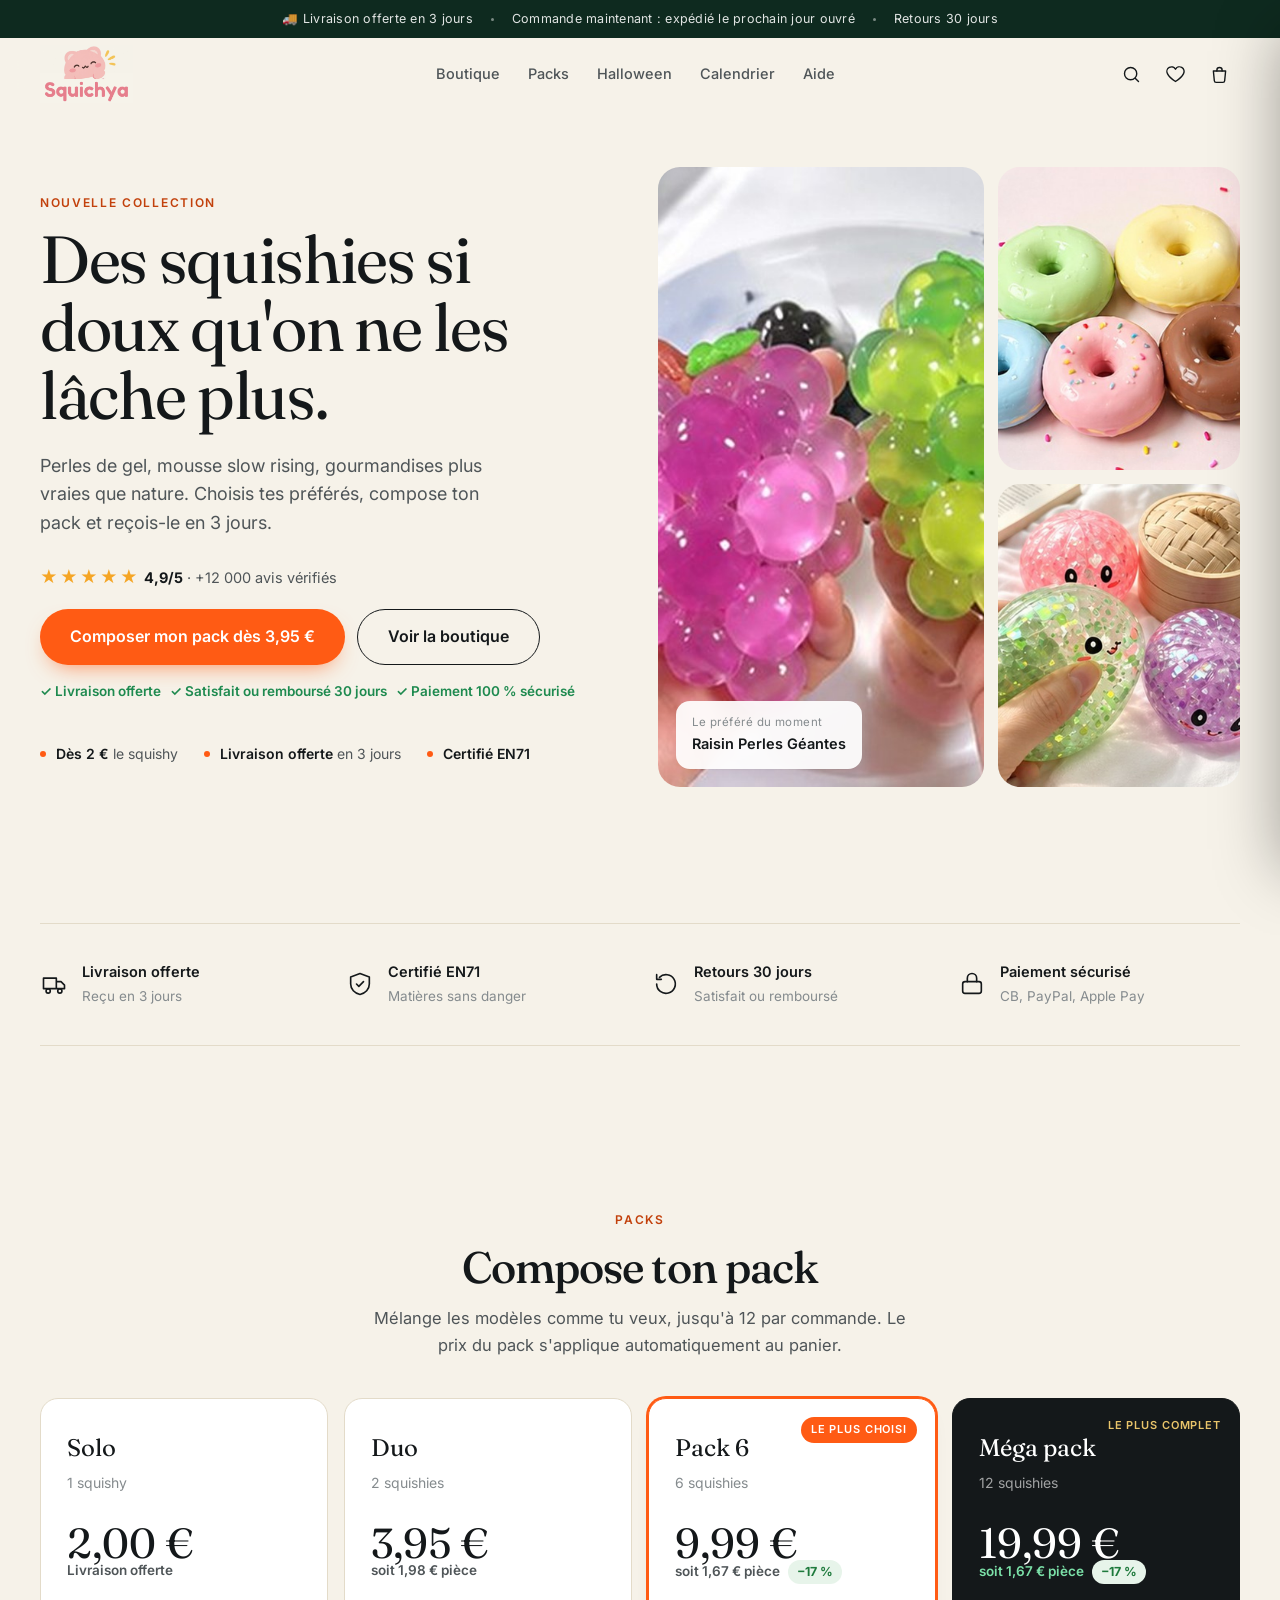
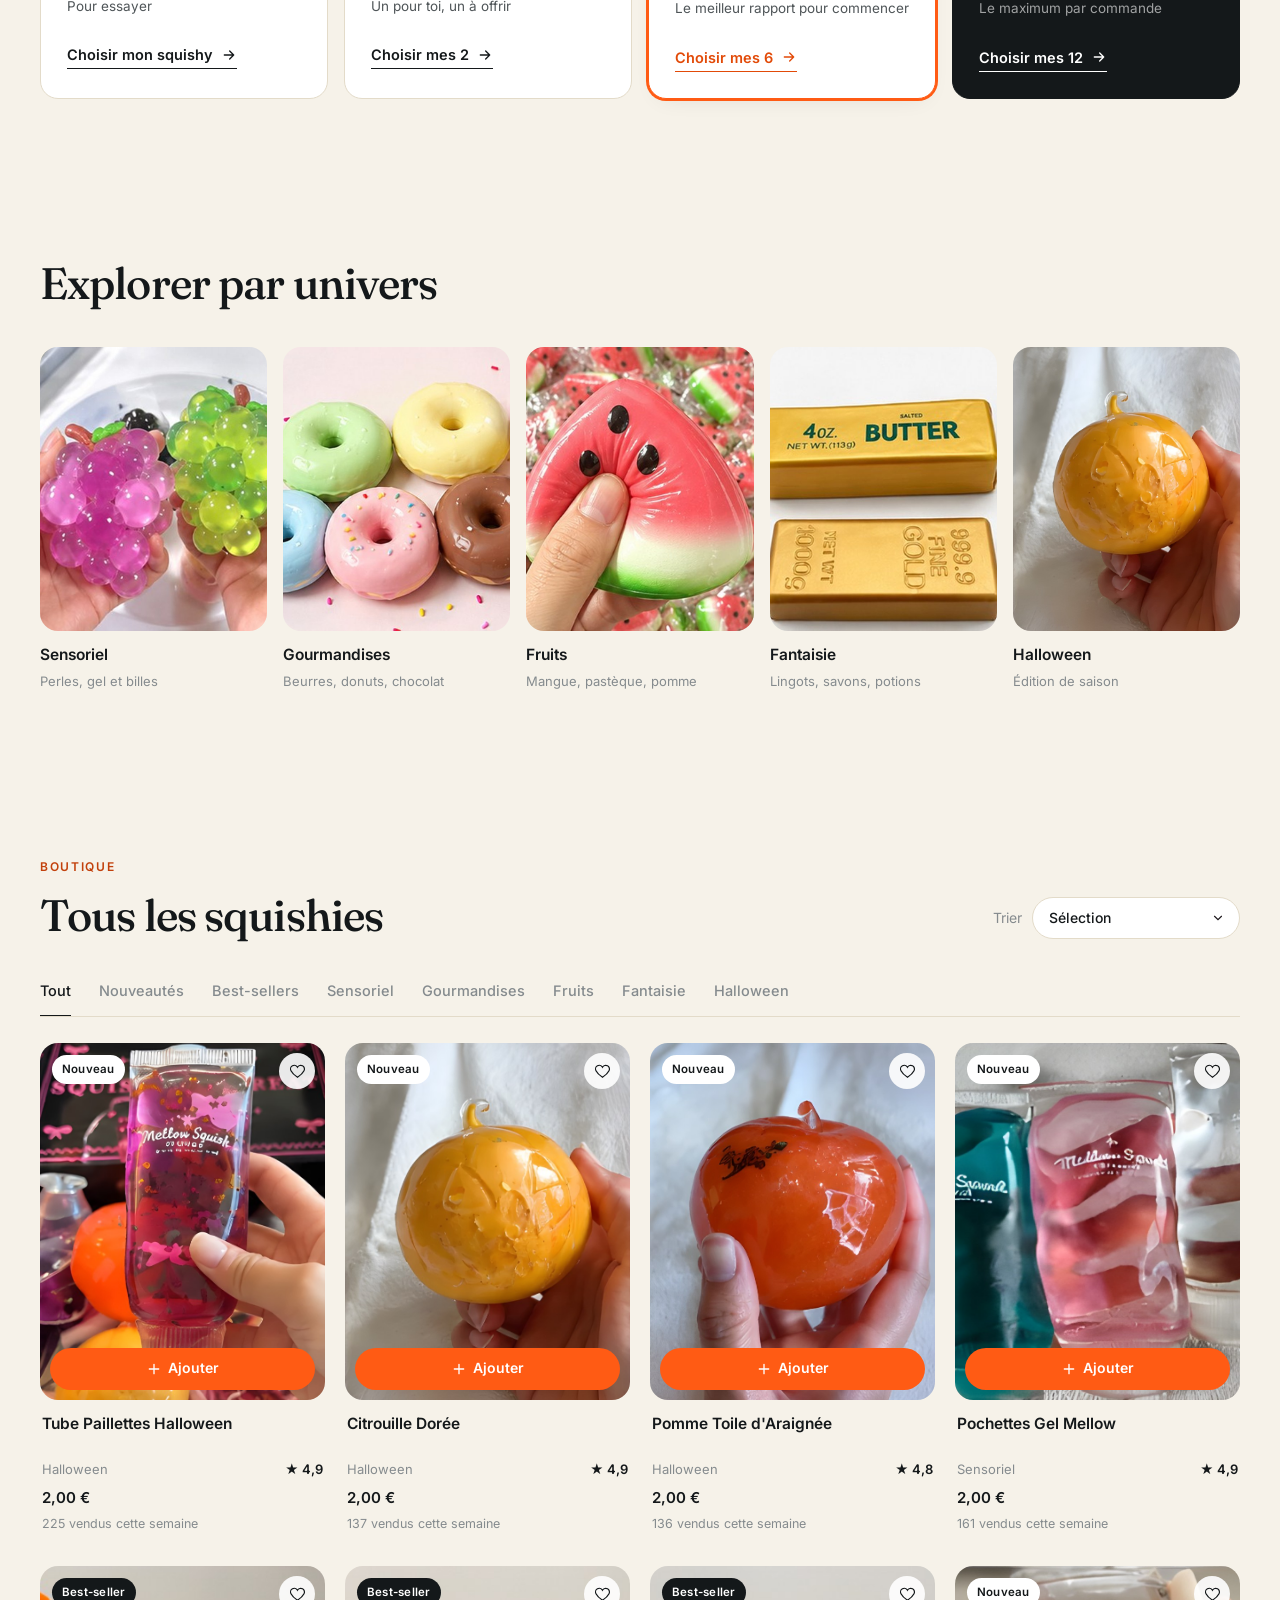
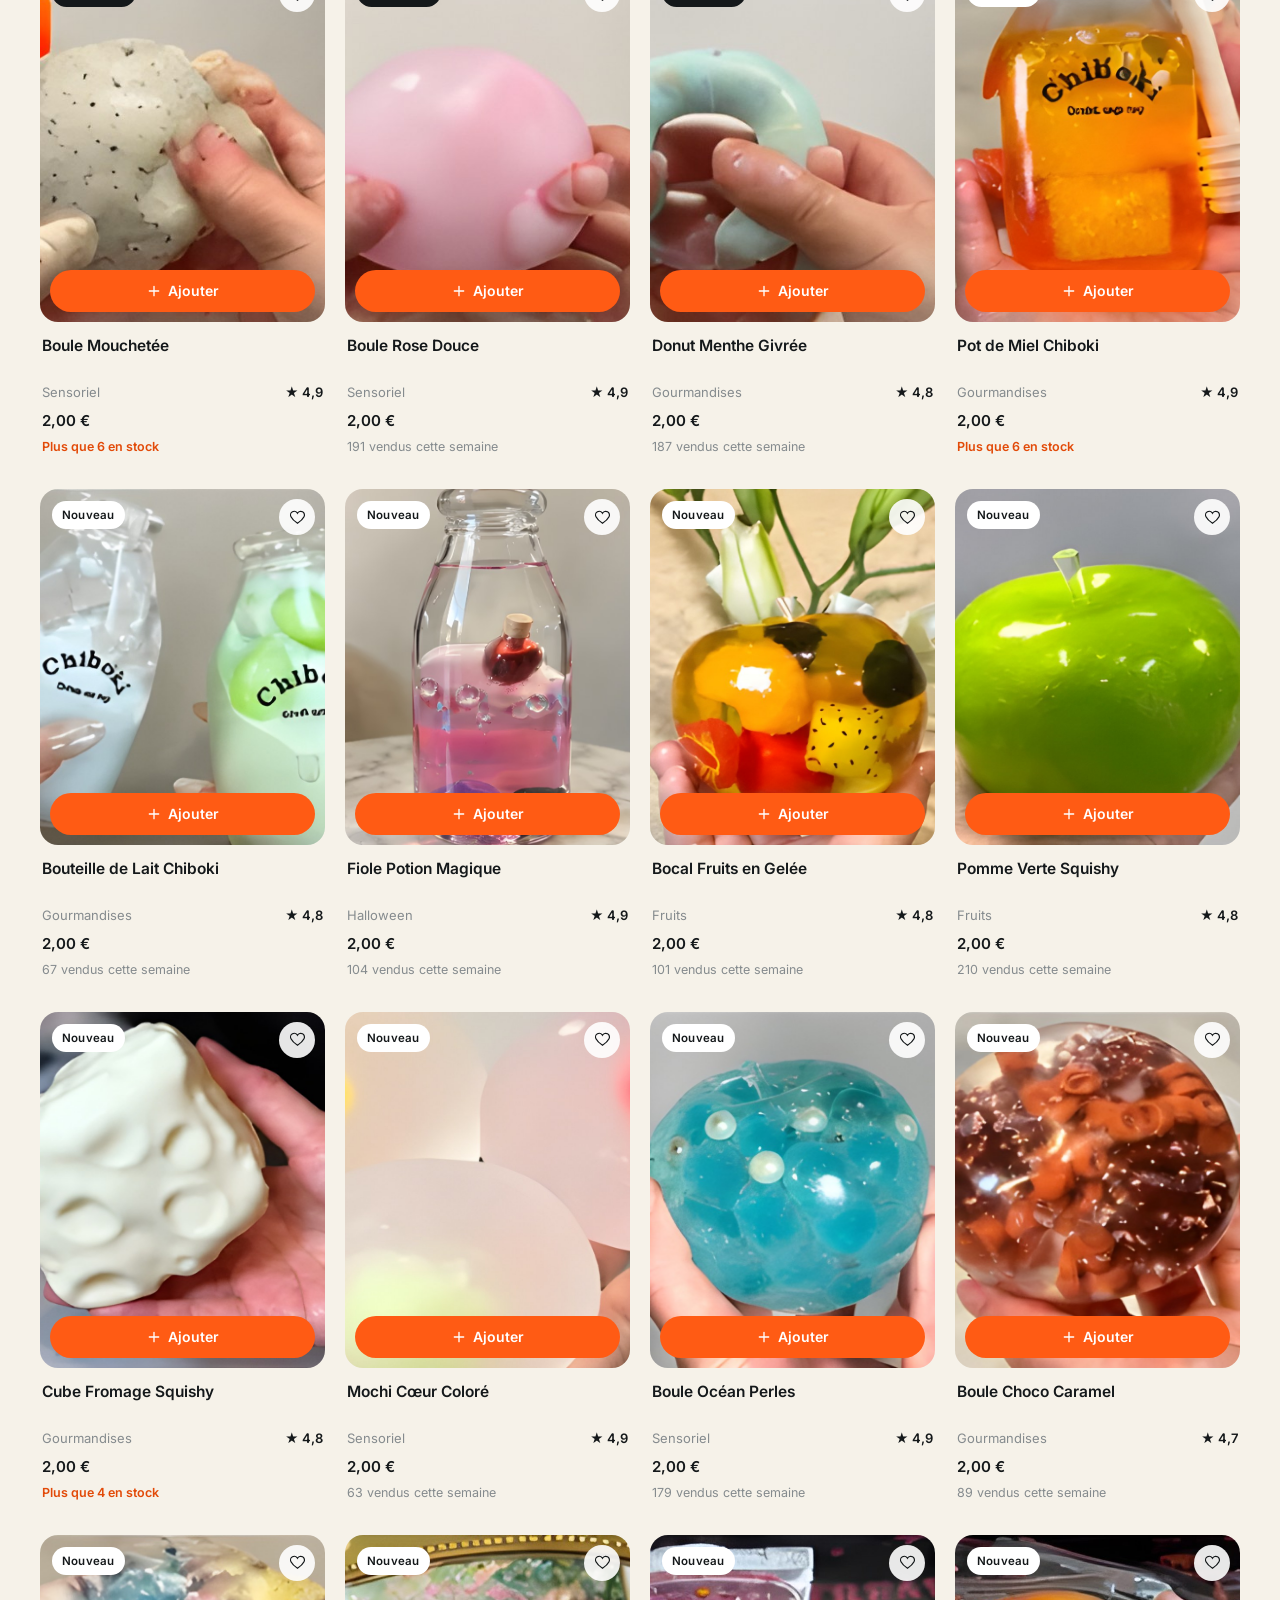
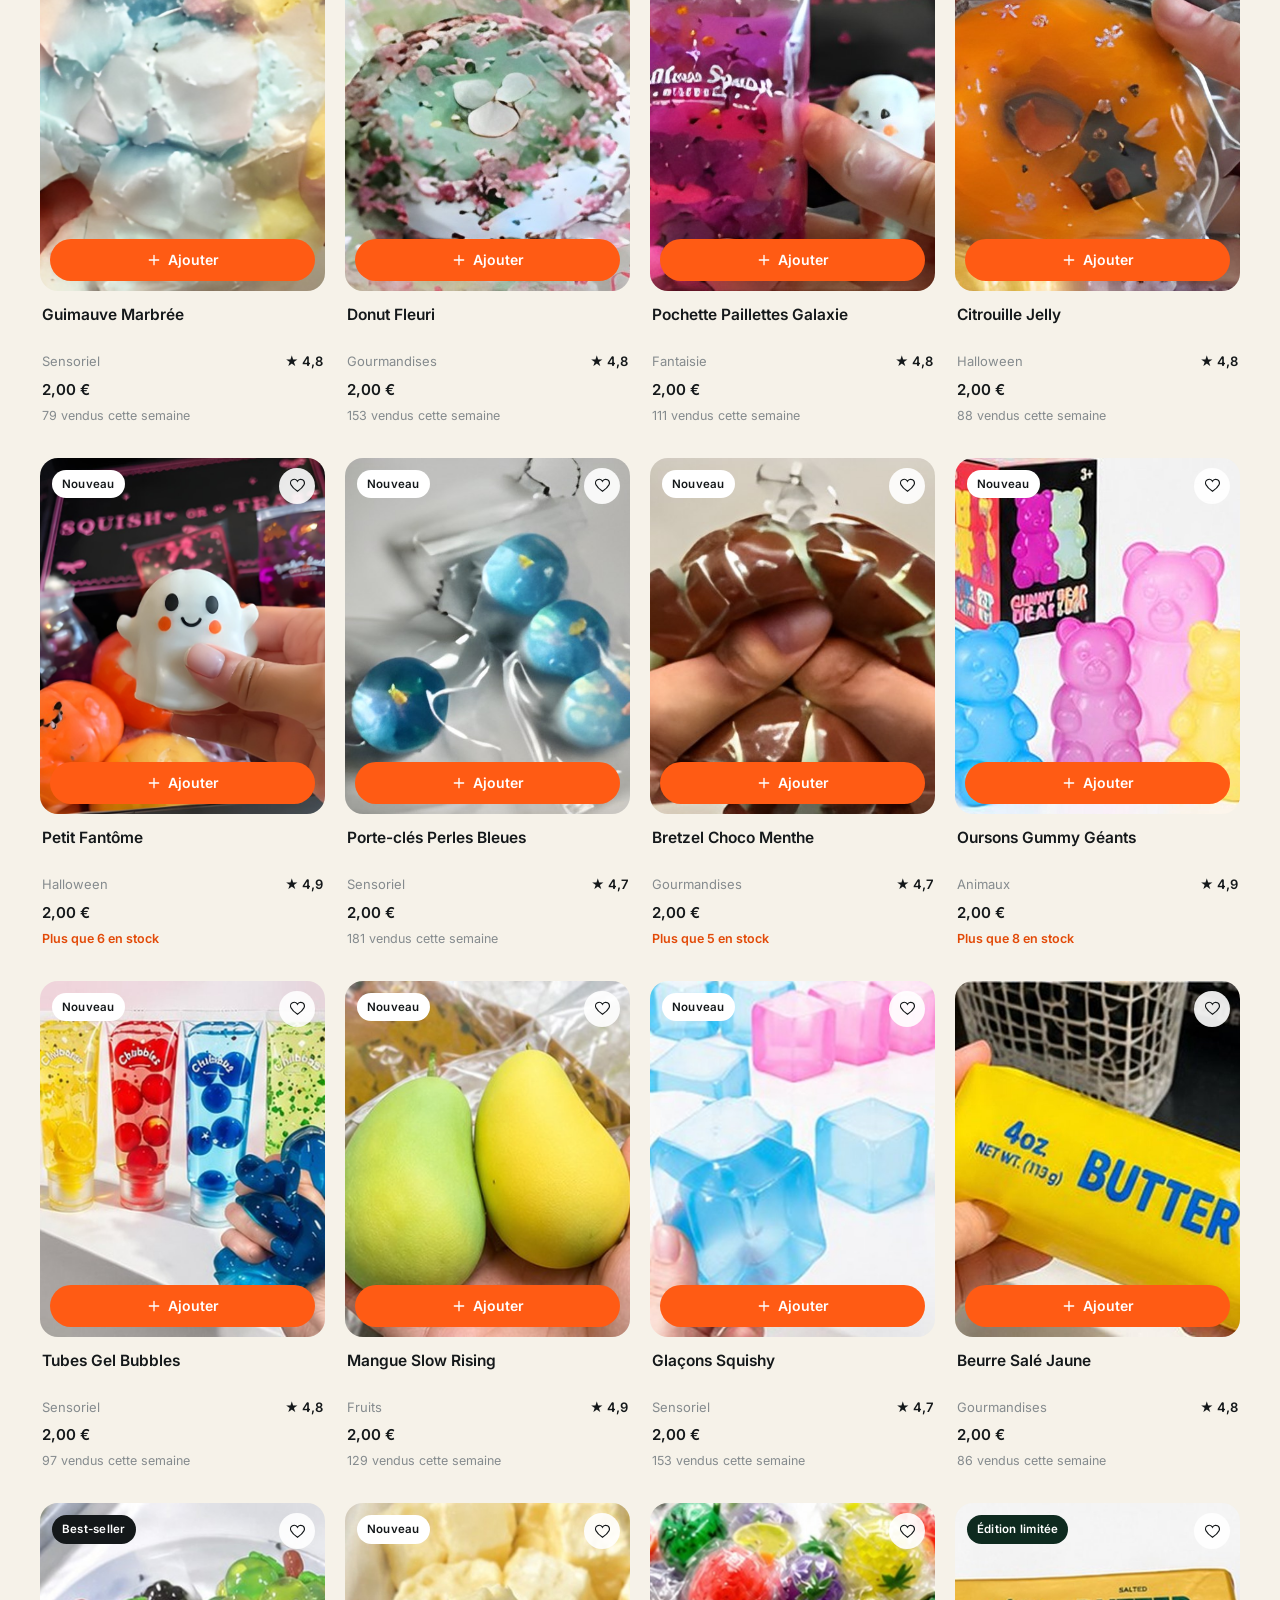
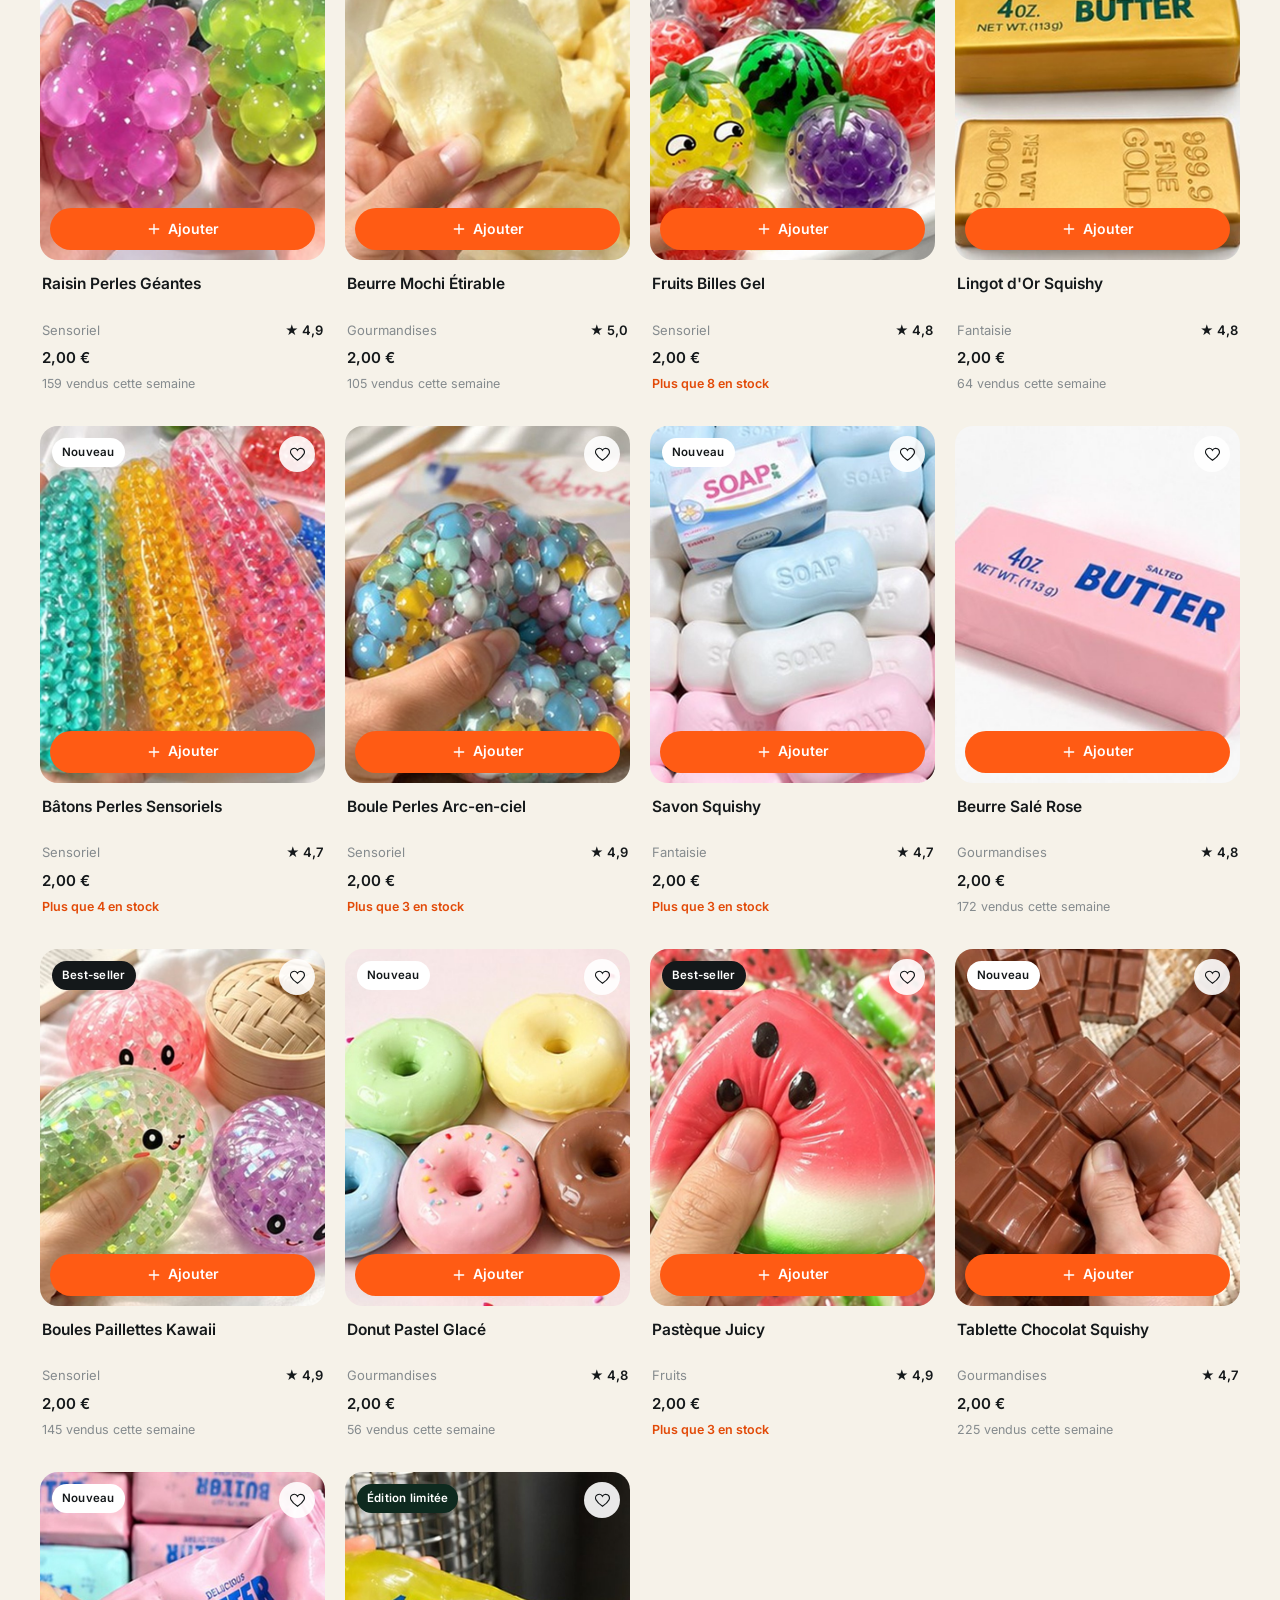
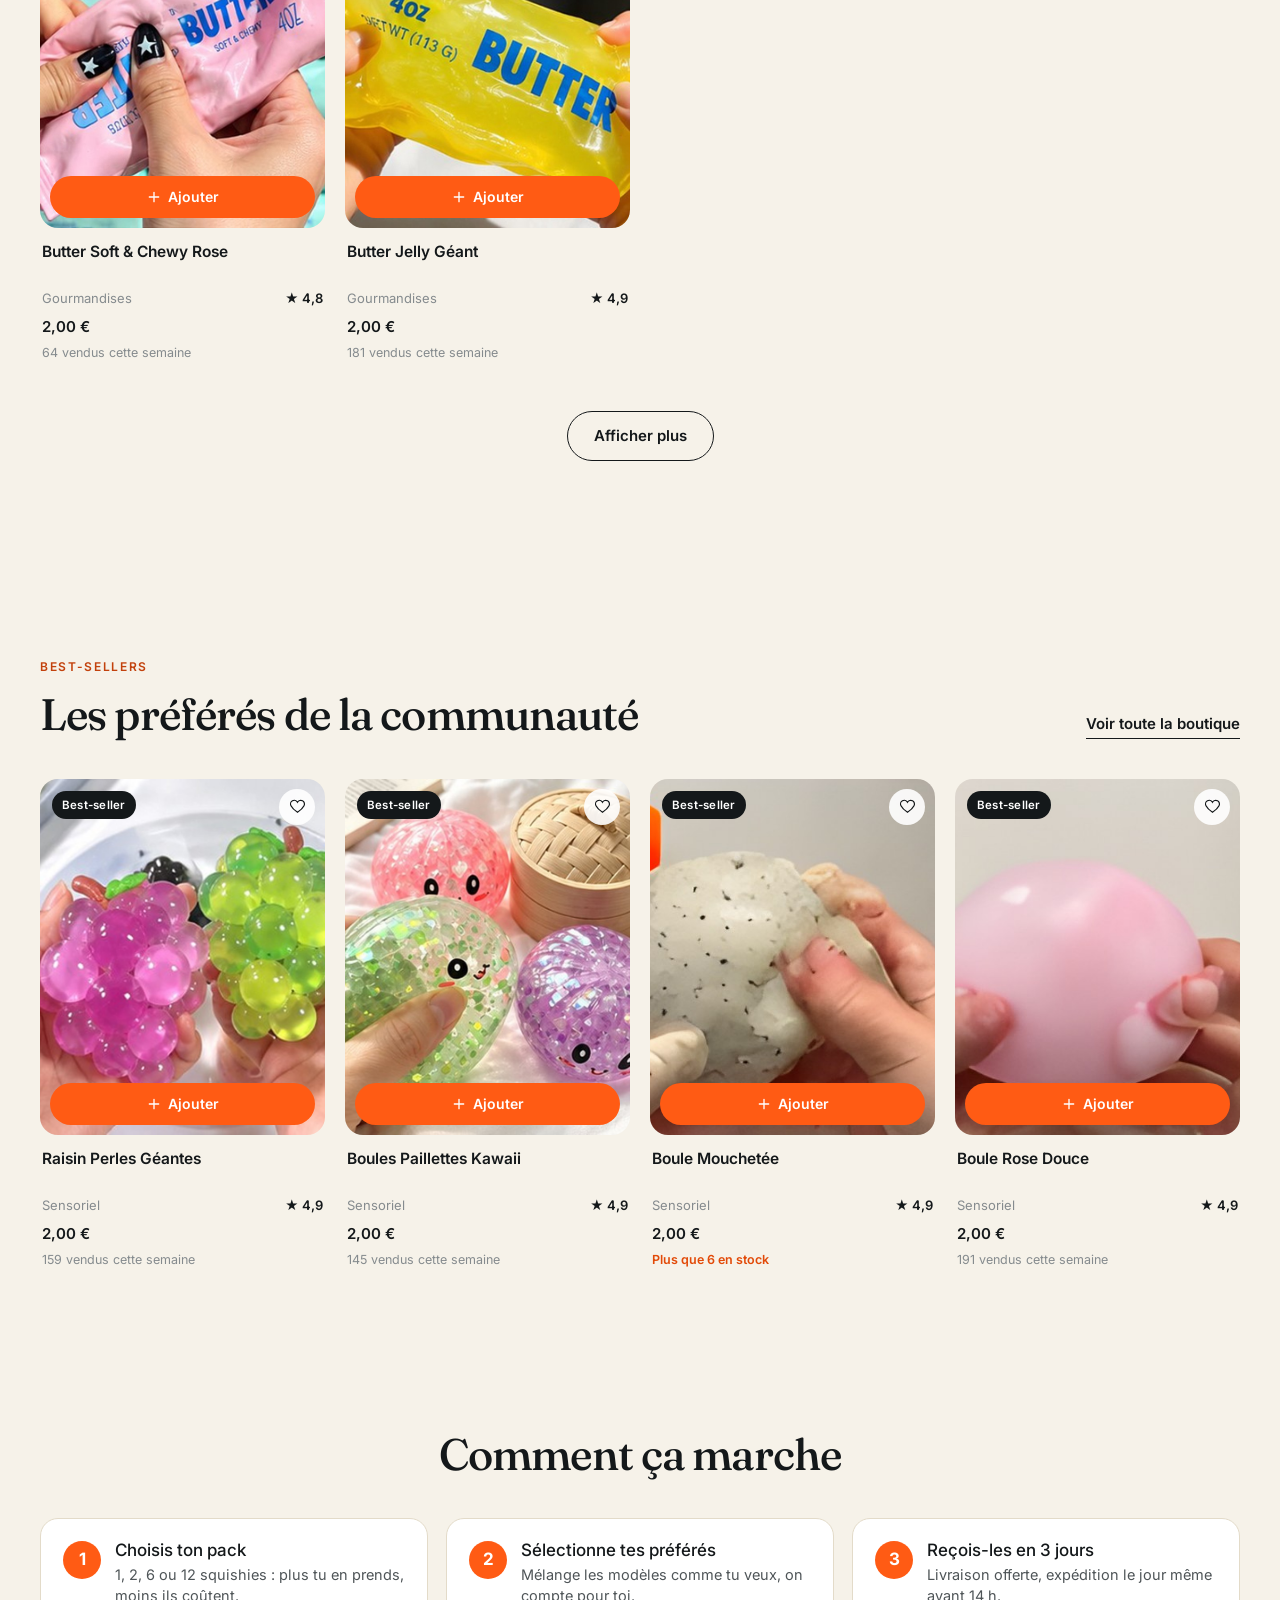
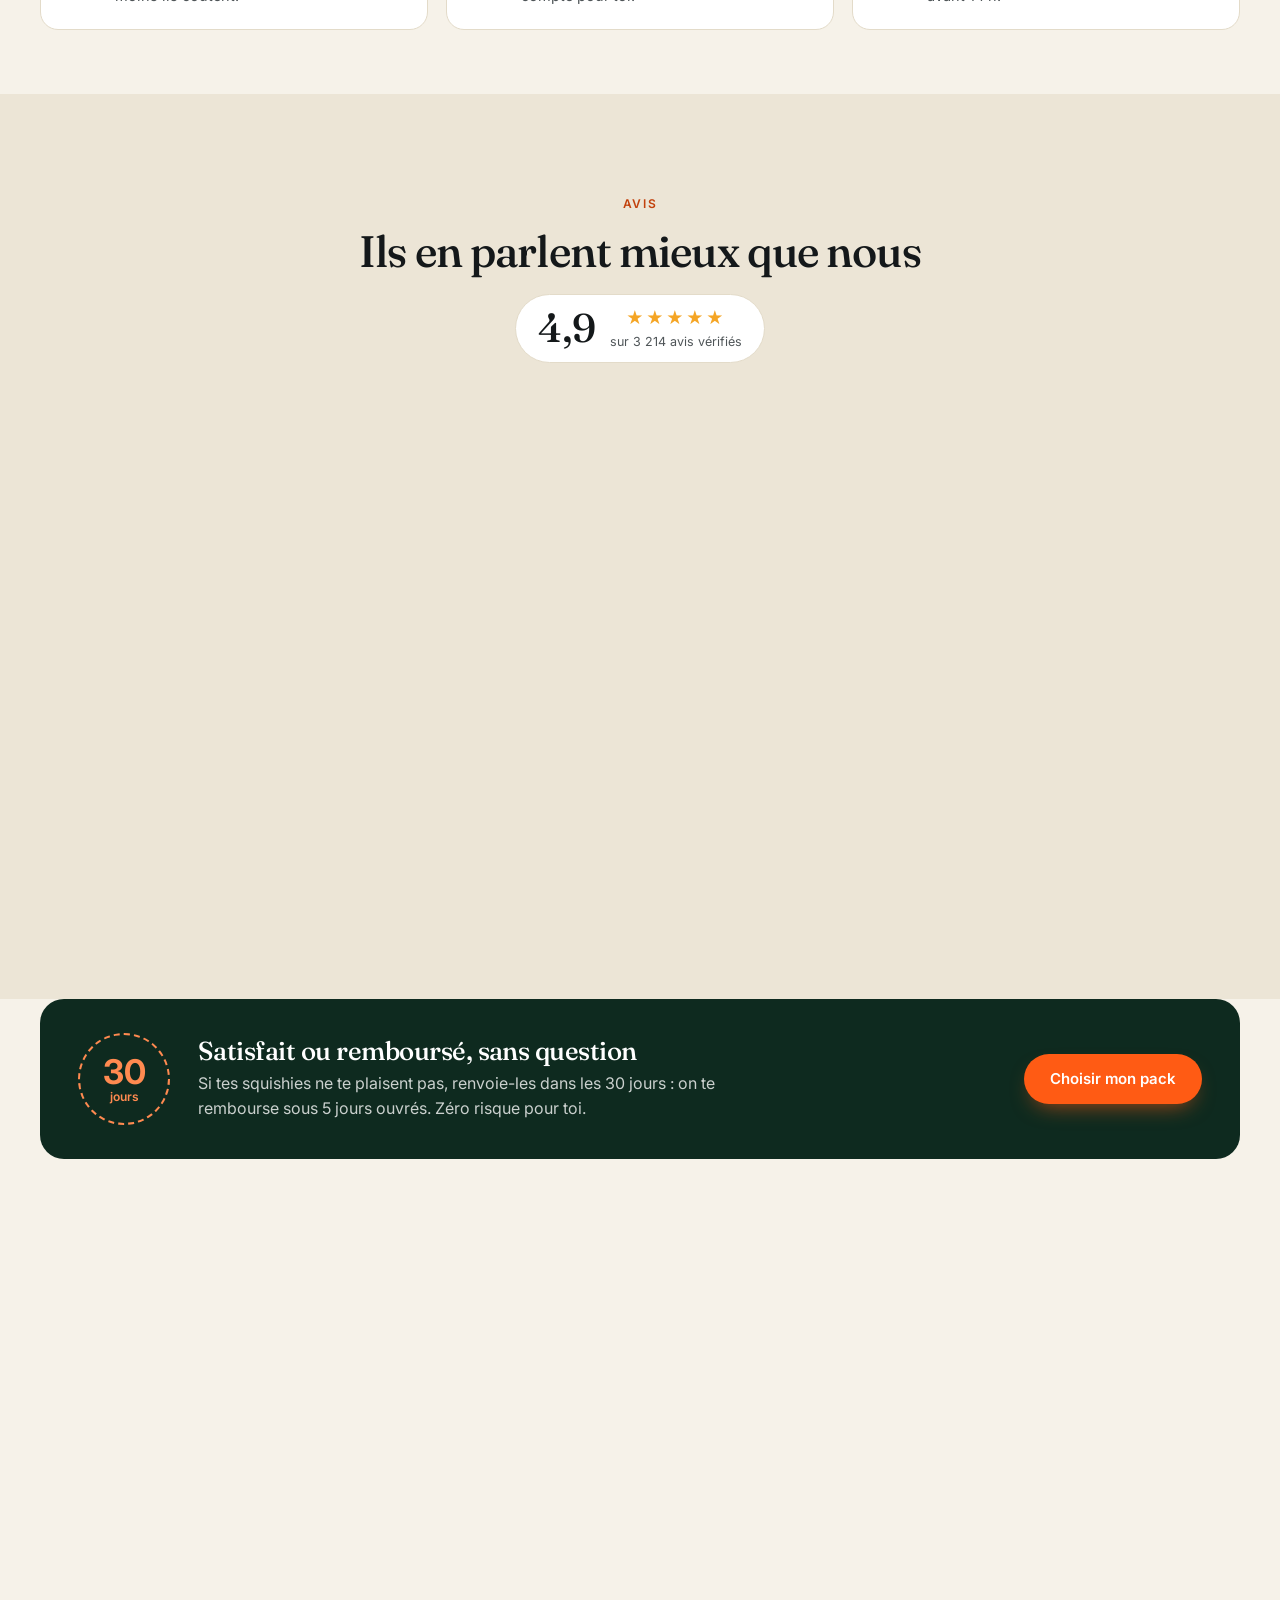
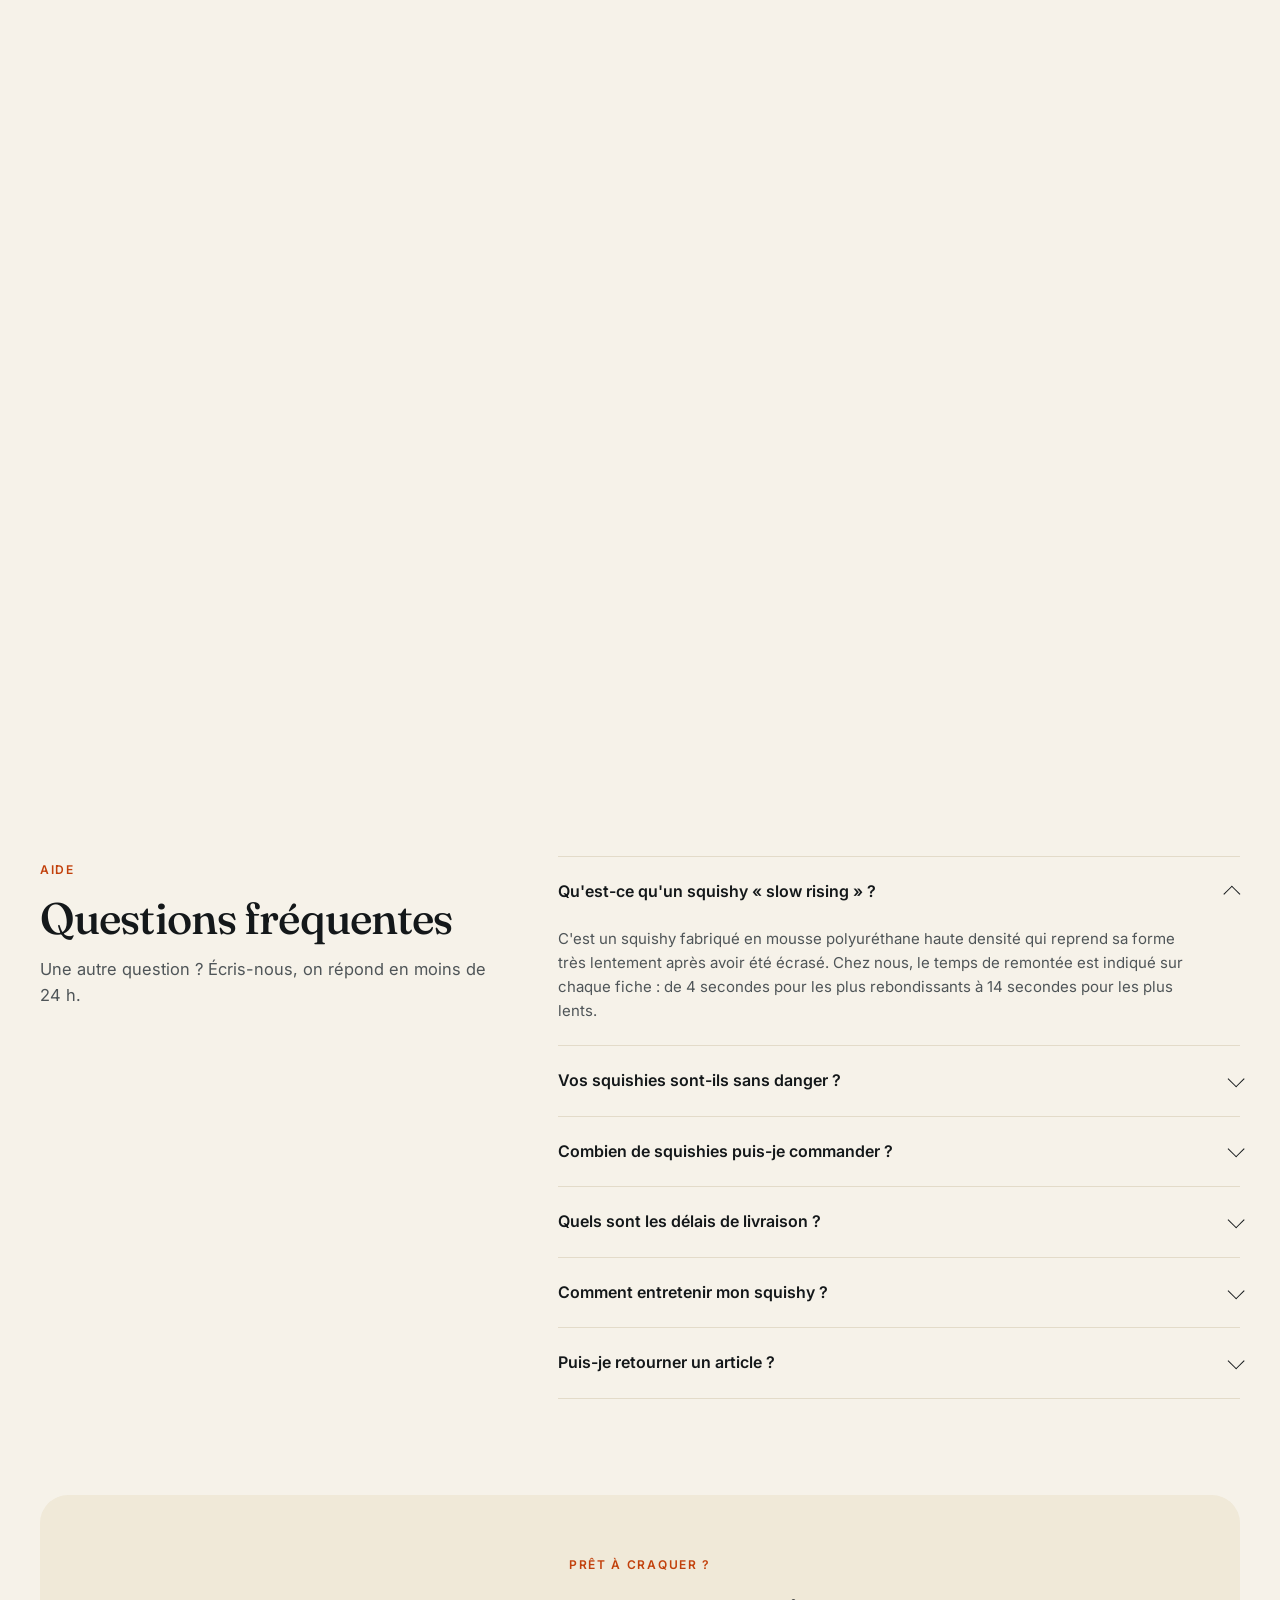
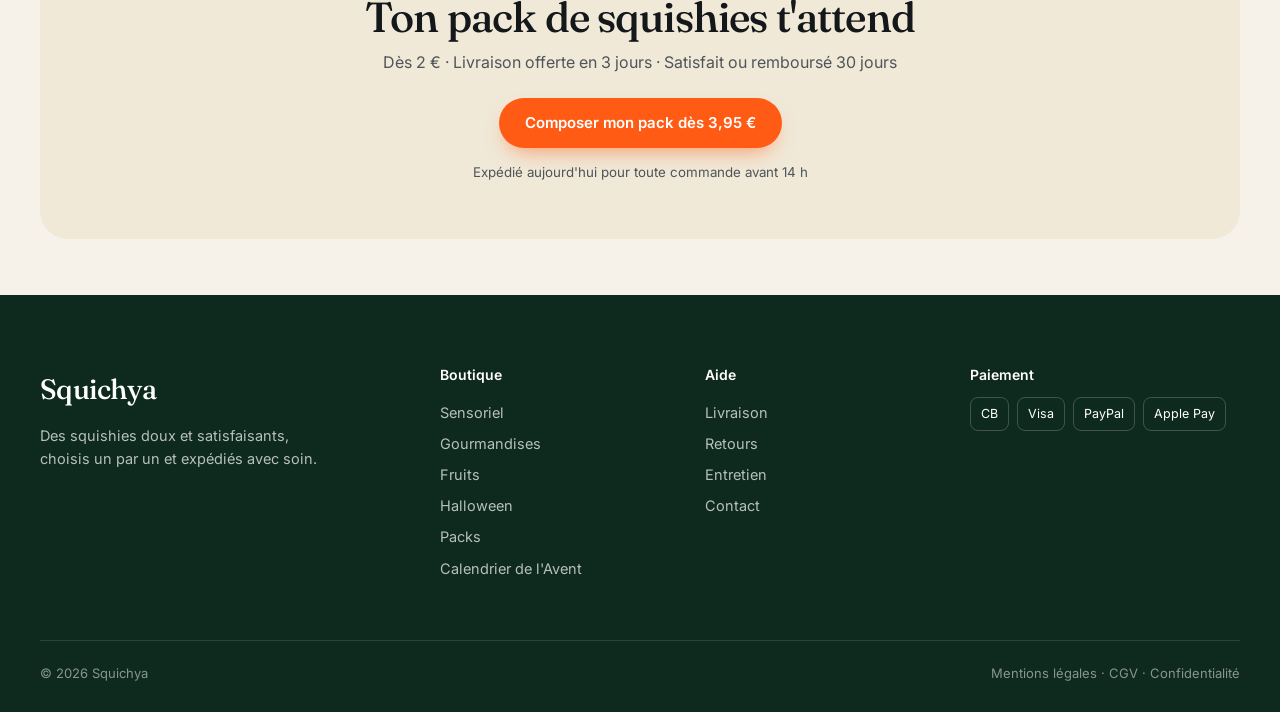
<file: index.html>
<!DOCTYPE html>
<html lang="fr">
<head>
  <meta charset="UTF-8" />
  <meta name="viewport" content="width=device-width, initial-scale=1" />
  <title>Squichya — Squishies sensoriels & slow rising dès 2 €</title>
  <meta name="description" content="Squishies sensoriels, slow rising et gourmands. Dès 2 € le squishy, packs de 2, 6 ou 12, livraison offerte en 3 jours." />
  <link rel="icon" href="data:image/svg+xml,<svg xmlns='http://www.w3.org/2000/svg' viewBox='0 0 100 100'><circle cx='50' cy='54' r='38' fill='%23FF5B14'/><path d='M50 18c6-10 18-12 24-8-4 8-14 12-24 8z' fill='%2389B87A'/></svg>" />
  <link rel="preconnect" href="https://fonts.googleapis.com" />
  <link rel="preconnect" href="https://fonts.gstatic.com" crossorigin />
  <link href="https://fonts.googleapis.com/css2?family=Fraunces:opsz,wght@9..144,400;9..144,500;9..144,600&family=Inter:wght@400;500;600;700&display=swap" rel="stylesheet" />
  <script>document.documentElement.classList.add("js")</script>
  <link rel="stylesheet" href="css/style.css" />
  <link rel="stylesheet" href="css/cro.css" />
</head>
<body>

  <div class="announce">
    <div class="container announce-inner">
      <span>🚚 Livraison offerte en 3 jours</span>
      <span class="sep"></span>
      <span id="shipTimer">Commande avant 14 h : expédié aujourd'hui</span>
      <span class="sep hide-sm"></span>
      <span class="hide-sm">Retours 30 jours</span>
    </div>
  </div>

  <header class="header" id="header">
    <div class="container header-inner">
      <button class="icon-btn burger" id="burger" aria-label="Menu">
        <svg viewBox="0 0 24 24"><path d="M4 7h16M4 12h16M4 17h16"/></svg>
      </button>

      <nav class="nav" id="nav">
        <a href="#boutique">Boutique</a>
        <a href="#packs">Packs</a>
        <a href="#halloween">Halloween</a>
        <a href="#calendrier">Calendrier</a>
        <a href="#faq">Aide</a>
      </nav>

      <a href="#top" class="logo" aria-label="Squichya, accueil"><img src="images/logo.png" alt="Squichya" /></a>

      <div class="header-actions">
        <a href="#boutique" class="shop-pill">Boutique</a>
        <div class="search" id="search">
          <button class="icon-btn" id="searchBtn" aria-label="Rechercher">
            <svg viewBox="0 0 24 24"><circle cx="11" cy="11" r="7"/><path d="m20 20-3.5-3.5"/></svg>
          </button>
          <div class="search-panel" id="searchPanel">
            <input type="search" id="searchInput" placeholder="Rechercher un squishy" autocomplete="off" aria-label="Rechercher un squishy" />
            <div class="search-results" id="searchResults"></div>
          </div>
        </div>
        <button class="icon-btn" id="wishBtn" aria-label="Favoris">
          <svg viewBox="0 0 24 24"><path d="M12 20s-7-4.4-9.2-9A5 5 0 0 1 12 6a5 5 0 0 1 9.2 5C19 15.6 12 20 12 20z"/></svg>
          <span class="bubble" id="wishCount">0</span>
        </button>
        <button class="icon-btn" id="cartBtn" aria-label="Panier">
          <svg viewBox="0 0 24 24"><path d="M5 8h14l-1.1 11.1a2 2 0 0 1-2 1.9H8.1a2 2 0 0 1-2-1.9L5 8z"/><path d="M9 8V7a3 3 0 0 1 6 0v1"/></svg>
          <span class="bubble" id="cartCount">0</span>
        </button>
      </div>
    </div>
  </header>

  <main id="top">

    <!-- HERO -->
    <section class="hero">
      <div class="container hero-inner">
        <div class="hero-copy">
          <span class="kicker">Nouvelle collection</span>
          <h1>Des squishies si doux qu'on ne les lâche plus.</h1>
          <p class="lead">Perles de gel, mousse slow rising, gourmandises plus vraies que nature. Choisis tes préférés, compose ton pack et reçois-le en 3 jours.</p>
          <div class="hero-rating"><span class="stars-big">★★★★★</span> <b>4,9/5</b> · <span id="heroReviews">+12 000</span> avis vérifiés</div>
          <div class="hero-cta">
            <a href="#packs" class="btn btn-cta">Composer mon pack dès 3,95 €</a>
            <a href="#boutique" class="btn btn-outline">Voir la boutique</a>
          </div>
          <p class="hero-micro">✓ Livraison offerte &nbsp; ✓ Satisfait ou remboursé 30 jours &nbsp; ✓ Paiement 100 % sécurisé</p>
          <ul class="hero-proof">
            <li><b>Dès 2 €</b> le squishy</li>
            <li><b>Livraison offerte</b> en 3 jours</li>
            <li><b>Certifié EN71</b></li>
          </ul>
        </div>
        <div class="hero-media">
          <figure class="hm hm-1"><img src="images/raisin-perles.jpg" alt="Raisin Perles Géantes" /></figure>
          <figure class="hm hm-2"><img src="images/donuts-pastel.jpg" alt="Donut Pastel Glacé" /></figure>
          <figure class="hm hm-3"><img src="images/boules-paillettes.jpg" alt="Boules Paillettes Kawaii" /></figure>
          <div class="hero-tag"><span>Le préféré du moment</span><b>Raisin Perles Géantes</b></div>
        </div>
      </div>
    </section>

    <!-- RÉASSURANCE -->
    <section class="section section-tight">
      <div class="container perks">
        <div class="perk">
          <svg viewBox="0 0 24 24"><path d="M3 7h11v9H3zM14 10h4l3 3v3h-7z"/><circle cx="7" cy="18" r="1.8"/><circle cx="17" cy="18" r="1.8"/></svg>
          <div><b>Livraison offerte</b><span>Reçu en 3 jours</span></div>
        </div>
        <div class="perk">
          <svg viewBox="0 0 24 24"><path d="M12 3 4 6v6c0 4.5 3.4 8 8 9 4.6-1 8-4.5 8-9V6z"/><path d="m9 12 2 2 4-4"/></svg>
          <div><b>Certifié EN71</b><span>Matières sans danger</span></div>
        </div>
        <div class="perk">
          <svg viewBox="0 0 24 24"><path d="M4 12a8 8 0 1 0 2.4-5.7"/><path d="M4 4v4h4"/></svg>
          <div><b>Retours 30 jours</b><span>Satisfait ou remboursé</span></div>
        </div>
        <div class="perk">
          <svg viewBox="0 0 24 24"><rect x="4" y="10" width="16" height="10" rx="2"/><path d="M8 10V7a4 4 0 0 1 8 0v3"/></svg>
          <div><b>Paiement sécurisé</b><span>CB, PayPal, Apple Pay</span></div>
        </div>
      </div>
    </section>

    <!-- PACKS -->
    <section class="section" id="packs">
      <div class="container">
        <div class="section-head center">
          <span class="kicker">Packs</span>
          <h2>Compose ton pack</h2>
          <p>Mélange les modèles comme tu veux, jusqu'à 12 par commande. Le prix du pack s'applique automatiquement au panier.</p>
        </div>
        <div class="packs" id="packGrid"><button class="pack  " data-n="1">
      
      <span class="pack-name">Solo</span>
      <span class="pack-count">1 squishy</span>
      <span class="pack-price">2,00 €</span>
      <span class="pack-sub">Pour essayer</span>
      <span class="pack-cta">Choisir mon squishy <svg viewBox="0 0 24 24"><path d="M5 12h14M13 6l6 6-6 6"></path></svg></span>
    </button><button class="pack  " data-n="2">
      
      <span class="pack-name">Duo</span>
      <span class="pack-count">2 squishies</span>
      <span class="pack-price">3,95 €</span>
      <span class="pack-sub">Un pour toi, un à offrir</span>
      <span class="pack-cta">Choisir mes 2 <svg viewBox="0 0 24 24"><path d="M5 12h14M13 6l6 6-6 6"></path></svg></span>
    </button><button class="pack  pop" data-n="6">
      <span class="pack-flag pop">Le plus choisi</span>
      <span class="pack-name">Pack 6</span>
      <span class="pack-count">6 squishies</span>
      <span class="pack-price">9,99 €</span>
      <span class="pack-sub">Le meilleur rapport pour commencer</span>
      <span class="pack-cta">Choisir mes 6 <svg viewBox="0 0 24 24"><path d="M5 12h14M13 6l6 6-6 6"></path></svg></span>
    </button><button class="pack hot " data-n="12">
      <span class="pack-flag">Le plus complet</span>
      <span class="pack-name">Méga pack</span>
      <span class="pack-count">12 squishies</span>
      <span class="pack-price">19,99 €</span>
      <span class="pack-sub">Le maximum par commande</span>
      <span class="pack-cta">Choisir mes 12 <svg viewBox="0 0 24 24"><path d="M5 12h14M13 6l6 6-6 6"></path></svg></span>
    </button></div>
      </div>
    </section>

    <!-- UNIVERS -->
    <section class="section section-tight">
      <div class="container">
        <div class="section-head">
          <h2>Explorer par univers</h2>
        </div>
        <div class="universes" id="universes">
    <button class="universe" data-i="0">
      <span class="universe-media"><img class="" src="images/raisin-perles.jpg" alt="Raisin Perles Géantes" loading="lazy" decoding="async" draggable="false"></span>
      <span class="universe-label"><b>Sensoriel</b><small>Perles, gel et billes</small></span>
    </button>
    <button class="universe" data-i="1">
      <span class="universe-media"><img class="" src="images/donuts-pastel.jpg" alt="Donut Pastel Glacé" loading="lazy" decoding="async" draggable="false"></span>
      <span class="universe-label"><b>Gourmandises</b><small>Beurres, donuts, chocolat</small></span>
    </button>
    <button class="universe" data-i="2">
      <span class="universe-media"><img class="" src="images/pasteque-juicy.jpg" alt="Pastèque Juicy" loading="lazy" decoding="async" draggable="false"></span>
      <span class="universe-label"><b>Fruits</b><small>Mangue, pastèque, pomme</small></span>
    </button>
    <button class="universe" data-i="3">
      <span class="universe-media"><img class="" src="images/lingot-or.jpg" alt="Lingot d'Or Squishy" loading="lazy" decoding="async" draggable="false"></span>
      <span class="universe-label"><b>Fantaisie</b><small>Lingots, savons, potions</small></span>
    </button>
    <button class="universe" data-i="4">
      <span class="universe-media"><img class="" src="images/citrouille-doree.jpg" alt="Citrouille Dorée" loading="lazy" decoding="async" draggable="false"></span>
      <span class="universe-label"><b>Halloween</b><small>Édition de saison</small></span>
    </button></div>
      </div>
    </section>

    <!-- BOUTIQUE -->
    <section class="section section-shop" id="boutique">
      <div class="container">
        <div class="section-head split">
          <div>
            <span class="kicker">Boutique</span>
            <h2>Tous les squishies</h2>
          </div>
          <label class="sort">
            <span>Trier</span>
            <select id="sortSelect" aria-label="Trier">
              <option value="featured">Sélection</option>
              <option value="new">Nouveautés</option>
              <option value="rating">Mieux notés</option>
              <option value="rise">Remontée la plus lente</option>
            </select>
          </label>
        </div>
        <div class="tabs" id="chips" role="tablist"><button class="tab active" data-i="0" role="tab" aria-selected="true">Tout</button><button class="tab " data-i="1" role="tab" aria-selected="false">Nouveautés</button><button class="tab " data-i="2" role="tab" aria-selected="false">Best-sellers</button><button class="tab " data-i="3" role="tab" aria-selected="false">Sensoriel</button><button class="tab " data-i="4" role="tab" aria-selected="false">Gourmandises</button><button class="tab " data-i="5" role="tab" aria-selected="false">Fruits</button><button class="tab " data-i="6" role="tab" aria-selected="false">Fantaisie</button><button class="tab " data-i="7" role="tab" aria-selected="false">Halloween</button></div>
        <p class="results" id="resultsCount"></p>
        <div class="grid" id="productGrid"><article class="card" data-id="tube-paillettes-halloween">
      <div class="card-media">
        <img class="" src="images/tube-paillettes-halloween.jpg" alt="Tube Paillettes Halloween" loading="lazy" decoding="async" draggable="false">
        <span class="badge new">Nouveau</span>
        <button class="wish " data-act="wish" aria-label="Ajouter Tube Paillettes Halloween aux favoris"><svg viewBox="0 0 24 24"><path d="M12 20s-7-4.4-9.2-9A5 5 0 0 1 12 6a5 5 0 0 1 9.2 5C19 15.6 12 20 12 20z"></path></svg></button>
        <button class="quick-add " data-act="add" aria-label="Ajouter Tube Paillettes Halloween au panier"><svg viewBox="0 0 24 24"><path d="M12 5v14M5 12h14"></path></svg><span>Ajouter</span></button>
      </div>
      <div class="card-body">
        <h3>Tube Paillettes Halloween</h3>
        <div class="card-meta"><span>Halloween</span><span class="stars" aria-label="Note 4.9 sur 5">★ 4,9</span></div>
        <div class="card-price">2,00 €</div>
        <div class="card-sold">225 vendus cette semaine</div>
      </div>
    </article><article class="card" data-id="citrouille-doree">
      <div class="card-media">
        <img class="" src="images/citrouille-doree.jpg" alt="Citrouille Dorée" loading="lazy" decoding="async" draggable="false">
        <span class="badge new">Nouveau</span>
        <button class="wish " data-act="wish" aria-label="Ajouter Citrouille Dorée aux favoris"><svg viewBox="0 0 24 24"><path d="M12 20s-7-4.4-9.2-9A5 5 0 0 1 12 6a5 5 0 0 1 9.2 5C19 15.6 12 20 12 20z"></path></svg></button>
        <button class="quick-add " data-act="add" aria-label="Ajouter Citrouille Dorée au panier"><svg viewBox="0 0 24 24"><path d="M12 5v14M5 12h14"></path></svg><span>Ajouter</span></button>
      </div>
      <div class="card-body">
        <h3>Citrouille Dorée</h3>
        <div class="card-meta"><span>Halloween</span><span class="stars" aria-label="Note 4.9 sur 5">★ 4,9</span></div>
        <div class="card-price">2,00 €</div>
        <div class="card-sold">137 vendus cette semaine</div>
      </div>
    </article><article class="card" data-id="pomme-araignee">
      <div class="card-media">
        <img class="" src="images/pomme-araignee.jpg" alt="Pomme Toile d'Araignée" loading="lazy" decoding="async" draggable="false">
        <span class="badge new">Nouveau</span>
        <button class="wish " data-act="wish" aria-label="Ajouter Pomme Toile d'Araignée aux favoris"><svg viewBox="0 0 24 24"><path d="M12 20s-7-4.4-9.2-9A5 5 0 0 1 12 6a5 5 0 0 1 9.2 5C19 15.6 12 20 12 20z"></path></svg></button>
        <button class="quick-add " data-act="add" aria-label="Ajouter Pomme Toile d'Araignée au panier"><svg viewBox="0 0 24 24"><path d="M12 5v14M5 12h14"></path></svg><span>Ajouter</span></button>
      </div>
      <div class="card-body">
        <h3>Pomme Toile d'Araignée</h3>
        <div class="card-meta"><span>Halloween</span><span class="stars" aria-label="Note 4.8 sur 5">★ 4,8</span></div>
        <div class="card-price">2,00 €</div>
        <div class="card-sold">136 vendus cette semaine</div>
      </div>
    </article><article class="card" data-id="pochettes-gel">
      <div class="card-media">
        <img class="" src="images/pochettes-gel.jpg" alt="Pochettes Gel Mellow" loading="lazy" decoding="async" draggable="false">
        <span class="badge new">Nouveau</span>
        <button class="wish " data-act="wish" aria-label="Ajouter Pochettes Gel Mellow aux favoris"><svg viewBox="0 0 24 24"><path d="M12 20s-7-4.4-9.2-9A5 5 0 0 1 12 6a5 5 0 0 1 9.2 5C19 15.6 12 20 12 20z"></path></svg></button>
        <button class="quick-add " data-act="add" aria-label="Ajouter Pochettes Gel Mellow au panier"><svg viewBox="0 0 24 24"><path d="M12 5v14M5 12h14"></path></svg><span>Ajouter</span></button>
      </div>
      <div class="card-body">
        <h3>Pochettes Gel Mellow</h3>
        <div class="card-meta"><span>Sensoriel</span><span class="stars" aria-label="Note 4.9 sur 5">★ 4,9</span></div>
        <div class="card-price">2,00 €</div>
        <div class="card-sold">161 vendus cette semaine</div>
      </div>
    </article><article class="card" data-id="boule-mouchetee">
      <div class="card-media">
        <img class="" src="images/boule-mouchetee.jpg" alt="Boule Mouchetée" loading="lazy" decoding="async" draggable="false">
        <span class="badge best">Best-seller</span>
        <button class="wish " data-act="wish" aria-label="Ajouter Boule Mouchetée aux favoris"><svg viewBox="0 0 24 24"><path d="M12 20s-7-4.4-9.2-9A5 5 0 0 1 12 6a5 5 0 0 1 9.2 5C19 15.6 12 20 12 20z"></path></svg></button>
        <button class="quick-add " data-act="add" aria-label="Ajouter Boule Mouchetée au panier"><svg viewBox="0 0 24 24"><path d="M12 5v14M5 12h14"></path></svg><span>Ajouter</span></button>
      </div>
      <div class="card-body">
        <h3>Boule Mouchetée</h3>
        <div class="card-meta"><span>Sensoriel</span><span class="stars" aria-label="Note 4.9 sur 5">★ 4,9</span></div>
        <div class="card-price">2,00 €</div>
        <div class="card-urgent">Plus que 6 en stock</div>
      </div>
    </article><article class="card" data-id="boule-rose-douce">
      <div class="card-media">
        <img class="" src="images/boule-rose-douce.jpg" alt="Boule Rose Douce" loading="lazy" decoding="async" draggable="false">
        <span class="badge best">Best-seller</span>
        <button class="wish " data-act="wish" aria-label="Ajouter Boule Rose Douce aux favoris"><svg viewBox="0 0 24 24"><path d="M12 20s-7-4.4-9.2-9A5 5 0 0 1 12 6a5 5 0 0 1 9.2 5C19 15.6 12 20 12 20z"></path></svg></button>
        <button class="quick-add " data-act="add" aria-label="Ajouter Boule Rose Douce au panier"><svg viewBox="0 0 24 24"><path d="M12 5v14M5 12h14"></path></svg><span>Ajouter</span></button>
      </div>
      <div class="card-body">
        <h3>Boule Rose Douce</h3>
        <div class="card-meta"><span>Sensoriel</span><span class="stars" aria-label="Note 4.9 sur 5">★ 4,9</span></div>
        <div class="card-price">2,00 €</div>
        <div class="card-sold">191 vendus cette semaine</div>
      </div>
    </article><article class="card" data-id="donut-menthe">
      <div class="card-media">
        <img class="" src="images/donut-menthe.jpg" alt="Donut Menthe Givrée" loading="lazy" decoding="async" draggable="false">
        <span class="badge best">Best-seller</span>
        <button class="wish " data-act="wish" aria-label="Ajouter Donut Menthe Givrée aux favoris"><svg viewBox="0 0 24 24"><path d="M12 20s-7-4.4-9.2-9A5 5 0 0 1 12 6a5 5 0 0 1 9.2 5C19 15.6 12 20 12 20z"></path></svg></button>
        <button class="quick-add " data-act="add" aria-label="Ajouter Donut Menthe Givrée au panier"><svg viewBox="0 0 24 24"><path d="M12 5v14M5 12h14"></path></svg><span>Ajouter</span></button>
      </div>
      <div class="card-body">
        <h3>Donut Menthe Givrée</h3>
        <div class="card-meta"><span>Gourmandises</span><span class="stars" aria-label="Note 4.8 sur 5">★ 4,8</span></div>
        <div class="card-price">2,00 €</div>
        <div class="card-sold">187 vendus cette semaine</div>
      </div>
    </article><article class="card" data-id="pot-miel-chiboki">
      <div class="card-media">
        <img class="" src="images/pot-miel-chiboki.jpg" alt="Pot de Miel Chiboki" loading="lazy" decoding="async" draggable="false">
        <span class="badge new">Nouveau</span>
        <button class="wish " data-act="wish" aria-label="Ajouter Pot de Miel Chiboki aux favoris"><svg viewBox="0 0 24 24"><path d="M12 20s-7-4.4-9.2-9A5 5 0 0 1 12 6a5 5 0 0 1 9.2 5C19 15.6 12 20 12 20z"></path></svg></button>
        <button class="quick-add " data-act="add" aria-label="Ajouter Pot de Miel Chiboki au panier"><svg viewBox="0 0 24 24"><path d="M12 5v14M5 12h14"></path></svg><span>Ajouter</span></button>
      </div>
      <div class="card-body">
        <h3>Pot de Miel Chiboki</h3>
        <div class="card-meta"><span>Gourmandises</span><span class="stars" aria-label="Note 4.9 sur 5">★ 4,9</span></div>
        <div class="card-price">2,00 €</div>
        <div class="card-urgent">Plus que 6 en stock</div>
      </div>
    </article><article class="card" data-id="lait-chiboki">
      <div class="card-media">
        <img class="" src="images/lait-chiboki.jpg" alt="Bouteille de Lait Chiboki" loading="lazy" decoding="async" draggable="false">
        <span class="badge new">Nouveau</span>
        <button class="wish " data-act="wish" aria-label="Ajouter Bouteille de Lait Chiboki aux favoris"><svg viewBox="0 0 24 24"><path d="M12 20s-7-4.4-9.2-9A5 5 0 0 1 12 6a5 5 0 0 1 9.2 5C19 15.6 12 20 12 20z"></path></svg></button>
        <button class="quick-add " data-act="add" aria-label="Ajouter Bouteille de Lait Chiboki au panier"><svg viewBox="0 0 24 24"><path d="M12 5v14M5 12h14"></path></svg><span>Ajouter</span></button>
      </div>
      <div class="card-body">
        <h3>Bouteille de Lait Chiboki</h3>
        <div class="card-meta"><span>Gourmandises</span><span class="stars" aria-label="Note 4.8 sur 5">★ 4,8</span></div>
        <div class="card-price">2,00 €</div>
        <div class="card-sold">67 vendus cette semaine</div>
      </div>
    </article><article class="card" data-id="fiole-potion">
      <div class="card-media">
        <img class="" src="images/fiole-potion.jpg" alt="Fiole Potion Magique" loading="lazy" decoding="async" draggable="false">
        <span class="badge new">Nouveau</span>
        <button class="wish " data-act="wish" aria-label="Ajouter Fiole Potion Magique aux favoris"><svg viewBox="0 0 24 24"><path d="M12 20s-7-4.4-9.2-9A5 5 0 0 1 12 6a5 5 0 0 1 9.2 5C19 15.6 12 20 12 20z"></path></svg></button>
        <button class="quick-add " data-act="add" aria-label="Ajouter Fiole Potion Magique au panier"><svg viewBox="0 0 24 24"><path d="M12 5v14M5 12h14"></path></svg><span>Ajouter</span></button>
      </div>
      <div class="card-body">
        <h3>Fiole Potion Magique</h3>
        <div class="card-meta"><span>Halloween</span><span class="stars" aria-label="Note 4.9 sur 5">★ 4,9</span></div>
        <div class="card-price">2,00 €</div>
        <div class="card-sold">104 vendus cette semaine</div>
      </div>
    </article><article class="card" data-id="bocal-fruits-gelee">
      <div class="card-media">
        <img class="" src="images/bocal-fruits-gelee.jpg" alt="Bocal Fruits en Gelée" loading="lazy" decoding="async" draggable="false">
        <span class="badge new">Nouveau</span>
        <button class="wish " data-act="wish" aria-label="Ajouter Bocal Fruits en Gelée aux favoris"><svg viewBox="0 0 24 24"><path d="M12 20s-7-4.4-9.2-9A5 5 0 0 1 12 6a5 5 0 0 1 9.2 5C19 15.6 12 20 12 20z"></path></svg></button>
        <button class="quick-add " data-act="add" aria-label="Ajouter Bocal Fruits en Gelée au panier"><svg viewBox="0 0 24 24"><path d="M12 5v14M5 12h14"></path></svg><span>Ajouter</span></button>
      </div>
      <div class="card-body">
        <h3>Bocal Fruits en Gelée</h3>
        <div class="card-meta"><span>Fruits</span><span class="stars" aria-label="Note 4.8 sur 5">★ 4,8</span></div>
        <div class="card-price">2,00 €</div>
        <div class="card-sold">101 vendus cette semaine</div>
      </div>
    </article><article class="card" data-id="pomme-verte">
      <div class="card-media">
        <img class="" src="images/pomme-verte.jpg" alt="Pomme Verte Squishy" loading="lazy" decoding="async" draggable="false">
        <span class="badge new">Nouveau</span>
        <button class="wish " data-act="wish" aria-label="Ajouter Pomme Verte Squishy aux favoris"><svg viewBox="0 0 24 24"><path d="M12 20s-7-4.4-9.2-9A5 5 0 0 1 12 6a5 5 0 0 1 9.2 5C19 15.6 12 20 12 20z"></path></svg></button>
        <button class="quick-add " data-act="add" aria-label="Ajouter Pomme Verte Squishy au panier"><svg viewBox="0 0 24 24"><path d="M12 5v14M5 12h14"></path></svg><span>Ajouter</span></button>
      </div>
      <div class="card-body">
        <h3>Pomme Verte Squishy</h3>
        <div class="card-meta"><span>Fruits</span><span class="stars" aria-label="Note 4.8 sur 5">★ 4,8</span></div>
        <div class="card-price">2,00 €</div>
        <div class="card-sold">210 vendus cette semaine</div>
      </div>
    </article><article class="card" data-id="cube-fromage">
      <div class="card-media">
        <img class="" src="images/cube-fromage.jpg" alt="Cube Fromage Squishy" loading="lazy" decoding="async" draggable="false">
        <span class="badge new">Nouveau</span>
        <button class="wish " data-act="wish" aria-label="Ajouter Cube Fromage Squishy aux favoris"><svg viewBox="0 0 24 24"><path d="M12 20s-7-4.4-9.2-9A5 5 0 0 1 12 6a5 5 0 0 1 9.2 5C19 15.6 12 20 12 20z"></path></svg></button>
        <button class="quick-add " data-act="add" aria-label="Ajouter Cube Fromage Squishy au panier"><svg viewBox="0 0 24 24"><path d="M12 5v14M5 12h14"></path></svg><span>Ajouter</span></button>
      </div>
      <div class="card-body">
        <h3>Cube Fromage Squishy</h3>
        <div class="card-meta"><span>Gourmandises</span><span class="stars" aria-label="Note 4.8 sur 5">★ 4,8</span></div>
        <div class="card-price">2,00 €</div>
        <div class="card-urgent">Plus que 4 en stock</div>
      </div>
    </article><article class="card" data-id="mochi-coeur-colore">
      <div class="card-media">
        <img class="" src="images/mochi-coeur-colore.jpg" alt="Mochi Cœur Coloré" loading="lazy" decoding="async" draggable="false">
        <span class="badge new">Nouveau</span>
        <button class="wish " data-act="wish" aria-label="Ajouter Mochi Cœur Coloré aux favoris"><svg viewBox="0 0 24 24"><path d="M12 20s-7-4.4-9.2-9A5 5 0 0 1 12 6a5 5 0 0 1 9.2 5C19 15.6 12 20 12 20z"></path></svg></button>
        <button class="quick-add " data-act="add" aria-label="Ajouter Mochi Cœur Coloré au panier"><svg viewBox="0 0 24 24"><path d="M12 5v14M5 12h14"></path></svg><span>Ajouter</span></button>
      </div>
      <div class="card-body">
        <h3>Mochi Cœur Coloré</h3>
        <div class="card-meta"><span>Sensoriel</span><span class="stars" aria-label="Note 4.9 sur 5">★ 4,9</span></div>
        <div class="card-price">2,00 €</div>
        <div class="card-sold">63 vendus cette semaine</div>
      </div>
    </article><article class="card" data-id="boule-ocean-perles">
      <div class="card-media">
        <img class="" src="images/boule-ocean-perles.jpg" alt="Boule Océan Perles" loading="lazy" decoding="async" draggable="false">
        <span class="badge new">Nouveau</span>
        <button class="wish " data-act="wish" aria-label="Ajouter Boule Océan Perles aux favoris"><svg viewBox="0 0 24 24"><path d="M12 20s-7-4.4-9.2-9A5 5 0 0 1 12 6a5 5 0 0 1 9.2 5C19 15.6 12 20 12 20z"></path></svg></button>
        <button class="quick-add " data-act="add" aria-label="Ajouter Boule Océan Perles au panier"><svg viewBox="0 0 24 24"><path d="M12 5v14M5 12h14"></path></svg><span>Ajouter</span></button>
      </div>
      <div class="card-body">
        <h3>Boule Océan Perles</h3>
        <div class="card-meta"><span>Sensoriel</span><span class="stars" aria-label="Note 4.9 sur 5">★ 4,9</span></div>
        <div class="card-price">2,00 €</div>
        <div class="card-sold">179 vendus cette semaine</div>
      </div>
    </article><article class="card" data-id="boule-choco-caramel">
      <div class="card-media">
        <img class="" src="images/boule-choco-caramel.jpg" alt="Boule Choco Caramel" loading="lazy" decoding="async" draggable="false">
        <span class="badge new">Nouveau</span>
        <button class="wish " data-act="wish" aria-label="Ajouter Boule Choco Caramel aux favoris"><svg viewBox="0 0 24 24"><path d="M12 20s-7-4.4-9.2-9A5 5 0 0 1 12 6a5 5 0 0 1 9.2 5C19 15.6 12 20 12 20z"></path></svg></button>
        <button class="quick-add " data-act="add" aria-label="Ajouter Boule Choco Caramel au panier"><svg viewBox="0 0 24 24"><path d="M12 5v14M5 12h14"></path></svg><span>Ajouter</span></button>
      </div>
      <div class="card-body">
        <h3>Boule Choco Caramel</h3>
        <div class="card-meta"><span>Gourmandises</span><span class="stars" aria-label="Note 4.7 sur 5">★ 4,7</span></div>
        <div class="card-price">2,00 €</div>
        <div class="card-sold">89 vendus cette semaine</div>
      </div>
    </article><article class="card" data-id="guimauve-marbree">
      <div class="card-media">
        <img class="" src="images/guimauve-marbree.jpg" alt="Guimauve Marbrée" loading="lazy" decoding="async" draggable="false">
        <span class="badge new">Nouveau</span>
        <button class="wish " data-act="wish" aria-label="Ajouter Guimauve Marbrée aux favoris"><svg viewBox="0 0 24 24"><path d="M12 20s-7-4.4-9.2-9A5 5 0 0 1 12 6a5 5 0 0 1 9.2 5C19 15.6 12 20 12 20z"></path></svg></button>
        <button class="quick-add " data-act="add" aria-label="Ajouter Guimauve Marbrée au panier"><svg viewBox="0 0 24 24"><path d="M12 5v14M5 12h14"></path></svg><span>Ajouter</span></button>
      </div>
      <div class="card-body">
        <h3>Guimauve Marbrée</h3>
        <div class="card-meta"><span>Sensoriel</span><span class="stars" aria-label="Note 4.8 sur 5">★ 4,8</span></div>
        <div class="card-price">2,00 €</div>
        <div class="card-sold">79 vendus cette semaine</div>
      </div>
    </article><article class="card" data-id="donut-fleuri">
      <div class="card-media">
        <img class="" src="images/donut-fleuri.jpg" alt="Donut Fleuri" loading="lazy" decoding="async" draggable="false">
        <span class="badge new">Nouveau</span>
        <button class="wish " data-act="wish" aria-label="Ajouter Donut Fleuri aux favoris"><svg viewBox="0 0 24 24"><path d="M12 20s-7-4.4-9.2-9A5 5 0 0 1 12 6a5 5 0 0 1 9.2 5C19 15.6 12 20 12 20z"></path></svg></button>
        <button class="quick-add " data-act="add" aria-label="Ajouter Donut Fleuri au panier"><svg viewBox="0 0 24 24"><path d="M12 5v14M5 12h14"></path></svg><span>Ajouter</span></button>
      </div>
      <div class="card-body">
        <h3>Donut Fleuri</h3>
        <div class="card-meta"><span>Gourmandises</span><span class="stars" aria-label="Note 4.8 sur 5">★ 4,8</span></div>
        <div class="card-price">2,00 €</div>
        <div class="card-sold">153 vendus cette semaine</div>
      </div>
    </article><article class="card" data-id="pochette-galaxie">
      <div class="card-media">
        <img class="" src="images/pochette-galaxie.jpg" alt="Pochette Paillettes Galaxie" loading="lazy" decoding="async" draggable="false">
        <span class="badge new">Nouveau</span>
        <button class="wish " data-act="wish" aria-label="Ajouter Pochette Paillettes Galaxie aux favoris"><svg viewBox="0 0 24 24"><path d="M12 20s-7-4.4-9.2-9A5 5 0 0 1 12 6a5 5 0 0 1 9.2 5C19 15.6 12 20 12 20z"></path></svg></button>
        <button class="quick-add " data-act="add" aria-label="Ajouter Pochette Paillettes Galaxie au panier"><svg viewBox="0 0 24 24"><path d="M12 5v14M5 12h14"></path></svg><span>Ajouter</span></button>
      </div>
      <div class="card-body">
        <h3>Pochette Paillettes Galaxie</h3>
        <div class="card-meta"><span>Fantaisie</span><span class="stars" aria-label="Note 4.8 sur 5">★ 4,8</span></div>
        <div class="card-price">2,00 €</div>
        <div class="card-sold">111 vendus cette semaine</div>
      </div>
    </article><article class="card" data-id="citrouille-jelly">
      <div class="card-media">
        <img class="" src="images/citrouille-jelly.jpg" alt="Citrouille Jelly" loading="lazy" decoding="async" draggable="false">
        <span class="badge new">Nouveau</span>
        <button class="wish " data-act="wish" aria-label="Ajouter Citrouille Jelly aux favoris"><svg viewBox="0 0 24 24"><path d="M12 20s-7-4.4-9.2-9A5 5 0 0 1 12 6a5 5 0 0 1 9.2 5C19 15.6 12 20 12 20z"></path></svg></button>
        <button class="quick-add " data-act="add" aria-label="Ajouter Citrouille Jelly au panier"><svg viewBox="0 0 24 24"><path d="M12 5v14M5 12h14"></path></svg><span>Ajouter</span></button>
      </div>
      <div class="card-body">
        <h3>Citrouille Jelly</h3>
        <div class="card-meta"><span>Halloween</span><span class="stars" aria-label="Note 4.8 sur 5">★ 4,8</span></div>
        <div class="card-price">2,00 €</div>
        <div class="card-sold">88 vendus cette semaine</div>
      </div>
    </article><article class="card" data-id="petit-fantome">
      <div class="card-media">
        <img class="" src="images/petit-fantome.jpg" alt="Petit Fantôme" loading="lazy" decoding="async" draggable="false">
        <span class="badge new">Nouveau</span>
        <button class="wish " data-act="wish" aria-label="Ajouter Petit Fantôme aux favoris"><svg viewBox="0 0 24 24"><path d="M12 20s-7-4.4-9.2-9A5 5 0 0 1 12 6a5 5 0 0 1 9.2 5C19 15.6 12 20 12 20z"></path></svg></button>
        <button class="quick-add " data-act="add" aria-label="Ajouter Petit Fantôme au panier"><svg viewBox="0 0 24 24"><path d="M12 5v14M5 12h14"></path></svg><span>Ajouter</span></button>
      </div>
      <div class="card-body">
        <h3>Petit Fantôme</h3>
        <div class="card-meta"><span>Halloween</span><span class="stars" aria-label="Note 4.9 sur 5">★ 4,9</span></div>
        <div class="card-price">2,00 €</div>
        <div class="card-urgent">Plus que 6 en stock</div>
      </div>
    </article><article class="card" data-id="porte-cles-perles">
      <div class="card-media">
        <img class="" src="images/porte-cles-perles.jpg" alt="Porte-clés Perles Bleues" loading="lazy" decoding="async" draggable="false">
        <span class="badge new">Nouveau</span>
        <button class="wish " data-act="wish" aria-label="Ajouter Porte-clés Perles Bleues aux favoris"><svg viewBox="0 0 24 24"><path d="M12 20s-7-4.4-9.2-9A5 5 0 0 1 12 6a5 5 0 0 1 9.2 5C19 15.6 12 20 12 20z"></path></svg></button>
        <button class="quick-add " data-act="add" aria-label="Ajouter Porte-clés Perles Bleues au panier"><svg viewBox="0 0 24 24"><path d="M12 5v14M5 12h14"></path></svg><span>Ajouter</span></button>
      </div>
      <div class="card-body">
        <h3>Porte-clés Perles Bleues</h3>
        <div class="card-meta"><span>Sensoriel</span><span class="stars" aria-label="Note 4.7 sur 5">★ 4,7</span></div>
        <div class="card-price">2,00 €</div>
        <div class="card-sold">181 vendus cette semaine</div>
      </div>
    </article><article class="card" data-id="bretzel-choco">
      <div class="card-media">
        <img class="" src="images/bretzel-choco.jpg" alt="Bretzel Choco Menthe" loading="lazy" decoding="async" draggable="false">
        <span class="badge new">Nouveau</span>
        <button class="wish " data-act="wish" aria-label="Ajouter Bretzel Choco Menthe aux favoris"><svg viewBox="0 0 24 24"><path d="M12 20s-7-4.4-9.2-9A5 5 0 0 1 12 6a5 5 0 0 1 9.2 5C19 15.6 12 20 12 20z"></path></svg></button>
        <button class="quick-add " data-act="add" aria-label="Ajouter Bretzel Choco Menthe au panier"><svg viewBox="0 0 24 24"><path d="M12 5v14M5 12h14"></path></svg><span>Ajouter</span></button>
      </div>
      <div class="card-body">
        <h3>Bretzel Choco Menthe</h3>
        <div class="card-meta"><span>Gourmandises</span><span class="stars" aria-label="Note 4.7 sur 5">★ 4,7</span></div>
        <div class="card-price">2,00 €</div>
        <div class="card-urgent">Plus que 5 en stock</div>
      </div>
    </article><article class="card" data-id="oursons-gummy">
      <div class="card-media">
        <img class="" src="images/oursons-gummy.jpg" alt="Oursons Gummy Géants" loading="lazy" decoding="async" draggable="false">
        <span class="badge new">Nouveau</span>
        <button class="wish " data-act="wish" aria-label="Ajouter Oursons Gummy Géants aux favoris"><svg viewBox="0 0 24 24"><path d="M12 20s-7-4.4-9.2-9A5 5 0 0 1 12 6a5 5 0 0 1 9.2 5C19 15.6 12 20 12 20z"></path></svg></button>
        <button class="quick-add " data-act="add" aria-label="Ajouter Oursons Gummy Géants au panier"><svg viewBox="0 0 24 24"><path d="M12 5v14M5 12h14"></path></svg><span>Ajouter</span></button>
      </div>
      <div class="card-body">
        <h3>Oursons Gummy Géants</h3>
        <div class="card-meta"><span>Animaux</span><span class="stars" aria-label="Note 4.9 sur 5">★ 4,9</span></div>
        <div class="card-price">2,00 €</div>
        <div class="card-urgent">Plus que 8 en stock</div>
      </div>
    </article><article class="card" data-id="tubes-gel">
      <div class="card-media">
        <img class="" src="images/tubes-gel.jpg" alt="Tubes Gel Bubbles" loading="lazy" decoding="async" draggable="false">
        <span class="badge new">Nouveau</span>
        <button class="wish " data-act="wish" aria-label="Ajouter Tubes Gel Bubbles aux favoris"><svg viewBox="0 0 24 24"><path d="M12 20s-7-4.4-9.2-9A5 5 0 0 1 12 6a5 5 0 0 1 9.2 5C19 15.6 12 20 12 20z"></path></svg></button>
        <button class="quick-add " data-act="add" aria-label="Ajouter Tubes Gel Bubbles au panier"><svg viewBox="0 0 24 24"><path d="M12 5v14M5 12h14"></path></svg><span>Ajouter</span></button>
      </div>
      <div class="card-body">
        <h3>Tubes Gel Bubbles</h3>
        <div class="card-meta"><span>Sensoriel</span><span class="stars" aria-label="Note 4.8 sur 5">★ 4,8</span></div>
        <div class="card-price">2,00 €</div>
        <div class="card-sold">97 vendus cette semaine</div>
      </div>
    </article><article class="card" data-id="mangue-squishy">
      <div class="card-media">
        <img class="" src="images/mangue-squishy.jpg" alt="Mangue Slow Rising" loading="lazy" decoding="async" draggable="false">
        <span class="badge new">Nouveau</span>
        <button class="wish " data-act="wish" aria-label="Ajouter Mangue Slow Rising aux favoris"><svg viewBox="0 0 24 24"><path d="M12 20s-7-4.4-9.2-9A5 5 0 0 1 12 6a5 5 0 0 1 9.2 5C19 15.6 12 20 12 20z"></path></svg></button>
        <button class="quick-add " data-act="add" aria-label="Ajouter Mangue Slow Rising au panier"><svg viewBox="0 0 24 24"><path d="M12 5v14M5 12h14"></path></svg><span>Ajouter</span></button>
      </div>
      <div class="card-body">
        <h3>Mangue Slow Rising</h3>
        <div class="card-meta"><span>Fruits</span><span class="stars" aria-label="Note 4.9 sur 5">★ 4,9</span></div>
        <div class="card-price">2,00 €</div>
        <div class="card-sold">129 vendus cette semaine</div>
      </div>
    </article><article class="card" data-id="glacons-squishy">
      <div class="card-media">
        <img class="" src="images/glacons-squishy.jpg" alt="Glaçons Squishy" loading="lazy" decoding="async" draggable="false">
        <span class="badge new">Nouveau</span>
        <button class="wish " data-act="wish" aria-label="Ajouter Glaçons Squishy aux favoris"><svg viewBox="0 0 24 24"><path d="M12 20s-7-4.4-9.2-9A5 5 0 0 1 12 6a5 5 0 0 1 9.2 5C19 15.6 12 20 12 20z"></path></svg></button>
        <button class="quick-add " data-act="add" aria-label="Ajouter Glaçons Squishy au panier"><svg viewBox="0 0 24 24"><path d="M12 5v14M5 12h14"></path></svg><span>Ajouter</span></button>
      </div>
      <div class="card-body">
        <h3>Glaçons Squishy</h3>
        <div class="card-meta"><span>Sensoriel</span><span class="stars" aria-label="Note 4.7 sur 5">★ 4,7</span></div>
        <div class="card-price">2,00 €</div>
        <div class="card-sold">153 vendus cette semaine</div>
      </div>
    </article><article class="card" data-id="beurre-sale-jaune">
      <div class="card-media">
        <img class="" src="images/beurre-sale-jaune.jpg" alt="Beurre Salé Jaune" loading="lazy" decoding="async" draggable="false">
        
        <button class="wish " data-act="wish" aria-label="Ajouter Beurre Salé Jaune aux favoris"><svg viewBox="0 0 24 24"><path d="M12 20s-7-4.4-9.2-9A5 5 0 0 1 12 6a5 5 0 0 1 9.2 5C19 15.6 12 20 12 20z"></path></svg></button>
        <button class="quick-add " data-act="add" aria-label="Ajouter Beurre Salé Jaune au panier"><svg viewBox="0 0 24 24"><path d="M12 5v14M5 12h14"></path></svg><span>Ajouter</span></button>
      </div>
      <div class="card-body">
        <h3>Beurre Salé Jaune</h3>
        <div class="card-meta"><span>Gourmandises</span><span class="stars" aria-label="Note 4.8 sur 5">★ 4,8</span></div>
        <div class="card-price">2,00 €</div>
        <div class="card-sold">86 vendus cette semaine</div>
      </div>
    </article><article class="card" data-id="raisin-perles">
      <div class="card-media">
        <img class="" src="images/raisin-perles.jpg" alt="Raisin Perles Géantes" loading="lazy" decoding="async" draggable="false">
        <span class="badge best">Best-seller</span>
        <button class="wish " data-act="wish" aria-label="Ajouter Raisin Perles Géantes aux favoris"><svg viewBox="0 0 24 24"><path d="M12 20s-7-4.4-9.2-9A5 5 0 0 1 12 6a5 5 0 0 1 9.2 5C19 15.6 12 20 12 20z"></path></svg></button>
        <button class="quick-add " data-act="add" aria-label="Ajouter Raisin Perles Géantes au panier"><svg viewBox="0 0 24 24"><path d="M12 5v14M5 12h14"></path></svg><span>Ajouter</span></button>
      </div>
      <div class="card-body">
        <h3>Raisin Perles Géantes</h3>
        <div class="card-meta"><span>Sensoriel</span><span class="stars" aria-label="Note 4.9 sur 5">★ 4,9</span></div>
        <div class="card-price">2,00 €</div>
        <div class="card-sold">159 vendus cette semaine</div>
      </div>
    </article><article class="card" data-id="beurre-mochi">
      <div class="card-media">
        <img class="" src="images/beurre-mochi.jpg" alt="Beurre Mochi Étirable" loading="lazy" decoding="async" draggable="false">
        <span class="badge new">Nouveau</span>
        <button class="wish " data-act="wish" aria-label="Ajouter Beurre Mochi Étirable aux favoris"><svg viewBox="0 0 24 24"><path d="M12 20s-7-4.4-9.2-9A5 5 0 0 1 12 6a5 5 0 0 1 9.2 5C19 15.6 12 20 12 20z"></path></svg></button>
        <button class="quick-add " data-act="add" aria-label="Ajouter Beurre Mochi Étirable au panier"><svg viewBox="0 0 24 24"><path d="M12 5v14M5 12h14"></path></svg><span>Ajouter</span></button>
      </div>
      <div class="card-body">
        <h3>Beurre Mochi Étirable</h3>
        <div class="card-meta"><span>Gourmandises</span><span class="stars" aria-label="Note 5.0 sur 5">★ 5,0</span></div>
        <div class="card-price">2,00 €</div>
        <div class="card-sold">105 vendus cette semaine</div>
      </div>
    </article><article class="card" data-id="fruits-billes">
      <div class="card-media">
        <img class="" src="images/fruits-billes.jpg" alt="Fruits Billes Gel" loading="lazy" decoding="async" draggable="false">
        
        <button class="wish " data-act="wish" aria-label="Ajouter Fruits Billes Gel aux favoris"><svg viewBox="0 0 24 24"><path d="M12 20s-7-4.4-9.2-9A5 5 0 0 1 12 6a5 5 0 0 1 9.2 5C19 15.6 12 20 12 20z"></path></svg></button>
        <button class="quick-add " data-act="add" aria-label="Ajouter Fruits Billes Gel au panier"><svg viewBox="0 0 24 24"><path d="M12 5v14M5 12h14"></path></svg><span>Ajouter</span></button>
      </div>
      <div class="card-body">
        <h3>Fruits Billes Gel</h3>
        <div class="card-meta"><span>Sensoriel</span><span class="stars" aria-label="Note 4.8 sur 5">★ 4,8</span></div>
        <div class="card-price">2,00 €</div>
        <div class="card-urgent">Plus que 8 en stock</div>
      </div>
    </article><article class="card" data-id="lingot-or">
      <div class="card-media">
        <img class="" src="images/lingot-or.jpg" alt="Lingot d'Or Squishy" loading="lazy" decoding="async" draggable="false">
        <span class="badge limited">Édition limitée</span>
        <button class="wish " data-act="wish" aria-label="Ajouter Lingot d'Or Squishy aux favoris"><svg viewBox="0 0 24 24"><path d="M12 20s-7-4.4-9.2-9A5 5 0 0 1 12 6a5 5 0 0 1 9.2 5C19 15.6 12 20 12 20z"></path></svg></button>
        <button class="quick-add " data-act="add" aria-label="Ajouter Lingot d'Or Squishy au panier"><svg viewBox="0 0 24 24"><path d="M12 5v14M5 12h14"></path></svg><span>Ajouter</span></button>
      </div>
      <div class="card-body">
        <h3>Lingot d'Or Squishy</h3>
        <div class="card-meta"><span>Fantaisie</span><span class="stars" aria-label="Note 4.8 sur 5">★ 4,8</span></div>
        <div class="card-price">2,00 €</div>
        <div class="card-sold">64 vendus cette semaine</div>
      </div>
    </article><article class="card" data-id="batons-perles">
      <div class="card-media">
        <img class="" src="images/batons-perles.jpg" alt="Bâtons Perles Sensoriels" loading="lazy" decoding="async" draggable="false">
        <span class="badge new">Nouveau</span>
        <button class="wish " data-act="wish" aria-label="Ajouter Bâtons Perles Sensoriels aux favoris"><svg viewBox="0 0 24 24"><path d="M12 20s-7-4.4-9.2-9A5 5 0 0 1 12 6a5 5 0 0 1 9.2 5C19 15.6 12 20 12 20z"></path></svg></button>
        <button class="quick-add " data-act="add" aria-label="Ajouter Bâtons Perles Sensoriels au panier"><svg viewBox="0 0 24 24"><path d="M12 5v14M5 12h14"></path></svg><span>Ajouter</span></button>
      </div>
      <div class="card-body">
        <h3>Bâtons Perles Sensoriels</h3>
        <div class="card-meta"><span>Sensoriel</span><span class="stars" aria-label="Note 4.7 sur 5">★ 4,7</span></div>
        <div class="card-price">2,00 €</div>
        <div class="card-urgent">Plus que 4 en stock</div>
      </div>
    </article><article class="card" data-id="boule-perles">
      <div class="card-media">
        <img class="" src="images/boule-perles.jpg" alt="Boule Perles Arc-en-ciel" loading="lazy" decoding="async" draggable="false">
        
        <button class="wish " data-act="wish" aria-label="Ajouter Boule Perles Arc-en-ciel aux favoris"><svg viewBox="0 0 24 24"><path d="M12 20s-7-4.4-9.2-9A5 5 0 0 1 12 6a5 5 0 0 1 9.2 5C19 15.6 12 20 12 20z"></path></svg></button>
        <button class="quick-add " data-act="add" aria-label="Ajouter Boule Perles Arc-en-ciel au panier"><svg viewBox="0 0 24 24"><path d="M12 5v14M5 12h14"></path></svg><span>Ajouter</span></button>
      </div>
      <div class="card-body">
        <h3>Boule Perles Arc-en-ciel</h3>
        <div class="card-meta"><span>Sensoriel</span><span class="stars" aria-label="Note 4.9 sur 5">★ 4,9</span></div>
        <div class="card-price">2,00 €</div>
        <div class="card-urgent">Plus que 3 en stock</div>
      </div>
    </article><article class="card" data-id="savons-squishy">
      <div class="card-media">
        <img class="" src="images/savons-squishy.jpg" alt="Savon Squishy" loading="lazy" decoding="async" draggable="false">
        <span class="badge new">Nouveau</span>
        <button class="wish " data-act="wish" aria-label="Ajouter Savon Squishy aux favoris"><svg viewBox="0 0 24 24"><path d="M12 20s-7-4.4-9.2-9A5 5 0 0 1 12 6a5 5 0 0 1 9.2 5C19 15.6 12 20 12 20z"></path></svg></button>
        <button class="quick-add " data-act="add" aria-label="Ajouter Savon Squishy au panier"><svg viewBox="0 0 24 24"><path d="M12 5v14M5 12h14"></path></svg><span>Ajouter</span></button>
      </div>
      <div class="card-body">
        <h3>Savon Squishy</h3>
        <div class="card-meta"><span>Fantaisie</span><span class="stars" aria-label="Note 4.7 sur 5">★ 4,7</span></div>
        <div class="card-price">2,00 €</div>
        <div class="card-urgent">Plus que 3 en stock</div>
      </div>
    </article><article class="card" data-id="beurre-sale-rose">
      <div class="card-media">
        <img class="" src="images/beurre-sale-rose.jpg" alt="Beurre Salé Rose" loading="lazy" decoding="async" draggable="false">
        
        <button class="wish " data-act="wish" aria-label="Ajouter Beurre Salé Rose aux favoris"><svg viewBox="0 0 24 24"><path d="M12 20s-7-4.4-9.2-9A5 5 0 0 1 12 6a5 5 0 0 1 9.2 5C19 15.6 12 20 12 20z"></path></svg></button>
        <button class="quick-add " data-act="add" aria-label="Ajouter Beurre Salé Rose au panier"><svg viewBox="0 0 24 24"><path d="M12 5v14M5 12h14"></path></svg><span>Ajouter</span></button>
      </div>
      <div class="card-body">
        <h3>Beurre Salé Rose</h3>
        <div class="card-meta"><span>Gourmandises</span><span class="stars" aria-label="Note 4.8 sur 5">★ 4,8</span></div>
        <div class="card-price">2,00 €</div>
        <div class="card-sold">172 vendus cette semaine</div>
      </div>
    </article><article class="card" data-id="boules-paillettes">
      <div class="card-media">
        <img class="" src="images/boules-paillettes.jpg" alt="Boules Paillettes Kawaii" loading="lazy" decoding="async" draggable="false">
        <span class="badge best">Best-seller</span>
        <button class="wish " data-act="wish" aria-label="Ajouter Boules Paillettes Kawaii aux favoris"><svg viewBox="0 0 24 24"><path d="M12 20s-7-4.4-9.2-9A5 5 0 0 1 12 6a5 5 0 0 1 9.2 5C19 15.6 12 20 12 20z"></path></svg></button>
        <button class="quick-add " data-act="add" aria-label="Ajouter Boules Paillettes Kawaii au panier"><svg viewBox="0 0 24 24"><path d="M12 5v14M5 12h14"></path></svg><span>Ajouter</span></button>
      </div>
      <div class="card-body">
        <h3>Boules Paillettes Kawaii</h3>
        <div class="card-meta"><span>Sensoriel</span><span class="stars" aria-label="Note 4.9 sur 5">★ 4,9</span></div>
        <div class="card-price">2,00 €</div>
        <div class="card-sold">145 vendus cette semaine</div>
      </div>
    </article><article class="card" data-id="donuts-pastel">
      <div class="card-media">
        <img class="" src="images/donuts-pastel.jpg" alt="Donut Pastel Glacé" loading="lazy" decoding="async" draggable="false">
        <span class="badge new">Nouveau</span>
        <button class="wish " data-act="wish" aria-label="Ajouter Donut Pastel Glacé aux favoris"><svg viewBox="0 0 24 24"><path d="M12 20s-7-4.4-9.2-9A5 5 0 0 1 12 6a5 5 0 0 1 9.2 5C19 15.6 12 20 12 20z"></path></svg></button>
        <button class="quick-add " data-act="add" aria-label="Ajouter Donut Pastel Glacé au panier"><svg viewBox="0 0 24 24"><path d="M12 5v14M5 12h14"></path></svg><span>Ajouter</span></button>
      </div>
      <div class="card-body">
        <h3>Donut Pastel Glacé</h3>
        <div class="card-meta"><span>Gourmandises</span><span class="stars" aria-label="Note 4.8 sur 5">★ 4,8</span></div>
        <div class="card-price">2,00 €</div>
        <div class="card-sold">56 vendus cette semaine</div>
      </div>
    </article><article class="card" data-id="pasteque-juicy">
      <div class="card-media">
        <img class="" src="images/pasteque-juicy.jpg" alt="Pastèque Juicy" loading="lazy" decoding="async" draggable="false">
        <span class="badge best">Best-seller</span>
        <button class="wish " data-act="wish" aria-label="Ajouter Pastèque Juicy aux favoris"><svg viewBox="0 0 24 24"><path d="M12 20s-7-4.4-9.2-9A5 5 0 0 1 12 6a5 5 0 0 1 9.2 5C19 15.6 12 20 12 20z"></path></svg></button>
        <button class="quick-add " data-act="add" aria-label="Ajouter Pastèque Juicy au panier"><svg viewBox="0 0 24 24"><path d="M12 5v14M5 12h14"></path></svg><span>Ajouter</span></button>
      </div>
      <div class="card-body">
        <h3>Pastèque Juicy</h3>
        <div class="card-meta"><span>Fruits</span><span class="stars" aria-label="Note 4.9 sur 5">★ 4,9</span></div>
        <div class="card-price">2,00 €</div>
        <div class="card-urgent">Plus que 3 en stock</div>
      </div>
    </article><article class="card" data-id="tablette-choco">
      <div class="card-media">
        <img class="" src="images/tablette-choco.jpg" alt="Tablette Chocolat Squishy" loading="lazy" decoding="async" draggable="false">
        <span class="badge new">Nouveau</span>
        <button class="wish " data-act="wish" aria-label="Ajouter Tablette Chocolat Squishy aux favoris"><svg viewBox="0 0 24 24"><path d="M12 20s-7-4.4-9.2-9A5 5 0 0 1 12 6a5 5 0 0 1 9.2 5C19 15.6 12 20 12 20z"></path></svg></button>
        <button class="quick-add " data-act="add" aria-label="Ajouter Tablette Chocolat Squishy au panier"><svg viewBox="0 0 24 24"><path d="M12 5v14M5 12h14"></path></svg><span>Ajouter</span></button>
      </div>
      <div class="card-body">
        <h3>Tablette Chocolat Squishy</h3>
        <div class="card-meta"><span>Gourmandises</span><span class="stars" aria-label="Note 4.7 sur 5">★ 4,7</span></div>
        <div class="card-price">2,00 €</div>
        <div class="card-sold">225 vendus cette semaine</div>
      </div>
    </article><article class="card" data-id="beurre-rose">
      <div class="card-media">
        <img class="" src="images/beurre-rose.jpg" alt="Butter Soft &amp; Chewy Rose" loading="lazy" decoding="async" draggable="false">
        <span class="badge new">Nouveau</span>
        <button class="wish " data-act="wish" aria-label="Ajouter Butter Soft &amp; Chewy Rose aux favoris"><svg viewBox="0 0 24 24"><path d="M12 20s-7-4.4-9.2-9A5 5 0 0 1 12 6a5 5 0 0 1 9.2 5C19 15.6 12 20 12 20z"></path></svg></button>
        <button class="quick-add " data-act="add" aria-label="Ajouter Butter Soft &amp; Chewy Rose au panier"><svg viewBox="0 0 24 24"><path d="M12 5v14M5 12h14"></path></svg><span>Ajouter</span></button>
      </div>
      <div class="card-body">
        <h3>Butter Soft &amp; Chewy Rose</h3>
        <div class="card-meta"><span>Gourmandises</span><span class="stars" aria-label="Note 4.8 sur 5">★ 4,8</span></div>
        <div class="card-price">2,00 €</div>
        <div class="card-sold">64 vendus cette semaine</div>
      </div>
    </article><article class="card" data-id="beurre-jelly">
      <div class="card-media">
        <img class="" src="images/beurre-jelly.jpg" alt="Butter Jelly Géant" loading="lazy" decoding="async" draggable="false">
        <span class="badge limited">Édition limitée</span>
        <button class="wish " data-act="wish" aria-label="Ajouter Butter Jelly Géant aux favoris"><svg viewBox="0 0 24 24"><path d="M12 20s-7-4.4-9.2-9A5 5 0 0 1 12 6a5 5 0 0 1 9.2 5C19 15.6 12 20 12 20z"></path></svg></button>
        <button class="quick-add " data-act="add" aria-label="Ajouter Butter Jelly Géant au panier"><svg viewBox="0 0 24 24"><path d="M12 5v14M5 12h14"></path></svg><span>Ajouter</span></button>
      </div>
      <div class="card-body">
        <h3>Butter Jelly Géant</h3>
        <div class="card-meta"><span>Gourmandises</span><span class="stars" aria-label="Note 4.9 sur 5">★ 4,9</span></div>
        <div class="card-price">2,00 €</div>
        <div class="card-sold">181 vendus cette semaine</div>
      </div>
    </article></div>
        <div class="more"><button class="btn btn-outline" id="moreBtn">Afficher plus</button></div>
        <div class="empty" id="emptyState" hidden>
          <h3>Aucun squishy ne correspond</h3>
          <p>Essaie un autre univers ou une autre recherche.</p>
          <button class="btn btn-dark" id="emptyReset">Voir tous les squishies</button>
        </div>
      </div>
    </section>

    <!-- BEST-SELLERS -->
    <section class="section">
      <div class="container">
        <div class="section-head split">
          <div>
            <span class="kicker">Best-sellers</span>
            <h2>Les préférés de la communauté</h2>
          </div>
          <a href="#boutique" class="link-arrow">Voir toute la boutique</a>
        </div>
        <div class="grid" id="bestGrid"><article class="card" data-id="raisin-perles">
      <div class="card-media">
        <img class="" src="images/raisin-perles.jpg" alt="Raisin Perles Géantes" loading="lazy" decoding="async" draggable="false">
        <span class="badge best">Best-seller</span>
        <button class="wish " data-act="wish" aria-label="Ajouter Raisin Perles Géantes aux favoris"><svg viewBox="0 0 24 24"><path d="M12 20s-7-4.4-9.2-9A5 5 0 0 1 12 6a5 5 0 0 1 9.2 5C19 15.6 12 20 12 20z"></path></svg></button>
        <button class="quick-add " data-act="add" aria-label="Ajouter Raisin Perles Géantes au panier"><svg viewBox="0 0 24 24"><path d="M12 5v14M5 12h14"></path></svg><span>Ajouter</span></button>
      </div>
      <div class="card-body">
        <h3>Raisin Perles Géantes</h3>
        <div class="card-meta"><span>Sensoriel</span><span class="stars" aria-label="Note 4.9 sur 5">★ 4,9</span></div>
        <div class="card-price">2,00 €</div>
        <div class="card-sold">159 vendus cette semaine</div>
      </div>
    </article><article class="card" data-id="boules-paillettes">
      <div class="card-media">
        <img class="" src="images/boules-paillettes.jpg" alt="Boules Paillettes Kawaii" loading="lazy" decoding="async" draggable="false">
        <span class="badge best">Best-seller</span>
        <button class="wish " data-act="wish" aria-label="Ajouter Boules Paillettes Kawaii aux favoris"><svg viewBox="0 0 24 24"><path d="M12 20s-7-4.4-9.2-9A5 5 0 0 1 12 6a5 5 0 0 1 9.2 5C19 15.6 12 20 12 20z"></path></svg></button>
        <button class="quick-add " data-act="add" aria-label="Ajouter Boules Paillettes Kawaii au panier"><svg viewBox="0 0 24 24"><path d="M12 5v14M5 12h14"></path></svg><span>Ajouter</span></button>
      </div>
      <div class="card-body">
        <h3>Boules Paillettes Kawaii</h3>
        <div class="card-meta"><span>Sensoriel</span><span class="stars" aria-label="Note 4.9 sur 5">★ 4,9</span></div>
        <div class="card-price">2,00 €</div>
        <div class="card-sold">145 vendus cette semaine</div>
      </div>
    </article><article class="card" data-id="boule-mouchetee">
      <div class="card-media">
        <img class="" src="images/boule-mouchetee.jpg" alt="Boule Mouchetée" loading="lazy" decoding="async" draggable="false">
        <span class="badge best">Best-seller</span>
        <button class="wish " data-act="wish" aria-label="Ajouter Boule Mouchetée aux favoris"><svg viewBox="0 0 24 24"><path d="M12 20s-7-4.4-9.2-9A5 5 0 0 1 12 6a5 5 0 0 1 9.2 5C19 15.6 12 20 12 20z"></path></svg></button>
        <button class="quick-add " data-act="add" aria-label="Ajouter Boule Mouchetée au panier"><svg viewBox="0 0 24 24"><path d="M12 5v14M5 12h14"></path></svg><span>Ajouter</span></button>
      </div>
      <div class="card-body">
        <h3>Boule Mouchetée</h3>
        <div class="card-meta"><span>Sensoriel</span><span class="stars" aria-label="Note 4.9 sur 5">★ 4,9</span></div>
        <div class="card-price">2,00 €</div>
        <div class="card-urgent">Plus que 6 en stock</div>
      </div>
    </article><article class="card" data-id="boule-rose-douce">
      <div class="card-media">
        <img class="" src="images/boule-rose-douce.jpg" alt="Boule Rose Douce" loading="lazy" decoding="async" draggable="false">
        <span class="badge best">Best-seller</span>
        <button class="wish " data-act="wish" aria-label="Ajouter Boule Rose Douce aux favoris"><svg viewBox="0 0 24 24"><path d="M12 20s-7-4.4-9.2-9A5 5 0 0 1 12 6a5 5 0 0 1 9.2 5C19 15.6 12 20 12 20z"></path></svg></button>
        <button class="quick-add " data-act="add" aria-label="Ajouter Boule Rose Douce au panier"><svg viewBox="0 0 24 24"><path d="M12 5v14M5 12h14"></path></svg><span>Ajouter</span></button>
      </div>
      <div class="card-body">
        <h3>Boule Rose Douce</h3>
        <div class="card-meta"><span>Sensoriel</span><span class="stars" aria-label="Note 4.9 sur 5">★ 4,9</span></div>
        <div class="card-price">2,00 €</div>
        <div class="card-sold">191 vendus cette semaine</div>
      </div>
    </article></div>
      </div>
    </section>

    <section class="section section-tight" id="comment">
      <div class="container">
        <div class="section-head center"><h2>Comment ça marche</h2></div>
        <ol class="steps">
          <li><b>1</b><div><h3>Choisis ton pack</h3><p>1, 2, 6 ou 12 squishies : plus tu en prends, moins ils coûtent.</p></div></li>
          <li><b>2</b><div><h3>Sélectionne tes préférés</h3><p>Mélange les modèles comme tu veux, on compte pour toi.</p></div></li>
          <li><b>3</b><div><h3>Reçois-les en 3 jours</h3><p>Livraison offerte, expédition le jour même avant 14 h.</p></div></li>
        </ol>
      </div>
    </section>

    <!-- AVIS -->
    <section class="section section-soft" id="avis">
      <div class="container">
        <div class="section-head center">
          <span class="kicker">Avis</span>
          <h2>Ils en parlent mieux que nous</h2>
          <div class="rating-sum"><b>4,9</b><span><span class="stars-big">★★★★★</span><small>sur 3 214 avis vérifiés</small></span></div>
        </div>
        <div class="reviews" id="reviewGrid"><figure class="review reveal">
      <div class="review-stars">★★★★★</div>
      <blockquote>Je l'ai emmené au collège et toute ma classe veut le même. Les perles sous les doigts, c'est hypnotisant.</blockquote>
      <figcaption><img class="" src="images/raisin-perles.jpg" alt="Raisin Perles Géantes" loading="lazy" decoding="async" draggable="false"><span><b>Léa</b><small>14 ans · Raisin Perles Géantes</small></span></figcaption>
    </figure><figure class="review reveal">
      <div class="review-stars">★★★★★</div>
      <blockquote>Commandé pour ma fille, finalement il est sur mon bureau. Parfait pendant les réunions.</blockquote>
      <figcaption><img class="" src="images/beurre-sale-jaune.jpg" alt="Beurre Salé Jaune" loading="lazy" decoding="async" draggable="false"><span><b>Thomas</b><small>papa de 2 enfants · Beurre Salé Jaune</small></span></figcaption>
    </figure><figure class="review reveal">
      <div class="review-stars">★★★★★</div>
      <blockquote>La texture qui s'étire est complètement folle. Mon rituel anti-stress pendant les partiels.</blockquote>
      <figcaption><img class="" src="images/beurre-mochi.jpg" alt="Beurre Mochi Étirable" loading="lazy" decoding="async" draggable="false"><span><b>Inès</b><small>étudiante · Beurre Mochi Étirable</small></span></figcaption>
    </figure><figure class="review reveal">
      <div class="review-stars">★★★★★</div>
      <blockquote>J'ai plus de 40 squishies et le donut est un des plus réalistes que j'ai.</blockquote>
      <figcaption><img class="" src="images/donuts-pastel.jpg" alt="Donut Pastel Glacé" loading="lazy" decoding="async" draggable="false"><span><b>Maëlys</b><small>collectionneuse · Donut Pastel Glacé</small></span></figcaption>
    </figure><figure class="review reveal">
      <div class="review-stars">★★★★☆</div>
      <blockquote>Les oursons sont trop drôles, on dirait des vrais bonbons. Livré super vite.</blockquote>
      <figcaption><img class="" src="images/oursons-gummy.jpg" alt="Oursons Gummy Géants" loading="lazy" decoding="async" draggable="false"><span><b>Yanis</b><small>11 ans · Oursons Gummy Géants</small></span></figcaption>
    </figure><figure class="review reveal">
      <div class="review-stars">★★★★★</div>
      <blockquote>Petit format qui tient dans la poche de ma blouse. Ça m'aide vraiment à décompresser entre deux gardes.</blockquote>
      <figcaption><img class="" src="images/glacons-squishy.jpg" alt="Glaçons Squishy" loading="lazy" decoding="async" draggable="false"><span><b>Camille</b><small>infirmière · Glaçons Squishy</small></span></figcaption>
    </figure></div>
      </div>
    </section>

    <section class="container">
      <div class="guarantee">
        <div class="g-seal">30<small>jours</small></div>
        <div><h2>Satisfait ou remboursé, sans question</h2>
        <p>Si tes squishies ne te plaisent pas, renvoie-les dans les 30 jours : on te rembourse sous 5 jours ouvrés. Zéro risque pour toi.</p></div>
        <a href="#packs" class="btn btn-cta">Choisir mon pack</a>
      </div>
    </section>

    <!-- HALLOWEEN -->
    <section class="container" id="halloween">
      <div class="feature feature-dark reveal">
        <div class="feature-media"><img src="images/box-halloween.jpg" alt="La box Squish or Treat et ses squishies Halloween" loading="lazy" /></div>
        <div class="feature-copy">
          <span class="kicker">Collection Halloween</span>
          <h2>Squish or Treat</h2>
          <p>Citrouilles sculptées, petit fantôme, potions et pommes d'amour : une édition de saison, douce et un peu frissonnante.</p>
          <div class="feature-thumbs" id="hwThumbs"><button data-id="tube-paillettes-halloween" aria-label="Tube Paillettes Halloween"><img class="" src="images/tube-paillettes-halloween.jpg" alt="Tube Paillettes Halloween" loading="lazy" decoding="async" draggable="false"></button><button data-id="citrouille-doree" aria-label="Citrouille Dorée"><img class="" src="images/citrouille-doree.jpg" alt="Citrouille Dorée" loading="lazy" decoding="async" draggable="false"></button><button data-id="pomme-araignee" aria-label="Pomme Toile d'Araignée"><img class="" src="images/pomme-araignee.jpg" alt="Pomme Toile d'Araignée" loading="lazy" decoding="async" draggable="false"></button><button data-id="fiole-potion" aria-label="Fiole Potion Magique"><img class="" src="images/fiole-potion.jpg" alt="Fiole Potion Magique" loading="lazy" decoding="async" draggable="false"></button></div>
          <a href="#boutique" class="btn btn-light" data-filter-cat="halloween">Voir la collection</a>
        </div>
      </div>
    </section>

    <!-- CALENDRIER -->
    <section class="container" id="calendrier">
      <div class="feature feature-advent reveal">
        <div class="feature-copy">
          <span class="kicker">Édition Noël</span>
          <h2>Le calendrier de l'Avent Squishy</h2>
          <p>24 cases, un squishy surprise derrière chacune. Du 1<sup>er</sup> au 24 décembre, une nouvelle texture à découvrir chaque matin.</p>
          <ul class="checks">
            <li>24 squishies surprise</li>
            <li>Perles, gel, slow rising et gourmandises</li>
            <li>Livraison offerte en 3 jours</li>
          </ul>
          <div class="advent-buy">
            <span class="price-xl" id="adventPrice"></span>
            <a href="https://t.trklinkx.com/click?pid=5417&offer_id=13057&sub3=Squishia" class="btn btn-light" id="adventBtn">Commander le calendrier</a>
          </div>
        </div>
        <div class="advent-box">
          <div class="advent-grid" id="adventGrid"><button class="door " aria-label="Case 7">
      <img class="" src="images/tube-paillettes-halloween.jpg" alt="Tube Paillettes Halloween" loading="lazy" decoding="async" draggable="false"><span class="door-face">7</span></button><button class="door " aria-label="Case 19">
      <img class="" src="images/pochettes-gel.jpg" alt="Pochettes Gel Mellow" loading="lazy" decoding="async" draggable="false"><span class="door-face">19</span></button><button class="door " aria-label="Case 2">
      <img class="" src="images/donut-menthe.jpg" alt="Donut Menthe Givrée" loading="lazy" decoding="async" draggable="false"><span class="door-face">2</span></button><button class="door " aria-label="Case 13">
      <img class="" src="images/fiole-potion.jpg" alt="Fiole Potion Magique" loading="lazy" decoding="async" draggable="false"><span class="door-face">13</span></button><button class="door big" aria-label="Case 24">
      <img class="" src="images/cube-fromage.jpg" alt="Cube Fromage Squishy" loading="lazy" decoding="async" draggable="false"><span class="door-face">24</span></button><button class="door " aria-label="Case 9">
      <img class="" src="images/boule-choco-caramel.jpg" alt="Boule Choco Caramel" loading="lazy" decoding="async" draggable="false"><span class="door-face">9</span></button><button class="door " aria-label="Case 16">
      <img class="" src="images/pochette-galaxie.jpg" alt="Pochette Paillettes Galaxie" loading="lazy" decoding="async" draggable="false"><span class="door-face">16</span></button><button class="door " aria-label="Case 4">
      <img class="" src="images/porte-cles-perles.jpg" alt="Porte-clés Perles Bleues" loading="lazy" decoding="async" draggable="false"><span class="door-face">4</span></button><button class="door " aria-label="Case 21">
      <img class="" src="images/tubes-gel.jpg" alt="Tubes Gel Bubbles" loading="lazy" decoding="async" draggable="false"><span class="door-face">21</span></button><button class="door " aria-label="Case 11">
      <img class="" src="images/beurre-sale-jaune.jpg" alt="Beurre Salé Jaune" loading="lazy" decoding="async" draggable="false"><span class="door-face">11</span></button><button class="door " aria-label="Case 1">
      <img class="" src="images/fruits-billes.jpg" alt="Fruits Billes Gel" loading="lazy" decoding="async" draggable="false"><span class="door-face">1</span></button><button class="door " aria-label="Case 18">
      <img class="" src="images/boule-perles.jpg" alt="Boule Perles Arc-en-ciel" loading="lazy" decoding="async" draggable="false"><span class="door-face">18</span></button><button class="door " aria-label="Case 6">
      <img class="" src="images/boules-paillettes.jpg" alt="Boules Paillettes Kawaii" loading="lazy" decoding="async" draggable="false"><span class="door-face">6</span></button><button class="door " aria-label="Case 23">
      <img class="" src="images/tablette-choco.jpg" alt="Tablette Chocolat Squishy" loading="lazy" decoding="async" draggable="false"><span class="door-face">23</span></button><button class="door " aria-label="Case 14">
      <img class="" src="images/tube-paillettes-halloween.jpg" alt="Tube Paillettes Halloween" loading="lazy" decoding="async" draggable="false"><span class="door-face">14</span></button><button class="door " aria-label="Case 3">
      <img class="" src="images/pochettes-gel.jpg" alt="Pochettes Gel Mellow" loading="lazy" decoding="async" draggable="false"><span class="door-face">3</span></button><button class="door " aria-label="Case 20">
      <img class="" src="images/donut-menthe.jpg" alt="Donut Menthe Givrée" loading="lazy" decoding="async" draggable="false"><span class="door-face">20</span></button><button class="door " aria-label="Case 10">
      <img class="" src="images/fiole-potion.jpg" alt="Fiole Potion Magique" loading="lazy" decoding="async" draggable="false"><span class="door-face">10</span></button><button class="door " aria-label="Case 15">
      <img class="" src="images/cube-fromage.jpg" alt="Cube Fromage Squishy" loading="lazy" decoding="async" draggable="false"><span class="door-face">15</span></button><button class="door " aria-label="Case 22">
      <img class="" src="images/boule-choco-caramel.jpg" alt="Boule Choco Caramel" loading="lazy" decoding="async" draggable="false"><span class="door-face">22</span></button><button class="door " aria-label="Case 5">
      <img class="" src="images/pochette-galaxie.jpg" alt="Pochette Paillettes Galaxie" loading="lazy" decoding="async" draggable="false"><span class="door-face">5</span></button><button class="door " aria-label="Case 12">
      <img class="" src="images/porte-cles-perles.jpg" alt="Porte-clés Perles Bleues" loading="lazy" decoding="async" draggable="false"><span class="door-face">12</span></button><button class="door " aria-label="Case 17">
      <img class="" src="images/tubes-gel.jpg" alt="Tubes Gel Bubbles" loading="lazy" decoding="async" draggable="false"><span class="door-face">17</span></button><button class="door " aria-label="Case 8">
      <img class="" src="images/beurre-sale-jaune.jpg" alt="Beurre Salé Jaune" loading="lazy" decoding="async" draggable="false"><span class="door-face">8</span></button></div>
          <small>Ouvre une case pour voir un exemple de surprise</small>
        </div>
      </div>
    </section>

    <!-- FAQ -->
    <section class="section" id="faq">
      <div class="container faq-wrap">
        <div class="section-head">
          <span class="kicker">Aide</span>
          <h2>Questions fréquentes</h2>
          <p>Une autre question ? Écris-nous, on répond en moins de 24 h.</p>
        </div>
        <div class="faq" id="faqList"><details class="faq-item" open=""><summary>Qu'est-ce qu'un squishy « slow rising » ?</summary><p>C'est un squishy fabriqué en mousse polyuréthane haute densité qui reprend sa forme très lentement après avoir été écrasé. Chez nous, le temps de remontée est indiqué sur chaque fiche : de 4 secondes pour les plus rebondissants à 14 secondes pour les plus lents.</p></details><details class="faq-item"><summary>Vos squishies sont-ils sans danger ?</summary><p>Oui. Toutes nos mousses sont certifiées EN71 (norme européenne de sécurité des jouets), sans phtalates et testées en laboratoire. Nos parfums sont légers et hypoallergéniques. Recommandé à partir de 3 ans.</p></details><details class="faq-item"><summary>Combien de squishies puis-je commander ?</summary><p>Pour que tout le monde puisse en profiter, tu peux en prendre jusqu'à 12 par commande. Plus tu en prends, moins tu paies : 1 squishy 2 €, 2 squishies 3,95 €, 6 squishies 9,99 €, 12 squishies 19,99 €.</p></details><details class="faq-item"><summary>Quels sont les délais de livraison ?</summary><p>Ta commande arrive en 3 jours, et la livraison est gratuite. Les commandes passées avant 14 h partent le jour même.</p></details><details class="faq-item"><summary>Comment entretenir mon squishy ?</summary><p>Nettoie-le délicatement avec un chiffon humide et un peu de savon doux, puis laisse-le sécher à l'air libre. Évite la machine à laver, le sèche-cheveux et le soleil direct qui peuvent abîmer la mousse.</p></details><details class="faq-item"><summary>Puis-je retourner un article ?</summary><p>Bien sûr. Tu as 30 jours après réception pour nous retourner un article non utilisé dans son emballage d'origine. Le remboursement est effectué sous 5 jours ouvrés.</p></details></div>
      </div>
    </section>

    <section class="container">
      <div class="final-cta">
        <span class="kicker">Prêt à craquer ?</span>
        <h2>Ton pack de squishies t'attend</h2>
        <p>Dès 2 € · Livraison offerte en 3 jours · Satisfait ou remboursé 30 jours</p>
        <a href="#packs" class="btn btn-cta">Composer mon pack dès 3,95 €</a>
        <small>Expédié aujourd'hui pour toute commande avant 14 h</small>
      </div>
    </section>
  </main>

  <footer class="footer">
    <div class="container footer-inner">
      <div class="footer-brand">
        <span class="logo">Squichya</span>
        <p>Des squishies doux et satisfaisants, choisis un par un et expédiés avec soin.</p>
      </div>
      <div class="footer-col">
        <h4>Boutique</h4>
        <a href="#boutique" data-filter-cat="sensoriel">Sensoriel</a>
        <a href="#boutique" data-filter-cat="gourmandises">Gourmandises</a>
        <a href="#boutique" data-filter-cat="fruits">Fruits</a>
        <a href="#boutique" data-filter-cat="halloween">Halloween</a>
        <a href="#packs">Packs</a>
        <a href="#calendrier">Calendrier de l'Avent</a>
      </div>
      <div class="footer-col">
        <h4>Aide</h4>
        <a href="#faq">Livraison</a>
        <a href="#faq">Retours</a>
        <a href="#faq">Entretien</a>
        <a href="#faq">Contact</a>
      </div>
      <div class="footer-col">
        <h4>Paiement</h4>
        <div class="pay"><span>CB</span><span>Visa</span><span>PayPal</span><span>Apple Pay</span></div>
      </div>
    </div>
    <div class="container footer-bottom">
      <span>© 2026 Squichya</span>
      <span>Mentions légales · CGV · Confidentialité</span>
    </div>
  </footer>

  <div class="overlay" id="overlay"></div>

  <!-- Panier / favoris -->
  <aside class="drawer" id="drawer" aria-hidden="true">
    <div class="drawer-head">
      <div class="drawer-tabs">
        <button class="drawer-tab active" data-tab="cart">Panier <span id="drawerCartCount">0</span></button>
        <button class="drawer-tab" data-tab="wish">Favoris <span id="drawerWishCount">0</span></button>
      </div>
      <button class="icon-btn" data-close aria-label="Fermer"><svg viewBox="0 0 24 24"><path d="M6 6l12 12M18 6 6 18"/></svg></button>
    </div>
    <div class="pack-note" id="packNote"></div>
    <div class="drawer-body" id="drawerBody"></div>
    <div class="drawer-foot" id="drawerFoot">
      <div class="totals" id="totals"></div>
      <details class="promo" id="promo"><summary>Un code promo ?</summary>
        <form id="promoForm"><input id="promoInput" placeholder="Ton code" autocomplete="off" /><button class="btn btn-outline" type="submit">Appliquer</button></form>
        <small class="promo-msg" id="promoMsg"></small></details>
      <button class="btn btn-cta w-full" id="checkoutBtn">Passer commande</button>
      <ul class="foot-perks"><li>🔒 Paiement sécurisé</li><li>🚚 Livraison offerte</li><li>↩ Retours 30 jours</li></ul>
      <div class="pay-chips"><span>CB</span><span>Visa</span><span>PayPal</span><span>Apple Pay</span></div>
    </div>
  </aside>

  <!-- Fiche produit -->
  <div class="modal" id="productModal" role="dialog" aria-modal="true" aria-hidden="true">
    <div class="modal-card">
      <button class="icon-btn modal-close" data-close aria-label="Fermer"><svg viewBox="0 0 24 24"><path d="M6 6l12 12M18 6 6 18"/></svg></button>
      <div class="pm" id="pmContent"></div>
    </div>
  </div>


  <!-- Paiement -->
  <div class="modal" id="checkoutModal" role="dialog" aria-modal="true" aria-hidden="true">
    <div class="modal-card co-card">
      <button class="icon-btn modal-close" data-close aria-label="Fermer"><svg viewBox="0 0 24 24"><path d="M6 6l12 12M18 6 6 18"/></svg></button>
      <div class="co" id="coContent"></div>
    </div>
  </div>

  <!-- Barre mobile -->
  <a href="#packs" class="mobile-cta" id="mobileCta">Composer mon pack dès 3,95 €</a>

  <div class="toasts" id="toasts"></div>

  <script src="js/data.js"></script>
  <script src="js/app.js"></script>
</body>
</html>
</file>
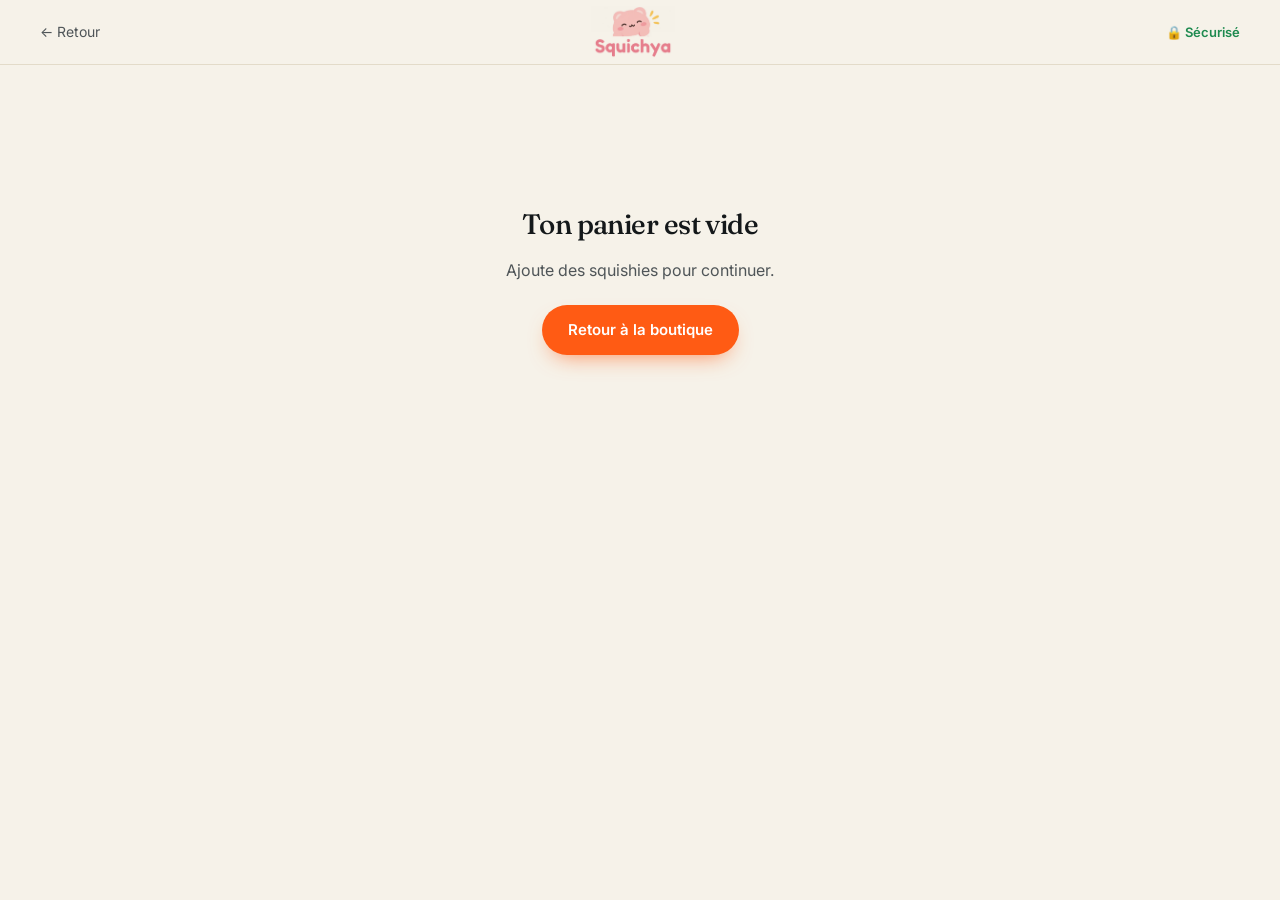
<file: shipping.html>
<!DOCTYPE html>
<html lang="fr">
<head>
  <meta charset="UTF-8" />
  <meta name="viewport" content="width=device-width, initial-scale=1" />
  <meta name="robots" content="noindex" />
  <title>Livraison — Squichya</title>
  <link rel="preconnect" href="https://fonts.googleapis.com" />
  <link rel="preconnect" href="https://fonts.gstatic.com" crossorigin />
  <link href="https://fonts.googleapis.com/css2?family=Fraunces:opsz,wght@9..144,400;9..144,500;9..144,600&family=Inter:wght@400;500;600;700&display=swap" rel="stylesheet" />
  <link rel="stylesheet" href="css/style.css" />
  <link rel="stylesheet" href="css/cro.css" />
  <style>
    body { background: var(--bg); }
    .sh-head { border-bottom: 1px solid var(--line); background: var(--bg); }
    .sh-head-in { display: flex; align-items: center; justify-content: space-between; height: 64px; }
    .sh-head .logo { font-size: 26px; }
    .sh-back { font-size: 14px; color: var(--ink-2); }
    .sh-secure { font-size: 13px; font-weight: 600; color: var(--good); }
    .sh { display: grid; grid-template-columns: 1.1fr .9fr; gap: 56px; padding: 44px 0 80px; align-items: start; }
    .sh h1 { font-family: var(--serif); font-size: 34px; letter-spacing: -.02em; }
    .sh .sub { color: var(--ink-2); margin: 6px 0 26px; font-size: 15px; }
    .steps { display: flex; gap: 8px; align-items: center; font-size: 13px; color: var(--ink-3); margin-bottom: 20px; }
    .steps b { color: var(--ink); }
    .grid-f { display: grid; grid-template-columns: 1fr 1fr; gap: 14px; }
    .field { display: grid; gap: 6px; }
    .field.full { grid-column: 1 / -1; }
    .field label { font-size: 13px; font-weight: 600; color: var(--ink-2); }
    .field input, .field select { width: 100%; height: 52px; padding: 0 16px; border-radius: 12px; border: 1.5px solid var(--line); background: #fff; font-size: 16px; outline: 0; transition: border-color .15s, box-shadow .15s; }
    .field input:focus, .field select:focus { border-color: var(--ink); box-shadow: 0 0 0 3px rgba(20,24,26,.08); }
    .field.err input, .field.err select { border-color: #D92D20; }
    .field .msg { display: none; font-size: 12.5px; color: #D92D20; }
    .field.err .msg { display: block; }
    .phone { display: grid; grid-template-columns: 112px 1fr; gap: 8px; }
    .go { margin-top: 22px; width: 100%; height: 60px; font-size: 17px; }
    .go[disabled] { opacity: .7; pointer-events: none; }
    .sh-note { margin-top: 14px; text-align: center; font-size: 12.5px; color: var(--ink-3); }
    .sum { position: sticky; top: 24px; background: #fff; border: 1px solid var(--line); border-radius: 20px; padding: 26px; }
    .sum h2 { font-family: var(--serif); font-size: 22px; font-weight: 500; margin-bottom: 16px; }
    .s-item { display: grid; grid-template-columns: 64px 1fr auto; gap: 14px; align-items: center; padding: 10px 0; }
    .s-item .ph { position: relative; width: 64px; height: 64px; }
    .s-item img { width: 64px; height: 64px; border-radius: 12px; object-fit: cover; background: var(--sand); }
    .s-item .q { position: absolute; top: -7px; right: -7px; min-width: 22px; height: 22px; border-radius: 99px; background: var(--ink); color: #fff; font-size: 12px; font-weight: 700; display: grid; place-items: center; padding: 0 5px; }
    .s-item b { font-size: 14.5px; font-weight: 600; line-height: 1.3; display: block; }
    .s-item small { color: var(--ink-3); font-size: 12.5px; }
    .s-tot { display: flex; justify-content: space-between; padding: 6px 0; font-size: 14.5px; color: var(--ink-2); }
    .s-tot.grand { margin-top: 10px; padding-top: 14px; border-top: 1px solid var(--line); color: var(--ink); font-weight: 700; font-size: 20px; }
    .s-tot .free { color: var(--good); font-weight: 700; }
    .s-perks { list-style: none; padding: 0; margin: 18px 0 0; display: grid; gap: 8px; font-size: 13.5px; color: var(--ink-2); }
    .s-perks li::before { content: '✓'; margin-right: 8px; color: var(--good); font-weight: 700; }
    .sh-empty { text-align: center; padding: 100px 0; grid-column: 1 / -1; }
    .sh-empty h2 { font-family: var(--serif); font-size: 28px; margin-bottom: 18px; }
    .redirect { position: fixed; inset: 0; z-index: 200; background: var(--bg); display: none; place-items: center; text-align: center; padding: 24px; }
    .redirect.show { display: grid; }
    .redirect .spin { width: 44px; height: 44px; border-radius: 50%; border: 4px solid var(--line); border-top-color: var(--cta); animation: sp .8s linear infinite; margin: 0 auto 18px; }
    @keyframes sp { to { transform: rotate(360deg); } }
    .redirect a { display: none; margin-top: 12px; font-weight: 600; text-decoration: underline; }
    .redirect a.show { display: inline-block; }
    @media (max-width: 860px) {
      .sh { grid-template-columns: 1fr; gap: 28px; padding-top: 24px; }
      .sum { position: static; order: -1; padding: 18px; }
      .sum .s-perks { display: none; }
      .sh h1 { font-size: 28px; }
      .grid-f { grid-template-columns: 1fr; }
      .phone { grid-template-columns: 104px 1fr; }
    }
  </style>
</head>
<body>
  <header class="sh-head">
    <div class="container sh-head-in">
      <a href="index.html" class="sh-back">← Retour</a>
      <a href="index.html" class="logo"><img src="images/logo.png" alt="Squichya" style="height:52px;width:auto;display:block" /></a>
      <span class="sh-secure">🔒 Sécurisé</span>
    </div>
  </header>

  <main class="container sh" id="sh">
    <section id="formCol">
      <div class="steps"><b>1. Livraison</b> › 2. Paiement</div>
      <h1>Où livrer ta commande ?</h1>
      <p class="sub">30 secondes, puis tu arrives directement sur le paiement. Tes infos y sont déjà remplies.</p>
      <form id="shipForm" novalidate autocomplete="on">
        <div class="grid-f">
          <div class="field" id="f-first"><label for="first">Prénom</label><input id="first" name="given-name" autocomplete="given-name" required /><span class="msg">Prénom requis</span></div>
          <div class="field" id="f-last"><label for="last">Nom</label><input id="last" name="family-name" autocomplete="family-name" required /><span class="msg">Nom requis</span></div>
          <div class="field full" id="f-email"><label for="email">Email</label><input id="email" name="email" type="email" inputmode="email" autocomplete="email" placeholder="toi@exemple.fr" required /><span class="msg">Email invalide</span></div>
          <div class="field full" id="f-phone"><label for="phone">Téléphone</label>
            <div class="phone"><select id="prefix" aria-label="Indicatif"></select><input id="phone" name="tel-national" type="tel" inputmode="tel" autocomplete="tel-national" placeholder="6 12 34 56 78" required /></div>
            <span class="msg">Numéro requis</span></div>
          <div class="field full" id="f-address"><label for="address">Adresse</label><input id="address" name="address" autocomplete="street-address" required /><span class="msg">Adresse requise</span></div>
          <div class="field" id="f-zip"><label for="zip">Code postal</label><input id="zip" name="postal-code" inputmode="numeric" autocomplete="postal-code" required /><span class="msg">Code postal requis</span></div>
          <div class="field" id="f-city"><label for="city">Ville</label><input id="city" name="city" autocomplete="address-level2" required /><span class="msg">Ville requise</span></div>
          <div class="field full" id="f-country"><label for="country">Pays</label><select id="country" name="country" autocomplete="country-name" required></select></div>
        </div>
        <button class="btn btn-cta go" id="go" type="submit">Continuer vers le paiement</button>
        <p class="sh-note">🔒 Paiement sécurisé · Livraison offerte en 3 jours · Retours 30 jours</p>
      </form>
    </section>

    <aside class="sum" id="sum"></aside>
  </main>

  <div class="redirect" id="redirect"><div><div class="spin"></div><h2 style="font-family:var(--serif);font-weight:500">Redirection vers le paiement…</h2><p style="color:var(--ink-2);margin-top:6px">Ne ferme pas cette page.</p><a id="redirectLink" href="#">Cliquer ici si rien ne se passe</a></div></div>

  <script src="js/data.js"></script>
  <script>
  (function () {
    const $ = id => document.getElementById(id);
    const euro = n => n.toFixed(2).replace('.', ',') + ' €';
    const esc = s => String(s).replace(/[&<>"']/g, c => ({ '&': '&amp;', '<': '&lt;', '>': '&gt;', '"': '&quot;', "'": '&#39;' }[c]));
    const byId = Object.fromEntries(PRODUCTS.map(p => [p.id, p]));

    /* ---------- Panier ---------- */
    let cart = [];
    try { cart = JSON.parse(localStorage.getItem('squishland:cart') || '[]'); } catch (e) { /* vide */ }
    cart = cart.filter(i => i && byId[i.id] && i.qty > 0);
    const n = cart.reduce((s, i) => s + i.qty, 0);
    /* Pack exact ou pack supérieur le plus proche (meilleure valeur) */
    const pack = PACKS.find(p => p.min >= n && p.url && p.url !== '#')
               || PACKS.slice().reverse().find(p => p.url && p.url !== '#');
    const coupon = (() => { try { return JSON.parse(localStorage.getItem('squishland:coupon') || 'false'); } catch (e) { return false; } })();
    const sub = cart.reduce((s, i) => s + byId[i.id].price * i.qty, 0);
    const total = pack ? pack.price : priceFor(n);

    if (!n) {
      document.querySelector('#sh').innerHTML = `<div class="sh-empty"><h2>Ton panier est vide</h2>
        <p style="color:var(--ink-2);margin-bottom:22px">Ajoute des squishies pour continuer.</p><a class="btn btn-cta" href="index.html#boutique">Retour à la boutique</a></div>`;
      return;
    }

    /* ---------- Récapitulatif ---------- */
    $('sum').innerHTML = `<h2>Ta commande</h2>
      ${cart.map(i => { const p = byId[i.id]; return `<div class="s-item"><div class="ph"><img src="images/${p.id}.jpg" alt="${esc(p.name)}" /><span class="q">${i.qty}</span></div><div><b>${esc(p.name)}</b><small>${esc(CATEGORIES[p.cat])}</small></div><span>${euro(p.price * i.qty)}</span></div>`; }).join('')}
      <div style="margin-top:12px"><div class="s-tot"><span>Sous-total</span><span>${euro(sub)}</span></div>
      ${sub - total > 0.001 ? `<div class="s-tot" style="color:var(--good)"><span>Remise pack</span><span>−${euro(sub - total)}</span></div>` : ''}
      <div class="s-tot"><span>Livraison</span><span class="free">Offerte</span></div>
      <div class="s-tot grand"><span>Total</span><span>${euro(total)}</span></div></div>
      <ul class="s-perks"><li>Livraison offerte en 3 jours</li><li>Retours sous 30 jours</li><li>Paiement 100 % sécurisé</li></ul>`;

    /* ---------- Pays / indicatifs ---------- */
    const COUNTRIES = [
      ['FR','France','🇫🇷','+33'],['BE','Belgique','🇧🇪','+32'],['CH','Suisse','🇨🇭','+41'],['LU','Luxembourg','🇱🇺','+352'],['MC','Monaco','🇲🇨','+377'],
      ['CA','Canada','🇨🇦','+1'],['US','États-Unis','🇺🇸','+1'],['GB','Royaume-Uni','🇬🇧','+44'],['DE','Allemagne','🇩🇪','+49'],['ES','Espagne','🇪🇸','+34'],
      ['IT','Italie','🇮🇹','+39'],['NL','Pays-Bas','🇳🇱','+31'],['PT','Portugal','🇵🇹','+351'],['AT','Autriche','🇦🇹','+43'],['PL','Pologne','🇵🇱','+48'],
      ['SE','Suède','🇸🇪','+46'],['NO','Norvège','🇳🇴','+47'],['DK','Danemark','🇩🇰','+45'],['FI','Finlande','🇫🇮','+358'],['MA','Maroc','🇲🇦','+212'],
      ['DZ','Algérie','🇩🇿','+213'],['TN','Tunisie','🇹🇳','+216'],['SN','Sénégal','🇸🇳','+221'],['CI',"Côte d'Ivoire",'🇨🇮','+225'],['CM','Cameroun','🇨🇲','+237'],
      ['MU','Maurice','🇲🇺','+230'],['RE','Réunion','🇷🇪','+262'],['GP','Guadeloupe','🇬🇵','+590'],['MQ','Martinique','🇲🇶','+596'],['GF','Guyane','🇬🇫','+594'],
      ['NC','Nouvelle-Calédonie','🇳🇨','+687'],['PF','Polynésie fr.','🇵🇫','+689']
    ].map(([code, name, flag, tel]) => ({ code, name, flag, tel }));
    $('country').innerHTML = COUNTRIES.map(c => `<option value="${esc(c.name)}">${c.flag}  ${esc(c.name)}</option>`).join('');
    $('prefix').innerHTML = COUNTRIES.map((c, i) => `<option value="${c.tel}" data-i="${i}">${c.flag} ${c.tel}</option>`).join('');
    const region = ((navigator.language || 'fr-FR').split('-')[1] || '').toUpperCase();
    let start = Math.max(0, COUNTRIES.findIndex(c => c.code === region));
    $('country').selectedIndex = start; $('prefix').selectedIndex = start;
    $('country').addEventListener('change', () => { $('prefix').selectedIndex = $('country').selectedIndex; });
    $('prefix').addEventListener('change', () => {
      const i = COUNTRIES.findIndex(c => c.tel === $('prefix').value);
      if (i >= 0 && COUNTRIES[$('country').selectedIndex].tel !== $('prefix').value) $('country').selectedIndex = i;
    });

    /* ---------- Brouillon (sauvegarde locale pour ne rien retaper) ---------- */
    const FIELDS = ['first', 'last', 'email', 'phone', 'address', 'zip', 'city'];
    try {
      const d = JSON.parse(localStorage.getItem('squishia:ship') || '{}');
      FIELDS.forEach(k => { if (d[k]) $(k).value = d[k]; });
      if (d.country) $('country').value = d.country;
      if (d.prefix) $('prefix').value = d.prefix;
    } catch (e) { /* ignoré */ }
    const saveDraft = () => { try { const d = { country: $('country').value, prefix: $('prefix').value }; FIELDS.forEach(k => d[k] = $(k).value); localStorage.setItem('squishia:ship', JSON.stringify(d)); } catch (e) { /* ignoré */ } };
    FIELDS.forEach(k => $(k).addEventListener('input', () => { $('f-' + k).classList.remove('err'); saveDraft(); }));
    $('country').addEventListener('change', saveDraft); $('prefix').addEventListener('change', saveDraft);

    /* ---------- Envoi vers l'offre avec les sub ID ---------- */
    $('shipForm').addEventListener('submit', e => {
      e.preventDefault();
      const v = k => $(k).value.trim();
      const bad = {
        first: !v('first'), last: !v('last'),
        email: !/^[^\s@]+@[^\s@]+\.[^\s@]{2,}$/.test(v('email')),
        phone: v('phone').replace(/\D/g, '').length < 6,
        address: !v('address'), zip: !v('zip'), city: !v('city')
      };
      let first = null;
      FIELDS.forEach(k => { $('f-' + k).classList.toggle('err', !!bad[k]); if (bad[k] && !first) first = k; });
      if (first) { $(first).focus(); return; }

      let num = v('phone').replace(/[\s.\-()]/g, '');
      if (num.startsWith('+')) num = num.slice(1);   /* numéro déjà saisi avec indicatif : on le garde tel quel */
      else if (num.startsWith('0')) num = num.slice(1);
      const phone = v('phone').trim().startsWith('+') ? '+' + num : $('prefix').value + num;

      const q = encodeURIComponent;
      const url = pack.url
        + '&sub9=' + q(v('first'))
        + '&sub10=' + q(v('last'))
        + '&sub11=' + q(v('email'))
        + '&sub12=' + q(phone)
        + '&sub13=' + q(v('address'))
        + '&sub14=' + q(v('zip'))
        + '&sub15=' + q(v('city'))
        + '&sub16=' + q($('country').value);

      saveDraft();
      $('go').disabled = true;
      $('redirectLink').href = url;
      $('redirect').classList.add('show');
      setTimeout(() => location.assign(url), 600);
      setTimeout(() => $('redirectLink').classList.add('show'), 4000);
    });

    /* Retour arrière depuis le paiement : on remet la page en état */
    addEventListener('pageshow', e => {
      if (!e.persisted) return;
      $('redirect').classList.remove('show'); $('redirectLink').classList.remove('show'); $('go').disabled = false;
    });
  })();
  </script>
</body>
</html>
</file>
<file: css/style.css>
/* ==========================================================
   SQUISHLAND — Design system v3
   ========================================================== */
:root {
  --bg: #F6F2E9;
  --surface: #FFFFFF;
  --sand: #ECE5D6;
  --blush: #FFEBCB;
  --ink: #14181A;
  --ink-2: #4F5558;
  --ink-3: #858B8E;
  --line: #E3DBC9;
  --accent: #FF5B14;
  --accent-ink: #C2410C;
  --plum: #0E2A1F;
  --plum-2: #17402F;
  --gold: #E9C46A;
  --radius: 18px;
  --radius-sm: 12px;
  --shadow: 0 1px 2px rgba(31,26,30,.04), 0 8px 24px -12px rgba(31,26,30,.12);
  --shadow-lg: 0 30px 60px -24px rgba(31,26,30,.28);
  --serif: 'Fraunces', Georgia, 'Times New Roman', serif;
  --sans: 'Inter', system-ui, -apple-system, 'Segoe UI', sans-serif;
  --ease: cubic-bezier(.22, 1, .36, 1);
}

*, *::before, *::after { box-sizing: border-box; }
html { scroll-behavior: smooth; scroll-padding-top: 84px; }
body {
  margin: 0; background: var(--bg); color: var(--ink);
  font-family: var(--sans); font-size: 16px; line-height: 1.6;
  -webkit-font-smoothing: antialiased; overflow-x: hidden;
}
body.locked { overflow: hidden; }
img { display: block; max-width: 100%; }
svg { display: block; }
a { color: inherit; text-decoration: none; }
button { font: inherit; color: inherit; cursor: pointer; border: 0; background: none; padding: 0; }
input, select { font: inherit; color: inherit; }
h1, h2, h3, h4 { margin: 0; font-weight: 500; line-height: 1.1; }
h1, h2 { font-family: var(--serif); letter-spacing: -.02em; }
p { margin: 0; }
[hidden] { display: none !important; }
::selection { background: var(--accent); color: #fff; }
:focus-visible { outline: 2px solid var(--accent); outline-offset: 3px; border-radius: 6px; }
.container { width: min(1200px, 100% - 48px); margin-inline: auto; }
.w-full { width: 100%; }

/* ---------- Boutons ---------- */
.btn {
  display: inline-flex; align-items: center; justify-content: center; gap: 8px;
  height: 50px; padding: 0 26px; border-radius: 999px;
  font-weight: 600; font-size: 15px; white-space: nowrap;
  transition: background .2s, color .2s, border-color .2s, transform .2s var(--ease);
}
.btn:active { transform: scale(.98); }
.btn-dark { background: var(--ink); color: #fff; }
.btn-dark:hover { background: #000; }
.btn-outline { border: 1.5px solid var(--ink); color: var(--ink); }
.btn-outline:hover { background: var(--ink); color: #fff; }
.btn-light { background: #fff; color: var(--ink); }
.btn-light:hover { background: var(--blush); }
.btn.disabled { opacity: .5; pointer-events: none; }
.link { font-weight: 600; font-size: 13.5px; color: var(--ink); text-decoration: underline; text-underline-offset: 3px; }
.link.muted { color: var(--ink-3); font-weight: 500; }
.link-arrow { font-weight: 600; font-size: 15px; border-bottom: 1.5px solid currentColor; padding-bottom: 2px; white-space: nowrap; }
.link-arrow:hover { color: var(--accent); }

.icon-btn {
  position: relative; width: 42px; height: 42px; border-radius: 50%;
  display: grid; place-items: center; transition: background .2s;
}
.icon-btn:hover { background: var(--sand); }
.icon-btn svg { width: 21px; height: 21px; fill: none; stroke: var(--ink); stroke-width: 1.6; stroke-linecap: round; stroke-linejoin: round; }
.icon-btn.pulse { animation: pulse .5s var(--ease); }
@keyframes pulse { 40% { transform: scale(1.15); } }
.bubble {
  position: absolute; top: 3px; right: 1px; min-width: 18px; height: 18px; padding: 0 5px;
  display: grid; place-items: center; border-radius: 999px;
  background: var(--accent); color: #fff; font-size: 10.5px; font-weight: 700;
  transform: scale(0); transition: transform .25s var(--ease);
}
.bubble.show { transform: scale(1); }

.kicker { display: inline-block; font-size: 12px; font-weight: 600; letter-spacing: .14em; text-transform: uppercase; color: var(--accent-ink); margin-bottom: 14px; }
.stars { color: var(--ink); font-weight: 600; font-size: 13px; white-space: nowrap; }

/* ---------- Annonce & header ---------- */
.announce { background: var(--plum); color: rgba(255,255,255,.88); font-size: 12.5px; letter-spacing: .02em; }
.announce-inner { display: flex; justify-content: center; align-items: center; gap: 18px; height: 38px; }
.announce .sep { width: 3px; height: 3px; border-radius: 50%; background: rgba(255,255,255,.45); }

.header { position: sticky; top: 0; z-index: 50; background: rgba(246,242,233,.92); backdrop-filter: blur(14px); -webkit-backdrop-filter: blur(14px); border-bottom: 1px solid transparent; transition: border-color .3s; }
.header.scrolled { border-color: var(--line); }
.header-inner { display: grid; grid-template-columns: 1fr auto 1fr; align-items: center; height: 72px; }
.logo { font-family: var(--serif); font-size: 28px; font-weight: 500; letter-spacing: -.02em; justify-self: center; }
.nav { display: flex; gap: 28px; }
.nav a { font-size: 14.5px; font-weight: 500; color: var(--ink-2); position: relative; padding: 6px 0; }
.nav a::after { content: ''; position: absolute; left: 0; right: 100%; bottom: 0; height: 1.5px; background: var(--ink); transition: right .3s var(--ease); }
.nav a:hover { color: var(--ink); }
.nav a:hover::after { right: 0; }
.header-actions { display: flex; justify-content: flex-end; gap: 2px; }
.burger { display: none; }

.search { position: relative; }
.search-panel {
  position: absolute; top: calc(100% + 12px); right: 0; width: 360px;
  background: var(--surface); border: 1px solid var(--line); border-radius: var(--radius); box-shadow: var(--shadow-lg);
  padding: 12px; opacity: 0; visibility: hidden; transform: translateY(-6px); transition: opacity .2s, transform .2s var(--ease), visibility .2s;
}
.search.open .search-panel { opacity: 1; visibility: visible; transform: none; }
.search-panel input { width: 100%; height: 46px; padding: 0 16px; border-radius: 999px; border: 1px solid var(--line); background: var(--bg); outline: 0; }
.search-panel input:focus { border-color: var(--ink); }
.search-panel input::-webkit-search-cancel-button { display: none; }
.search-results { display: grid; gap: 2px; margin-top: 8px; max-height: 360px; overflow: auto; }
.search-results:empty { display: none; }
.sr-item { display: flex; align-items: center; gap: 12px; padding: 8px; border-radius: var(--radius-sm); text-align: left; }
.sr-item:hover { background: var(--bg); }
.sr-item img { width: 46px; height: 46px; border-radius: 10px; object-fit: cover; }
.sr-item b { display: block; font-weight: 600; font-size: 14px; }
.sr-item small { color: var(--ink-3); font-size: 12.5px; }
.sr-empty { padding: 12px; color: var(--ink-3); font-size: 14px; text-align: center; }

/* ---------- Sections ---------- */
.section { padding: 96px 0; }
.section-tight { padding: 64px 0; }
.section-soft { background: var(--sand); }
.section-head { margin-bottom: 40px; }
.section-head h2 { font-size: clamp(30px, 3.6vw, 44px); }
.section-head p { margin-top: 14px; color: var(--ink-2); font-size: 16.5px; max-width: 560px; }
.section-head.center { text-align: center; }
.section-head.center p { margin-inline: auto; }
.section-head.split { display: flex; justify-content: space-between; align-items: flex-end; gap: 24px; }

.reveal { opacity: 0; transform: translateY(24px); transition: opacity .9s var(--ease), transform .9s var(--ease); }
.reveal.in { opacity: 1; transform: none; }

/* ---------- Hero ---------- */
.hero { padding: 56px 0 72px; }
.hero-inner { display: grid; grid-template-columns: 1fr 1.05fr; gap: 64px; align-items: center; }
.hero h1 { font-size: clamp(40px, 5.2vw, 70px); line-height: 1.02; font-weight: 400; }
.hero .lead { margin-top: 22px; font-size: 18px; color: var(--ink-2); max-width: 470px; }
.hero-cta { display: flex; flex-wrap: wrap; gap: 12px; margin-top: 34px; }
.hero-proof { display: flex; flex-wrap: wrap; gap: 8px 26px; list-style: none; padding: 0; margin: 40px 0 0; font-size: 14px; color: var(--ink-2); }
.hero-proof b { color: var(--ink); font-weight: 600; }
.hero-proof li { position: relative; padding-left: 16px; }
.hero-proof li::before { content: ''; position: absolute; left: 0; top: .62em; width: 6px; height: 6px; border-radius: 50%; background: var(--accent); }

.hero-media { position: relative; display: grid; grid-template-columns: 1.35fr 1fr; grid-template-rows: 1fr 1fr; gap: 14px; height: min(620px, 52vw); }
.hm { margin: 0; overflow: hidden; border-radius: 22px; background: var(--sand); }
.hm img { width: 100%; height: 100%; object-fit: cover; transition: transform 1.2s var(--ease); }
.hm:hover img { transform: scale(1.04); }
.hm-1 { grid-row: 1 / 3; }
.hero-tag {
  position: absolute; left: 18px; bottom: 18px; padding: 12px 16px; border-radius: 14px;
  background: rgba(255,255,255,.92); backdrop-filter: blur(8px); box-shadow: var(--shadow);
}
.hero-tag span { display: block; font-size: 11.5px; color: var(--ink-3); letter-spacing: .04em; }
.hero-tag b { font-weight: 600; font-size: 14.5px; }

/* ---------- Univers ---------- */
.universes { display: grid; grid-template-columns: repeat(5, 1fr); gap: 16px; }
.universe { text-align: left; }
.universe-media { display: block; aspect-ratio: 4 / 5; border-radius: var(--radius); overflow: hidden; background: var(--sand); }
.universe-media img { width: 100%; height: 100%; object-fit: cover; transition: transform 1s var(--ease); }
.universe:hover img { transform: scale(1.05); }
.universe-label { display: block; margin-top: 12px; }
.universe-label b { display: block; font-weight: 600; font-size: 15.5px; }
.universe-label small { color: var(--ink-3); font-size: 13px; }

/* ---------- Cartes produit ---------- */
.grid { display: grid; grid-template-columns: repeat(4, 1fr); gap: 32px 20px; }
.card { cursor: pointer; }
.card-media { position: relative; aspect-ratio: 4 / 5; border-radius: var(--radius); overflow: hidden; background: var(--sand); }
.card-media img { width: 100%; height: 100%; object-fit: cover; transition: transform 1s var(--ease); }
.card:hover .card-media img { transform: scale(1.05); }
.badge { position: absolute; top: 12px; left: 12px; padding: 5px 10px; border-radius: 999px; background: #fff; font-size: 11.5px; font-weight: 600; letter-spacing: .02em; }
.badge.best { background: var(--ink); color: #fff; }
.badge.limited { background: var(--plum); color: #fff; }
.wish {
  position: absolute; top: 10px; right: 10px; width: 36px; height: 36px; border-radius: 50%;
  background: rgba(255,255,255,.9); display: grid; place-items: center; transition: transform .2s var(--ease);
}
.wish:hover { transform: scale(1.08); }
.wish svg { width: 17px; height: 17px; fill: none; stroke: var(--ink); stroke-width: 1.7; }
.wish.on svg { fill: var(--accent); stroke: var(--accent); }
.quick-add {
  position: absolute; left: 10px; right: 10px; bottom: 10px; height: 42px; border-radius: 999px;
  display: flex; align-items: center; justify-content: center; gap: 6px;
  background: rgba(255,255,255,.95); font-weight: 600; font-size: 14px;
  opacity: 0; transform: translateY(8px); transition: opacity .25s, transform .3s var(--ease), background .2s, color .2s;
}
.quick-add svg { width: 16px; height: 16px; fill: none; stroke: currentColor; stroke-width: 2; stroke-linecap: round; }
.card:hover .quick-add, .quick-add:focus-visible { opacity: 1; transform: none; }
.quick-add:hover { background: var(--ink); color: #fff; }
.quick-add.done { background: var(--ink); color: #fff; opacity: 1; transform: none; }
.card-body { padding: 14px 2px 0; }
.card h3 { font-size: 15.5px; font-weight: 600; line-height: 1.35; }
.card-meta { display: flex; justify-content: space-between; gap: 8px; margin-top: 4px; font-size: 13px; color: var(--ink-3); }
.card-price { margin-top: 6px; font-weight: 600; font-size: 15px; }

/* ---------- Feature (Halloween / calendrier) ---------- */
.feature { display: grid; grid-template-columns: 1fr 1fr; border-radius: 28px; overflow: hidden; }
.feature-copy { padding: 64px 60px; display: flex; flex-direction: column; justify-content: center; align-items: flex-start; }
.feature-copy h2 { font-size: clamp(34px, 4vw, 52px); }
.feature-copy p { margin-top: 16px; font-size: 16.5px; max-width: 440px; }
.feature-dark { background: var(--plum); color: #fff; }
.feature-dark .kicker { color: var(--gold); }
.feature-dark p { color: rgba(255,255,255,.75); }
.feature-media { min-height: 520px; }
.feature-media img { width: 100%; height: 100%; object-fit: cover; }
.feature-thumbs { display: flex; gap: 10px; margin: 28px 0 30px; }
.feature-thumbs button { width: 64px; height: 64px; border-radius: 14px; overflow: hidden; border: 1.5px solid rgba(255,255,255,.18); transition: border-color .2s; }
.feature-thumbs button:hover { border-color: #fff; }
.feature-thumbs img { width: 100%; height: 100%; object-fit: cover; }

.feature-advent { background: #1F3A2E; color: #fff; grid-template-columns: 1fr 1.05fr; align-items: center; }
.feature-advent .kicker { color: var(--gold); }
.feature-advent p { color: rgba(255,255,255,.75); }
.checks { list-style: none; padding: 0; margin: 26px 0 32px; display: grid; gap: 10px; font-size: 15px; }
.checks li { position: relative; padding-left: 28px; }
.checks li::before { content: ''; position: absolute; left: 0; top: .2em; width: 18px; height: 18px; border-radius: 50%; background: rgba(233,196,106,.2) url("data:image/svg+xml,%3Csvg xmlns='http://www.w3.org/2000/svg' viewBox='0 0 24 24' fill='none' stroke='%23E9C46A' stroke-width='3' stroke-linecap='round'%3E%3Cpath d='m6 12 4 4 8-9'/%3E%3C/svg%3E") center / 12px no-repeat; }
.advent-buy { display: flex; align-items: center; gap: 22px; flex-wrap: wrap; }
.price-xl { font-family: var(--serif); font-size: 44px; line-height: 1; }
.advent-box { padding: 44px 48px 36px 0; }
.advent-box small { display: block; margin-top: 14px; text-align: center; color: rgba(255,255,255,.55); font-size: 13px; }
.advent-grid { display: grid; grid-template-columns: repeat(5, 1fr); grid-auto-flow: dense; gap: 8px; }
.door { position: relative; aspect-ratio: 1; border-radius: 10px; overflow: hidden; background: #fff; perspective: 600px; }
.door.big { grid-column: span 2; aspect-ratio: auto; }
.door img { position: absolute; inset: 0; width: 100%; height: 100%; object-fit: cover; }
.door-face {
  position: absolute; inset: 0; display: grid; place-items: center;
  background: #F4EADB; color: #1F3A2E; font-family: var(--serif); font-size: 22px;
  border-radius: 10px; box-shadow: inset 0 0 0 1px rgba(31,58,46,.12);
  transform-origin: left center; backface-visibility: hidden; transition: transform .7s var(--ease), box-shadow .7s;
}
.door:nth-child(3n) .door-face { background: #E9D5C3; }
.door:nth-child(4n) .door-face { background: #C9452F; color: #fff; }
.door.big .door-face { font-size: 46px; background: var(--gold); color: #1F3A2E; }
.door:hover .door-face { transform: rotateY(-16deg); }
.door.open .door-face { transform: rotateY(-105deg); box-shadow: 10px 0 18px rgba(0,0,0,.25); }

/* ---------- Packs ---------- */
.packs { display: grid; grid-template-columns: repeat(4, 1fr); gap: 16px; }
.pack {
  position: relative; display: flex; flex-direction: column; align-items: flex-start; text-align: left;
  padding: 30px 26px 26px; border-radius: var(--radius); background: var(--surface); border: 1px solid var(--line);
  transition: border-color .2s, transform .3s var(--ease), box-shadow .3s;
}
.pack:hover { border-color: var(--ink); transform: translateY(-4px); box-shadow: var(--shadow); }
.pack.hot { background: var(--ink); color: #fff; border-color: var(--ink); }
.pack-flag { position: absolute; top: 18px; right: 18px; font-size: 11px; font-weight: 600; letter-spacing: .08em; text-transform: uppercase; color: var(--gold); }
.pack-name { font-family: var(--serif); font-size: 24px; }
.pack-count { margin-top: 4px; font-size: 14px; color: var(--ink-3); }
.pack.hot .pack-count, .pack.hot .pack-sub { color: rgba(255,255,255,.6); }
.pack-price { margin-top: 28px; font-family: var(--serif); font-size: 42px; line-height: 1; }
.pack-sub { margin-top: 8px; font-size: 13.5px; color: var(--ink-2); min-height: 1.5em; }
.pack-cta { margin-top: 26px; display: inline-flex; align-items: center; gap: 8px; font-weight: 600; font-size: 14.5px; border-bottom: 1.5px solid currentColor; padding-bottom: 2px; }
.pack-cta svg { width: 16px; height: 16px; fill: none; stroke: currentColor; stroke-width: 2; stroke-linecap: round; stroke-linejoin: round; transition: transform .3s var(--ease); }
.pack:hover .pack-cta svg { transform: translateX(4px); }

/* ---------- Boutique ---------- */
.sort { display: flex; align-items: center; gap: 10px; font-size: 14px; color: var(--ink-3); }
.sort select {
  appearance: none; -webkit-appearance: none; height: 42px; padding: 0 38px 0 16px; border-radius: 999px;
  border: 1px solid var(--line); background: var(--surface) url("data:image/svg+xml,%3Csvg xmlns='http://www.w3.org/2000/svg' viewBox='0 0 24 24' fill='none' stroke='%231F1A1E' stroke-width='2' stroke-linecap='round'%3E%3Cpath d='m6 9 6 6 6-6'/%3E%3C/svg%3E") no-repeat right 14px center / 14px;
  color: var(--ink); font-weight: 500; font-size: 14px; cursor: pointer; outline: 0;
}
.sort select:focus { border-color: var(--ink); }
.tabs { display: flex; gap: 28px; border-bottom: 1px solid var(--line); overflow-x: auto; scrollbar-width: none; }
.tabs::-webkit-scrollbar { display: none; }
.tab { position: relative; padding: 0 0 14px; font-size: 14.5px; font-weight: 500; color: var(--ink-3); white-space: nowrap; transition: color .2s; }
.tab:hover { color: var(--ink); }
.tab.active { color: var(--ink); }
.tab.active::after { content: ''; position: absolute; left: 0; right: 0; bottom: -1px; height: 2px; background: var(--ink); }
.results { margin: 18px 0 26px; font-size: 13.5px; color: var(--ink-3); }
.more { display: flex; justify-content: center; margin-top: 48px; }
.empty { text-align: center; padding: 60px 20px; }
.empty h3 { font-family: var(--serif); font-size: 28px; }
.empty p { color: var(--ink-2); margin: 10px 0 24px; }

/* ---------- Réassurance ---------- */
.perks { display: grid; grid-template-columns: repeat(4, 1fr); gap: 24px; border-top: 1px solid var(--line); border-bottom: 1px solid var(--line); padding: 36px 0; }
.perk { display: flex; align-items: center; gap: 14px; }
.perk svg { width: 28px; height: 28px; flex-shrink: 0; fill: none; stroke: var(--ink); stroke-width: 1.4; stroke-linecap: round; stroke-linejoin: round; }
.perk b { display: block; font-weight: 600; font-size: 14.5px; }
.perk span { color: var(--ink-3); font-size: 13.5px; }

/* ---------- Avis ---------- */
.reviews { display: grid; grid-template-columns: repeat(3, 1fr); gap: 18px; }
.review { margin: 0; padding: 28px; border-radius: var(--radius); background: var(--surface); display: flex; flex-direction: column; gap: 16px; }
.review-stars { color: var(--ink); letter-spacing: 2px; font-size: 14px; }
.review blockquote { margin: 0; font-family: var(--serif); font-size: 19px; line-height: 1.45; flex: 1; }
.review figcaption { display: flex; align-items: center; gap: 12px; }
.review figcaption img { width: 44px; height: 44px; border-radius: 50%; object-fit: cover; }
.review figcaption b { display: block; font-weight: 600; font-size: 14px; }
.review figcaption small { color: var(--ink-3); font-size: 12.5px; }

/* ---------- FAQ ---------- */
.faq-wrap { display: grid; grid-template-columns: .8fr 1.2fr; gap: 64px; align-items: start; }
.faq { border-top: 1px solid var(--line); }
.faq-item { border-bottom: 1px solid var(--line); }
.faq-item summary { list-style: none; cursor: pointer; display: flex; justify-content: space-between; align-items: center; gap: 20px; padding: 22px 0; font-weight: 600; font-size: 16px; }
.faq-item summary::-webkit-details-marker { display: none; }
.faq-item summary::after { content: ''; width: 12px; height: 12px; flex-shrink: 0; border-right: 1.5px solid var(--ink); border-bottom: 1.5px solid var(--ink); transform: rotate(45deg) translateY(-3px); transition: transform .3s var(--ease); }
.faq-item[open] summary::after { transform: rotate(-135deg) translateY(-3px); }
.faq-item p { padding: 0 40px 22px 0; color: var(--ink-2); font-size: 15px; }

/* ---------- Newsletter ---------- */
.newsletter { text-align: center; padding: 72px 32px; border-radius: 28px; background: var(--blush); margin-bottom: 96px; }
.newsletter h2 { font-size: clamp(28px, 3.4vw, 40px); }
.newsletter > p { margin: 12px auto 28px; color: var(--ink-2); max-width: 460px; }
.nl-form { display: flex; gap: 10px; max-width: 460px; margin: 0 auto; }
.nl-form input { flex: 1; min-width: 0; height: 50px; padding: 0 20px; border-radius: 999px; border: 1px solid rgba(31,26,30,.15); background: #fff; outline: 0; }
.nl-form input:focus { border-color: var(--ink); }
.nl-form input.error { border-color: var(--accent); }
.nl-success { font-weight: 600; }

/* ---------- Footer ---------- */
.footer { background: var(--plum); color: rgba(255,255,255,.7); padding: 72px 0 28px; }
.footer-inner { display: grid; grid-template-columns: 1.6fr 1fr 1fr 1.2fr; gap: 40px; }
.footer .logo { display: block; color: #fff; justify-self: start; }
.footer-brand p { margin-top: 12px; max-width: 300px; font-size: 14.5px; }
.footer-col h4 { color: #fff; font-size: 14px; font-weight: 600; margin-bottom: 14px; }
.footer-col a { display: block; padding: 4px 0; font-size: 14.5px; transition: color .2s; }
.footer-col a:hover { color: #fff; }
.pay { display: flex; flex-wrap: wrap; gap: 8px; }
.pay span { padding: 6px 10px; border-radius: 8px; border: 1px solid rgba(255,255,255,.2); font-size: 12.5px; color: #fff; }
.footer-bottom { display: flex; justify-content: space-between; flex-wrap: wrap; gap: 10px; margin-top: 56px; padding-top: 22px; border-top: 1px solid rgba(255,255,255,.12); font-size: 13px; color: rgba(255,255,255,.5); }

/* ---------- Overlay, tiroir, fiche ---------- */
.overlay { position: fixed; inset: 0; z-index: 90; background: rgba(31,26,30,.4); opacity: 0; pointer-events: none; transition: opacity .3s; }
.overlay.show { opacity: 1; pointer-events: auto; }

.drawer {
  position: fixed; top: 0; right: 0; bottom: 0; z-index: 100; width: min(440px, 100%);
  background: var(--bg); display: flex; flex-direction: column;
  transform: translateX(100%); transition: transform .45s var(--ease);
}
.drawer.open { transform: none; }
.drawer-head { display: flex; justify-content: space-between; align-items: center; padding: 18px 20px 14px 24px; border-bottom: 1px solid var(--line); }
.drawer-tabs { display: flex; gap: 22px; }
.drawer-tab { font-family: var(--serif); font-size: 21px; color: var(--ink-3); }
.drawer-tab.active { color: var(--ink); }
.drawer-tab span { font-family: var(--sans); font-size: 12px; vertical-align: super; }
.pack-note { margin: 16px 24px 0; padding: 12px 14px; border-radius: var(--radius-sm); background: var(--blush); font-size: 13.5px; font-weight: 500; }
.drawer-body { flex: 1; overflow-y: auto; padding: 8px 24px 20px; }
.line { display: grid; grid-template-columns: 76px 1fr auto; gap: 14px; padding: 16px 0; border-bottom: 1px solid var(--line); }
.line-media { width: 76px; height: 92px; border-radius: 12px; overflow: hidden; background: var(--sand); }
.line-media img { width: 100%; height: 100%; object-fit: cover; }
.line-info b { display: block; font-weight: 600; font-size: 14.5px; line-height: 1.3; }
.line-info small { display: block; color: var(--ink-3); font-size: 12.5px; margin: 2px 0 10px; }
.line-side { display: flex; flex-direction: column; align-items: flex-end; justify-content: space-between; font-weight: 600; font-size: 14.5px; }
.qty { display: inline-flex; align-items: center; border: 1px solid var(--line); border-radius: 999px; background: var(--surface); }
.qty button { width: 32px; height: 32px; font-size: 16px; border-radius: 50%; }
.qty button:disabled { opacity: .3; cursor: default; }
.qty span { min-width: 22px; text-align: center; font-weight: 600; font-size: 14px; }
.drawer-empty { text-align: center; padding: 72px 10px; }
.drawer-empty h4 { font-family: var(--serif); font-size: 24px; }
.drawer-empty p { color: var(--ink-2); margin: 8px 0 24px; font-size: 14.5px; }
.drawer-foot { padding: 18px 24px 22px; border-top: 1px solid var(--line); background: var(--surface); }
.totals { display: grid; gap: 6px; margin-bottom: 16px; font-size: 14px; color: var(--ink-2); }
.totals div { display: flex; justify-content: space-between; }
.totals .discount { color: var(--accent-ink); }
.totals .grand { margin-top: 6px; padding-top: 10px; border-top: 1px solid var(--line); color: var(--ink); font-weight: 600; font-size: 17px; }
.secure { display: block; margin-top: 10px; text-align: center; color: var(--ink-3); font-size: 12.5px; }

.modal { position: fixed; inset: 0; z-index: 110; display: grid; place-items: center; padding: 24px; pointer-events: none; }
.modal-card {
  position: relative; width: min(980px, 100%); max-height: calc(100vh - 48px); overflow-y: auto;
  background: var(--bg); border-radius: 24px; box-shadow: var(--shadow-lg);
  opacity: 0; transform: translateY(20px); transition: opacity .3s, transform .4s var(--ease);
}
.modal.open { pointer-events: auto; }
.modal.open .modal-card { opacity: 1; transform: none; }
.modal-close { position: absolute; top: 14px; right: 14px; z-index: 2; background: rgba(255,255,255,.9); }
.pm { display: grid; grid-template-columns: 1fr 1fr; }
.pm-media { padding: 20px; }
.pm-main { width: 100%; aspect-ratio: 4 / 5; object-fit: cover; border-radius: 18px; background: var(--sand); }
.pm-thumbs { display: flex; gap: 8px; margin-top: 10px; }
.pm-thumbs button { width: 64px; height: 64px; border-radius: 10px; overflow: hidden; opacity: .55; outline: 1.5px solid transparent; outline-offset: 2px; transition: opacity .2s; }
.pm-thumbs button.active { opacity: 1; outline-color: var(--ink); }
.pm-thumbs img { width: 100%; height: 100%; object-fit: cover; }
.pm-info { padding: 44px 40px 36px 20px; }
.pm-info .kicker { margin-bottom: 10px; }
.pm-info h2 { font-size: 36px; }
.pm-rating { display: flex; gap: 10px; margin-top: 10px; font-size: 13.5px; color: var(--ink-3); }
.pm-price { margin-top: 18px; font-size: 24px; font-weight: 600; }
.pm-price small { display: block; font-size: 13px; font-weight: 400; color: var(--ink-3); }
.pm-desc { margin-top: 18px; color: var(--ink-2); font-size: 15px; }
.pm-specs { display: grid; grid-template-columns: repeat(3, 1fr); margin: 24px 0; border-top: 1px solid var(--line); border-bottom: 1px solid var(--line); }
.pm-specs div { padding: 14px 0; }
.pm-specs div + div { padding-left: 16px; border-left: 1px solid var(--line); }
.pm-specs dt { font-size: 12px; color: var(--ink-3); text-transform: uppercase; letter-spacing: .08em; }
.pm-specs dd { margin: 4px 0 0; font-weight: 600; }
.pm-buy { display: flex; gap: 10px; align-items: center; }
.pm-buy .qty button { width: 40px; height: 48px; }
.pm-buy .btn { flex: 1; min-width: 0; }
.pm-buy .icon-btn { width: 50px; height: 50px; border: 1px solid var(--line); flex-shrink: 0; }
.pm-buy .pm-wish.on svg { fill: var(--accent); stroke: var(--accent); }
.pm-perks { list-style: none; padding: 0; margin: 22px 0 0; display: grid; gap: 6px; font-size: 13.5px; color: var(--ink-2); }
.pm-perks li::before { content: '✓'; margin-right: 8px; color: var(--accent); font-weight: 700; }


/* ---------- Notifications ---------- */
.toasts { position: fixed; left: 0; right: 0; bottom: 24px; z-index: 150; display: flex; justify-content: center; padding: 0 16px; pointer-events: none; }
.toast {
  display: flex; align-items: center; gap: 12px; max-width: min(440px, 100%);
  padding: 8px 18px 8px 8px; border-radius: 14px; background: var(--surface); box-shadow: var(--shadow-lg);
  border: 1px solid var(--line); font-size: 14px; animation: toastIn .35s var(--ease) both;
}
.toast:not(:has(img)) { padding-left: 18px; }
.toast .t-thumb { width: 38px; height: 38px; border-radius: 8px; object-fit: cover; flex-shrink: 0; }
.toast b { font-weight: 600; }
.toast.out { opacity: 0; transform: translateY(8px); transition: opacity .3s, transform .3s; }
@keyframes toastIn { from { opacity: 0; transform: translateY(12px); } }

/* ---------- Responsive ---------- */
@media (max-width: 1100px) {
  .nav { gap: 20px; }
  .universes { grid-template-columns: repeat(5, 180px); overflow-x: auto; scrollbar-width: none; padding-bottom: 4px; }
  .universes::-webkit-scrollbar { display: none; }
  .grid { grid-template-columns: repeat(3, 1fr); }
  .packs { grid-template-columns: repeat(2, 1fr); }
  .feature-copy { padding: 52px 44px; }
  .advent-box { padding: 0 44px 44px; }
  .feature-advent { grid-template-columns: 1fr; }
}
@media (max-width: 900px) {
  .header-inner { grid-template-columns: auto 1fr auto; height: 64px; }
  .burger { display: grid; }
  .logo { font-size: 24px; }
  .nav {
    position: absolute; top: 100%; left: 0; right: 0; flex-direction: column; gap: 0;
    background: var(--bg); border-bottom: 1px solid var(--line); padding: 8px 24px 20px;
    opacity: 0; visibility: hidden; transform: translateY(-8px); transition: opacity .2s, transform .25s var(--ease), visibility .2s;
  }
  .nav.open { opacity: 1; visibility: visible; transform: none; }
  .nav a { font-size: 17px; padding: 14px 0; border-bottom: 1px solid var(--line); }
  .nav a::after { display: none; }
  .hero { padding: 32px 0 56px; }
  .hero-inner { grid-template-columns: 1fr; gap: 40px; }
  .hero-media { height: 440px; }
  .feature { grid-template-columns: 1fr; }
  .feature-media { min-height: 0; aspect-ratio: 4 / 3; }
  .perks { grid-template-columns: repeat(2, 1fr); }
  .reviews { grid-template-columns: 1fr 1fr; }
  .faq-wrap { grid-template-columns: 1fr; gap: 24px; }
  .footer-inner { grid-template-columns: 1fr 1fr; }
  .pm { grid-template-columns: 1fr; }
  .pm-media { padding: 14px 14px 0; }
  .pm-main { aspect-ratio: 1; }
  .pm-info { padding: 24px 22px 28px; }
  .pm-info h2 { font-size: 30px; }
}
@media (max-width: 640px) {
  .container { width: calc(100% - 32px); }
  .announce-inner { gap: 10px; font-size: 11.5px; }
  .announce-inner span:nth-child(n+4) { display: none; }
  .search-panel { position: fixed; top: 112px; left: 12px; right: 12px; width: auto; }
  .section { padding: 64px 0; }
  .section-tight { padding: 44px 0; }
  .section-head { margin-bottom: 28px; }
  .section-head.split { flex-direction: column; align-items: flex-start; gap: 14px; }
  .hero h1 { font-size: 38px; }
  .hero .lead { font-size: 16px; }
  .hero-cta .btn { flex: 1; padding: 0 16px; }
  .hero-media { height: 360px; gap: 10px; }
  .hm { border-radius: 16px; }
  .hero-proof { gap: 6px 18px; font-size: 13px; margin-top: 28px; }
  .universes { grid-template-columns: repeat(5, 140px); gap: 12px; }
  .grid { grid-template-columns: repeat(2, 1fr); gap: 24px 12px; }
  .card h3 { font-size: 14px; }
  .card-meta { font-size: 12px; }
  .card-meta span:first-child { overflow: hidden; text-overflow: ellipsis; white-space: nowrap; }
  .quick-add { opacity: 1; transform: none; left: auto; right: 8px; bottom: 8px; width: 38px; height: 38px; padding: 0; border-radius: 50%; }
  .quick-add span { display: none; }
  .badge { top: 8px; left: 8px; font-size: 10.5px; padding: 4px 8px; }
  .wish { top: 6px; right: 6px; width: 32px; height: 32px; }
  .feature { border-radius: 20px; }
  .feature-copy { padding: 36px 24px; }
  .feature-thumbs button { width: 54px; height: 54px; }
  .advent-box { padding: 0 16px 28px; }
  .advent-grid { gap: 5px; }
  .door, .door-face { border-radius: 7px; }
  .door-face { font-size: 16px; }
  .door.big .door-face { font-size: 32px; }
  .advent-buy { width: 100%; }
  .advent-buy .btn { width: 100%; }
  .packs { gap: 10px; }
  .pack { padding: 22px 16px 18px; }
  .pack-name { font-size: 20px; }
  .pack-price { font-size: 32px; margin-top: 20px; }
  .pack-sub { font-size: 12.5px; }
  .pack-flag { position: static; margin-bottom: 8px; }
  .pack-cta { font-size: 13px; }
  .tabs { gap: 22px; }
  .perks { grid-template-columns: 1fr 1fr; gap: 20px 14px; padding: 28px 0; }
  .perk { align-items: flex-start; }
  .perk svg { width: 24px; height: 24px; }
  .reviews { grid-template-columns: 1fr; }
  .review { padding: 22px; }
  .review blockquote { font-size: 17px; }
  .newsletter { padding: 48px 20px; border-radius: 20px; margin-bottom: 64px; }
  .nl-form { flex-direction: column; }
  .footer-inner { grid-template-columns: 1fr 1fr; gap: 32px 20px; }
  .footer-brand { grid-column: 1 / -1; }
  .modal { padding: 0; align-items: end; }
  .modal-card { border-radius: 22px 22px 0 0; max-height: 94vh; }
  .pm-specs div + div { padding-left: 10px; }
  .packbar { bottom: 10px; gap: 10px; padding: 8px; }
  .pb-thumbs img:nth-child(n+3) { display: none; }
  .packbar .btn { padding: 0 14px; font-size: 14px; }
}
@media (max-width: 380px) {
  .header-actions .icon-btn { width: 38px; }
  .logo { font-size: 21px; }
  .pb-thumbs { display: none; }
}
@media (prefers-reduced-motion: reduce) {
  *, *::before, *::after { animation-duration: .01ms !important; transition-duration: .01ms !important; scroll-behavior: auto !important; }
}
.feature-media { position: relative; }
.feature-media img { position: absolute; inset: 0; }
.card h3 { min-height: 2.7em; }
@media (max-width: 900px) { .feature-media img { position: static; } }
.feature > * { min-width: 0; }
@media (max-width: 380px) { .feature-copy { padding: 30px 18px; } .price-xl { font-size: 36px; } }
.pm > * { min-width: 0; }
body.locked .toasts { top: 16px; bottom: auto; }
@media (max-width: 640px) {
  .pm-buy { flex-wrap: wrap; }
  .pm-buy .btn { order: 3; flex: 1 0 100%; }
  .pm-buy .qty { flex: 1; justify-content: space-between; }
  .pm-specs dt { font-size: 11px; letter-spacing: .04em; }
}
</file>
<file: css/cro.css>
/* ==========================================================
   Squishia — couche conversion
   Orange = action d'achat. Vert = confiance. Tout le reste est neutre.
   ========================================================== */
:root { --cta: #FF5B14; --cta-d: #E24A08; --good: #1E8A4F; }

.btn-cta { background: var(--cta); color: #fff; box-shadow: 0 10px 22px -10px rgba(255,91,20,.7); }
.btn-cta:hover { background: var(--cta-d); transform: translateY(-1px); }
.btn-cta:active { transform: scale(.98); }
.hero-copy .btn-cta, .hero-cta .btn { height: 56px; padding: 0 30px; font-size: 16px; }

.announce .hide-sm { display: inline; }
.announce b { color: var(--gold); font-variant-numeric: tabular-nums; }

.hero-rating { margin-top: 26px; font-size: 14.5px; color: var(--ink-2); }
.stars-big { color: #F5A524; letter-spacing: 2px; font-size: 17px; }
.hero-rating b { color: var(--ink); }
.hero-cta { margin-top: 18px; }
.hero-micro { margin-top: 16px; font-size: 13.5px; color: var(--good); font-weight: 600; }

/* cartes : bouton d'ajout toujours visible, preuves */
.quick-add { opacity: 1; transform: none; background: var(--cta); color: #fff; }
.quick-add:hover { background: var(--cta-d); color: #fff; }
.quick-add.done { background: var(--good); }
.card-price { display: flex; align-items: baseline; gap: 8px; }
.card-unit { font-weight: 500; font-size: 12.5px; color: var(--ink-3); }
.card-sold { margin-top: 4px; font-size: 12.5px; color: var(--ink-3); }
.card-urgent { margin-top: 4px; font-size: 12.5px; font-weight: 600; color: var(--cta-d); }
.stars { color: var(--ink); }

/* packs */
.pack-unit { margin-top: 6px; font-size: 13px; font-weight: 600; color: var(--good); }
.pack.hot .pack-unit { color: #7be0a8; }
.pack.pop { border-color: var(--cta); box-shadow: 0 0 0 2px var(--cta), var(--shadow); }
.pack-flag.pop { color: #fff; background: var(--cta); padding: 4px 10px; border-radius: 999px; }
.pack.pop .pack-cta { color: var(--cta-d); }

/* panier : upsell */
.upsell { margin-bottom: 14px; padding: 12px; border-radius: var(--radius-sm); background: var(--blush); }
.upsell p { font-size: 13.5px; margin-bottom: 10px; }
.upsell p span { color: var(--ink-2); }
.upsell-row { display: grid; grid-template-columns: repeat(3, 1fr); gap: 8px; }
.upsell-row button { text-align: left; background: #fff; border-radius: 10px; padding: 6px; display: grid; gap: 4px; border: 1.5px solid transparent; transition: border-color .2s, transform .2s; }
.upsell-row button:hover { border-color: var(--cta); transform: translateY(-2px); }
.upsell-row img { width: 100%; aspect-ratio: 1; object-fit: cover; border-radius: 8px; }
.upsell-row span { font-size: 11.5px; font-weight: 600; line-height: 1.25; display: -webkit-box; -webkit-line-clamp: 2; -webkit-box-orient: vertical; overflow: hidden; }
.upsell-row i { font-style: normal; font-size: 12px; font-weight: 700; color: var(--cta-d); }
.totals .discount { color: var(--good); }
.secure { color: var(--good) !important; font-weight: 600; }

/* fiche produit */
.pm-proof { margin: 10px 0 0; font-size: 13.5px; color: var(--ink-2); }
.pm-proof em { font-style: normal; font-weight: 700; color: var(--cta-d); }
.pm-perks li::before { color: var(--good); }

/* paiement */
.co-card { max-width: 920px; }
.co { display: grid; grid-template-columns: 1.15fr 1fr; min-height: 520px; }
.co-main { padding: 40px; }
.co-main h2 { font-size: 30px; margin-bottom: 20px; }
.co-express { display: grid; grid-template-columns: 1fr 1fr; gap: 10px; }
.btn-apple { background: #000; color: #fff; }
.btn-paypal { background: #FFC439; color: #111; }
.co-or { display: flex; align-items: center; gap: 12px; margin: 18px 0; color: var(--ink-3); font-size: 13px; }
.co-or::before, .co-or::after { content: ''; flex: 1; height: 1px; background: var(--line); }
#coForm { display: grid; gap: 10px; }
.co-2 { display: grid; grid-template-columns: 1fr 1fr; gap: 10px; }
#coForm input, .offer input { width: 100%; height: 50px; padding: 0 16px; border-radius: 12px; border: 1.5px solid var(--line); background: #fff; outline: 0; font-size: 15px; }
#coForm input:focus, .offer input:focus { border-color: var(--ink); }
#coForm input.error, .offer input.error { border-color: #D92D20; }
.co-safe { text-align: center; font-size: 12.5px; color: var(--good); font-weight: 600; margin-top: 4px; }
.co-sum { background: var(--sand); padding: 40px 32px; border-radius: 0 var(--radius) var(--radius) 0; }
.co-sum h3 { font-size: 18px; margin-bottom: 16px; }
.co-line { display: flex; align-items: center; gap: 12px; margin-bottom: 12px; font-size: 14px; }
.co-line img { width: 48px; height: 48px; border-radius: 10px; object-fit: cover; }
.co-line span { flex: 1; font-weight: 500; }
.co-line small { color: var(--ink-3); }
.co-tot { display: flex; justify-content: space-between; padding: 6px 0; font-size: 14.5px; }
.co-tot.good { color: var(--good); }
.co-tot.grand { border-top: 1px solid var(--line); margin-top: 8px; padding-top: 14px; font-size: 20px; font-weight: 700; }
.co-guar { margin-top: 18px; font-size: 13px; color: var(--ink-2); }
.co-done { grid-column: 1 / -1; text-align: center; padding: 80px 30px; display: grid; justify-items: center; gap: 14px; }
.co-done p, .offer p { color: var(--ink-2); max-width: 420px; }
.co-check { width: 64px; height: 64px; border-radius: 50%; background: var(--good); display: grid; place-items: center; margin-inline: auto; }
.co-check svg { width: 30px; height: 30px; fill: none; stroke: #fff; stroke-width: 2.5; stroke-linecap: round; stroke-linejoin: round; }

/* offre */
.offer-card { max-width: 480px; }
.offer { padding: 48px 36px 34px; text-align: center; display: grid; justify-items: center; gap: 12px; }
.offer h2 { font-size: 38px; }
.offer form { display: grid; gap: 10px; width: 100%; margin-top: 6px; }

/* barre mobile */
.mobile-cta { display: none; }
@media (max-width: 760px) {
  .announce .hide-sm { display: none; }
  .mobile-cta { display: flex; position: fixed; left: 12px; right: 12px; bottom: 12px; z-index: 70; height: 54px; border-radius: 999px; align-items: center; justify-content: center; background: var(--cta); color: #fff; font-weight: 700; box-shadow: 0 14px 30px -10px rgba(255,91,20,.8); transform: translateY(160%); transition: transform .4s var(--ease); }
  .mobile-cta.show { transform: none; }
  body.locked .mobile-cta { transform: translateY(160%); }
  .co { grid-template-columns: 1fr; }
  .co-main { padding: 28px 20px; order: 2; }
  .co-sum { order: 1; border-radius: var(--radius) var(--radius) 0 0; padding: 28px 20px; }
  .hero-copy .btn-cta { width: 100%; }
}

/* ==========================================================
   Passe d'amélioration : panier, fiches, notifications
   ========================================================== */
.toast { pointer-events: auto; }
.toast-act { margin-left: 6px; height: 32px; padding: 0 14px; border-radius: 999px; background: var(--ink); color: #fff; font-weight: 600; font-size: 13px; white-space: nowrap; }
.toast-act:hover { background: var(--cta); }
.quick-add.done { background: var(--good); color: #fff; }
.card-media:hover img { transform: scale(1.04); }

/* panier */
.drawer { box-shadow: -30px 0 60px -30px rgba(0,0,0,.35); }
.pack-note { background: var(--blush); border: 1px solid #F3D9A8; padding: 14px 16px 26px; }
.pack-note p { font-size: 14px; margin-bottom: 14px; }
.pack-note b { font-weight: 700; }
.tier-track { position: relative; height: 8px; border-radius: 99px; background: rgba(0,0,0,.09); }
.tier-track > span { position: absolute; left: 0; top: 0; bottom: 0; border-radius: 99px; background: var(--cta); transition: width .5s var(--ease); }
.tier-track i { position: absolute; top: 50%; width: 20px; height: 20px; margin: -10px 0 0 -10px; border-radius: 50%; background: #fff; border: 2px solid rgba(0,0,0,.18); display: grid; place-items: center; transition: .3s; }
.tier-track i.on { background: var(--good); border-color: var(--good); }
.tier-track i em { position: absolute; top: 24px; font-style: normal; font-size: 11.5px; font-weight: 700; color: var(--ink-2); white-space: nowrap; }
.tier-track i.on em { color: var(--good); }
.line { align-items: start; }
.line-side { justify-content: flex-start; }
.line-info .qty { margin-top: 2px; }
.btn-sm { height: 38px; padding: 0 16px; font-size: 13.5px; }
.totals .free { color: var(--good); font-weight: 700; }
.promo { margin-bottom: 14px; font-size: 14px; }
.promo summary { cursor: pointer; font-weight: 600; color: var(--ink-2); text-decoration: underline; text-underline-offset: 3px; list-style: none; }
.promo summary::-webkit-details-marker { display: none; }
.promo form { display: flex; gap: 8px; margin-top: 10px; }
.promo input { flex: 1; min-width: 0; height: 44px; padding: 0 14px; border-radius: 12px; border: 1.5px solid var(--line); background: #fff; outline: 0; text-transform: uppercase; }
.promo .btn { height: 44px; padding: 0 18px; }
.promo-msg { display: block; margin-top: 6px; }
.promo-msg.err { color: #D92D20; }
.foot-perks { list-style: none; display: flex; justify-content: space-between; gap: 6px; padding: 0; margin: 14px 0 0; font-size: 12px; font-weight: 600; color: var(--good); }
.pay-chips { display: flex; justify-content: center; gap: 6px; margin-top: 10px; }
.pay-chips span { padding: 4px 9px; border-radius: 6px; border: 1px solid var(--line); font-size: 11.5px; color: var(--ink-2); font-weight: 600; }
.upsell { margin: 18px 0 4px; }

/* fiche produit */
.modal-card { width: min(1040px, 100%); }
.pm { align-items: start; }
.pm-media { position: sticky; top: 0; }
.pm-info { padding-top: 48px; }
.pm-price { font-size: 28px; }
.dots { display: inline-flex; gap: 4px; }
.dots i { width: 9px; height: 9px; border-radius: 50%; background: var(--line); }
.dots i.on { background: var(--ink); }
.pm-specs { margin: 20px 0; }
.pm-ladder { margin-bottom: 16px; }
.pm-ladder > span { display: block; font-size: 12px; color: var(--ink-3); text-transform: uppercase; letter-spacing: .08em; margin-bottom: 8px; }
.pm-ladder > div { display: grid; grid-template-columns: repeat(4, 1fr); gap: 8px; }
.pm-ladder button { border: 1.5px solid var(--line); border-radius: 12px; padding: 10px 6px; background: #fff; text-align: center; transition: .2s; }
.pm-ladder button b { display: block; font-size: 15px; }
.pm-ladder button small { color: var(--ink-3); font-size: 12px; }
.pm-ladder button:hover:not(:disabled) { border-color: var(--ink); }
.pm-ladder button.active { border-color: var(--cta); background: #FFF3EB; box-shadow: 0 0 0 1px var(--cta); }
.pm-ladder button:disabled { opacity: .35; cursor: default; }
.pm-hint { margin-top: 10px; font-size: 13px; color: var(--good); font-weight: 600; }
.pm-acc { margin-top: 22px; border-top: 1px solid var(--line); }
.pm-acc details { border-bottom: 1px solid var(--line); padding: 14px 0; }
.pm-acc summary { cursor: pointer; font-weight: 600; font-size: 14.5px; }
.pm-acc p { margin-top: 8px; font-size: 14px; color: var(--ink-2); }
.pm-revs { margin-top: 26px; }
.pm-revs h4, .pm-related h4 { font-family: var(--serif); font-size: 20px; font-weight: 500; margin-bottom: 12px; }
.pm-revs figure { margin: 0 0 12px; padding: 14px 16px; border-radius: 14px; background: #fff; border: 1px solid var(--line); }
.pm-revs blockquote { margin: 4px 0 8px; font-size: 14px; color: var(--ink-2); }
.pm-revs figcaption { font-size: 12.5px; color: var(--ink-3); }
.ver { color: var(--good); font-weight: 600; }
.review-stars { color: #F5A524; letter-spacing: 2px; }
.pm-related { grid-column: 1 / -1; padding: 8px 32px 36px; border-top: 1px solid var(--line); margin-top: 8px; padding-top: 28px; }
.pm-related > div { display: grid; grid-template-columns: repeat(4, 1fr); gap: 14px; }
.pm-related button { text-align: left; }
.pm-related img { width: 100%; aspect-ratio: 1; object-fit: cover; border-radius: 12px; margin-bottom: 8px; transition: transform .4s var(--ease); }
.pm-related button:hover img { transform: scale(1.03); }
.pm-related span { display: block; font-weight: 600; font-size: 14px; line-height: 1.3; }
.pm-related small { color: var(--ink-3); }

/* avis */
.rating-sum { display: inline-flex; align-items: center; gap: 14px; margin-top: 18px; padding: 10px 22px; border-radius: 999px; background: #fff; border: 1px solid var(--line); }
.rating-sum b { font-family: var(--serif); font-size: 40px; font-weight: 500; line-height: 1; }
.rating-sum small { display: block; font-size: 12.5px; color: var(--ink-2); }

@media (max-width: 760px) {
  .announce-inner > span:first-child, .announce-inner .sep { display: none; }
  .modal { padding: 0; align-items: end; }
  .modal-card { max-height: 94vh; border-radius: 24px 24px 0 0; }
  .pm { grid-template-columns: 1fr; }
  .pm-media { position: static; padding: 14px; }
  .pm-main { aspect-ratio: 1; }
  .pm-info { padding: 8px 20px 24px; }
  .pm-info h2 { font-size: 30px; }
  .pm-buy { position: sticky; bottom: 0; z-index: 3; background: var(--bg); padding: 12px 0 calc(12px + env(safe-area-inset-bottom)); margin-inline: -20px; padding-inline: 20px; border-top: 1px solid var(--line); }
  .pm-related { padding: 24px 20px 40px; }
  .pm-related > div { grid-template-columns: repeat(2, 1fr); }
  .foot-perks { flex-wrap: wrap; justify-content: center; }
}

html:not(.js) .reveal { opacity: 1 !important; transform: none !important; }

.shop-pill { display: none; height: 38px; padding: 0 16px; border-radius: 999px; background: var(--cta); color: #fff; font-weight: 700; font-size: 14px; align-items: center; }
@media (max-width: 900px) { .shop-pill { display: inline-flex; } }
@media (max-width: 520px) { .search { display: none; } .logo { font-size: 22px; } .shop-pill { padding: 0 13px; height: 36px; font-size: 13.5px; } .header-actions { gap: 2px; } }

#checkoutBtn.is-blocked{background:#c9c3b6;color:#4a4a3f;box-shadow:none}

.header-inner{grid-template-columns:auto 1fr auto}
.header .logo{order:-1;justify-self:start;margin-right:28px;display:block}
.header .logo img{height:58px;width:auto;display:block}
.header .nav{justify-self:center}
@media (max-width:520px){.header .logo{margin-right:0}.header .logo img{height:46px}}
.header .logo img,.sh-head .logo img{mix-blend-mode:multiply}

/* ---- Réorganisation conversion ---- */
.pack-unit{display:flex;align-items:center;justify-content:center;gap:8px;font-size:13.5px;font-weight:600;color:var(--ink-2);margin:-4px 0 6px}
.pack-unit em{font-style:normal;background:#E7F4EA;color:#1E7A3C;border-radius:99px;padding:2px 9px;font-size:12.5px;font-weight:700}
.steps{list-style:none;margin:0;padding:0;display:grid;grid-template-columns:repeat(3,1fr);gap:18px}
.steps li{display:flex;gap:14px;align-items:flex-start;background:#fff;border:1px solid var(--line);border-radius:18px;padding:22px}
.steps li>b{flex:none;width:38px;height:38px;border-radius:50%;background:#FF5B14;color:#fff;display:grid;place-items:center;font-size:17px}
.steps h3{margin:0 0 4px;font-size:17px}.steps p{margin:0;color:var(--ink-2);font-size:14.5px;line-height:1.5}
.guarantee{display:flex;align-items:center;gap:28px;background:#0E2A1F;color:#fff;border-radius:24px;padding:34px 38px}
.guarantee h2{margin:0 0 6px;font-size:26px;color:#fff}.guarantee p{margin:0;color:rgba(255,255,255,.78);max-width:520px;line-height:1.55}
.g-seal{flex:none;width:92px;height:92px;border-radius:50%;border:2px dashed #FF8A50;display:flex;flex-direction:column;align-items:center;justify-content:center;font-size:34px;font-weight:700;line-height:1;color:#FF8A50}
.g-seal small{font-size:12px;font-weight:600;margin-top:2px}
.guarantee .btn{flex:none;margin-left:auto}
.final-cta{text-align:center;background:#F0E9D8;border-radius:28px;padding:56px 24px;margin-bottom:56px}
.final-cta h2{margin:6px 0 10px;font-size:clamp(28px,5vw,42px)}.final-cta p{margin:0 0 22px;color:var(--ink-2)}
.final-cta small{display:block;margin-top:14px;color:var(--ink-2)}
@media(max-width:820px){.steps{grid-template-columns:1fr}.guarantee{flex-direction:column;text-align:center;padding:28px 22px}.guarantee .btn{margin:0;width:100%}}
</file>
